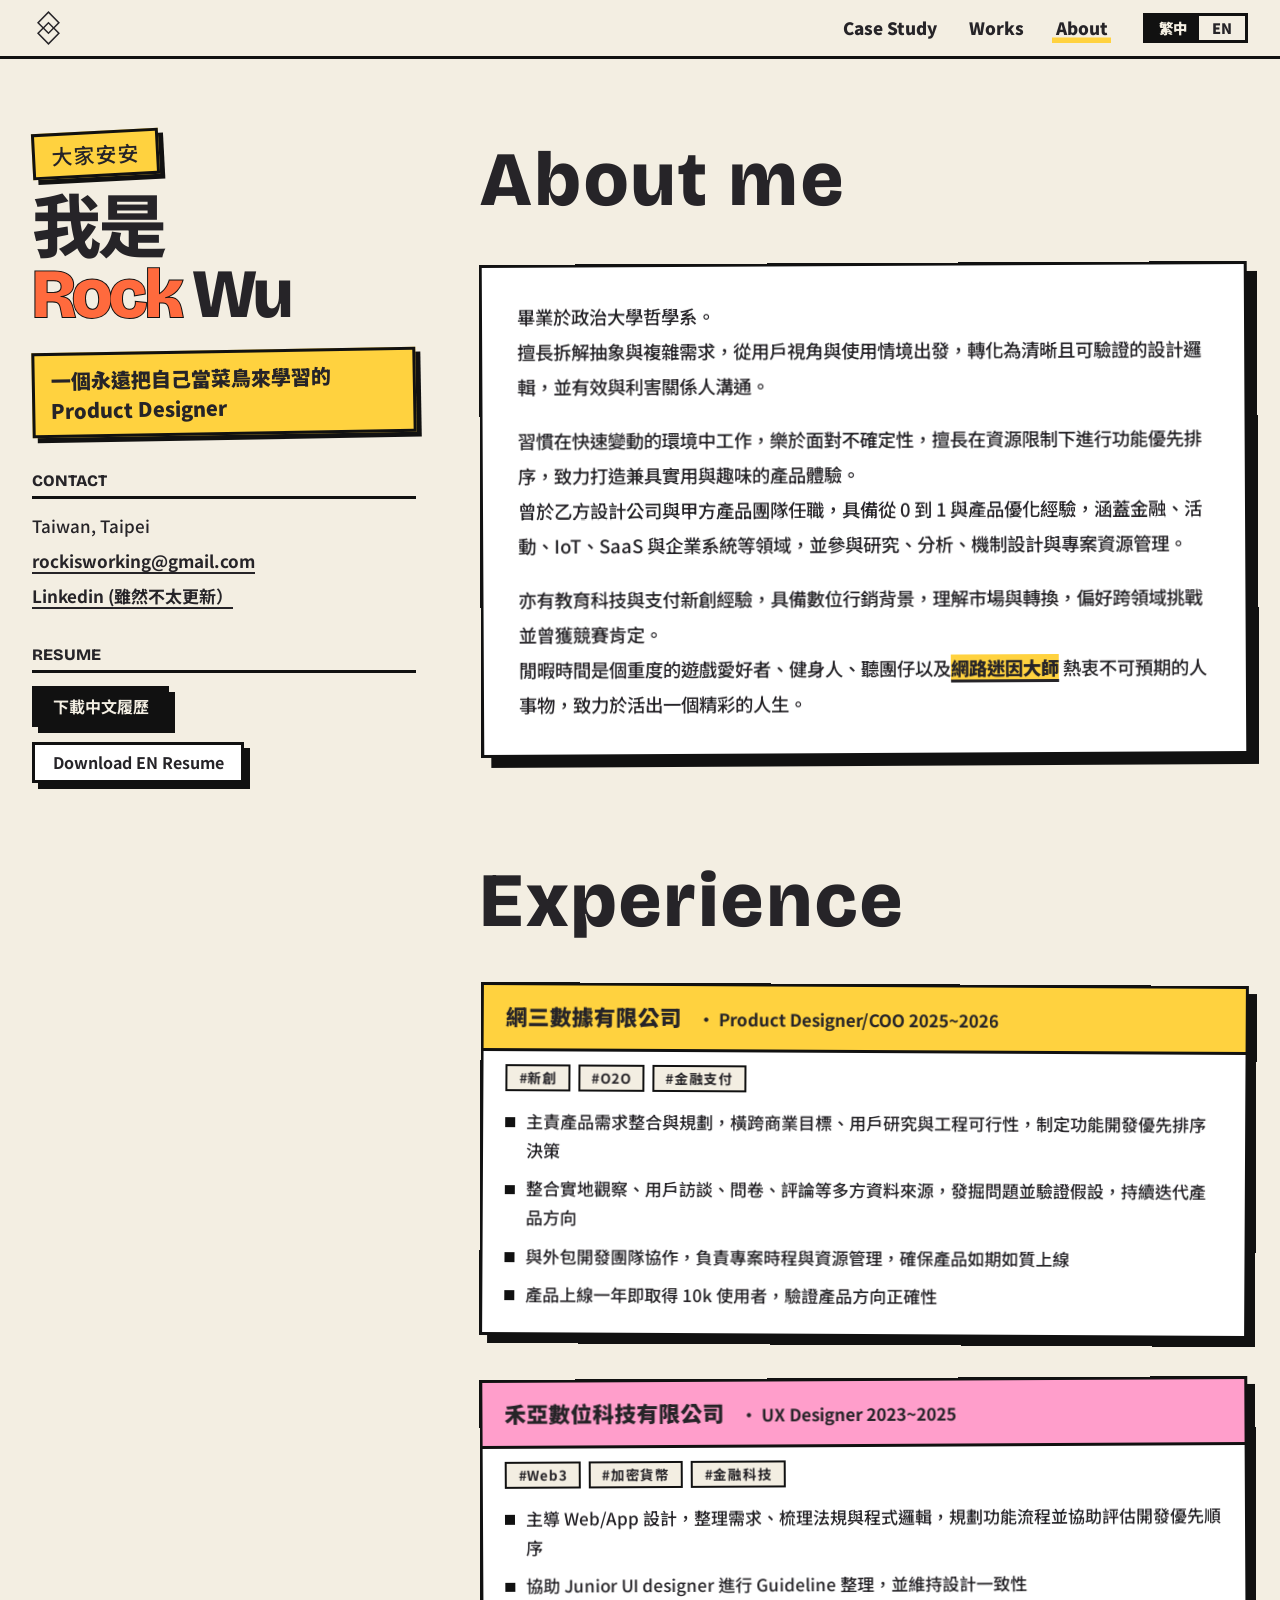
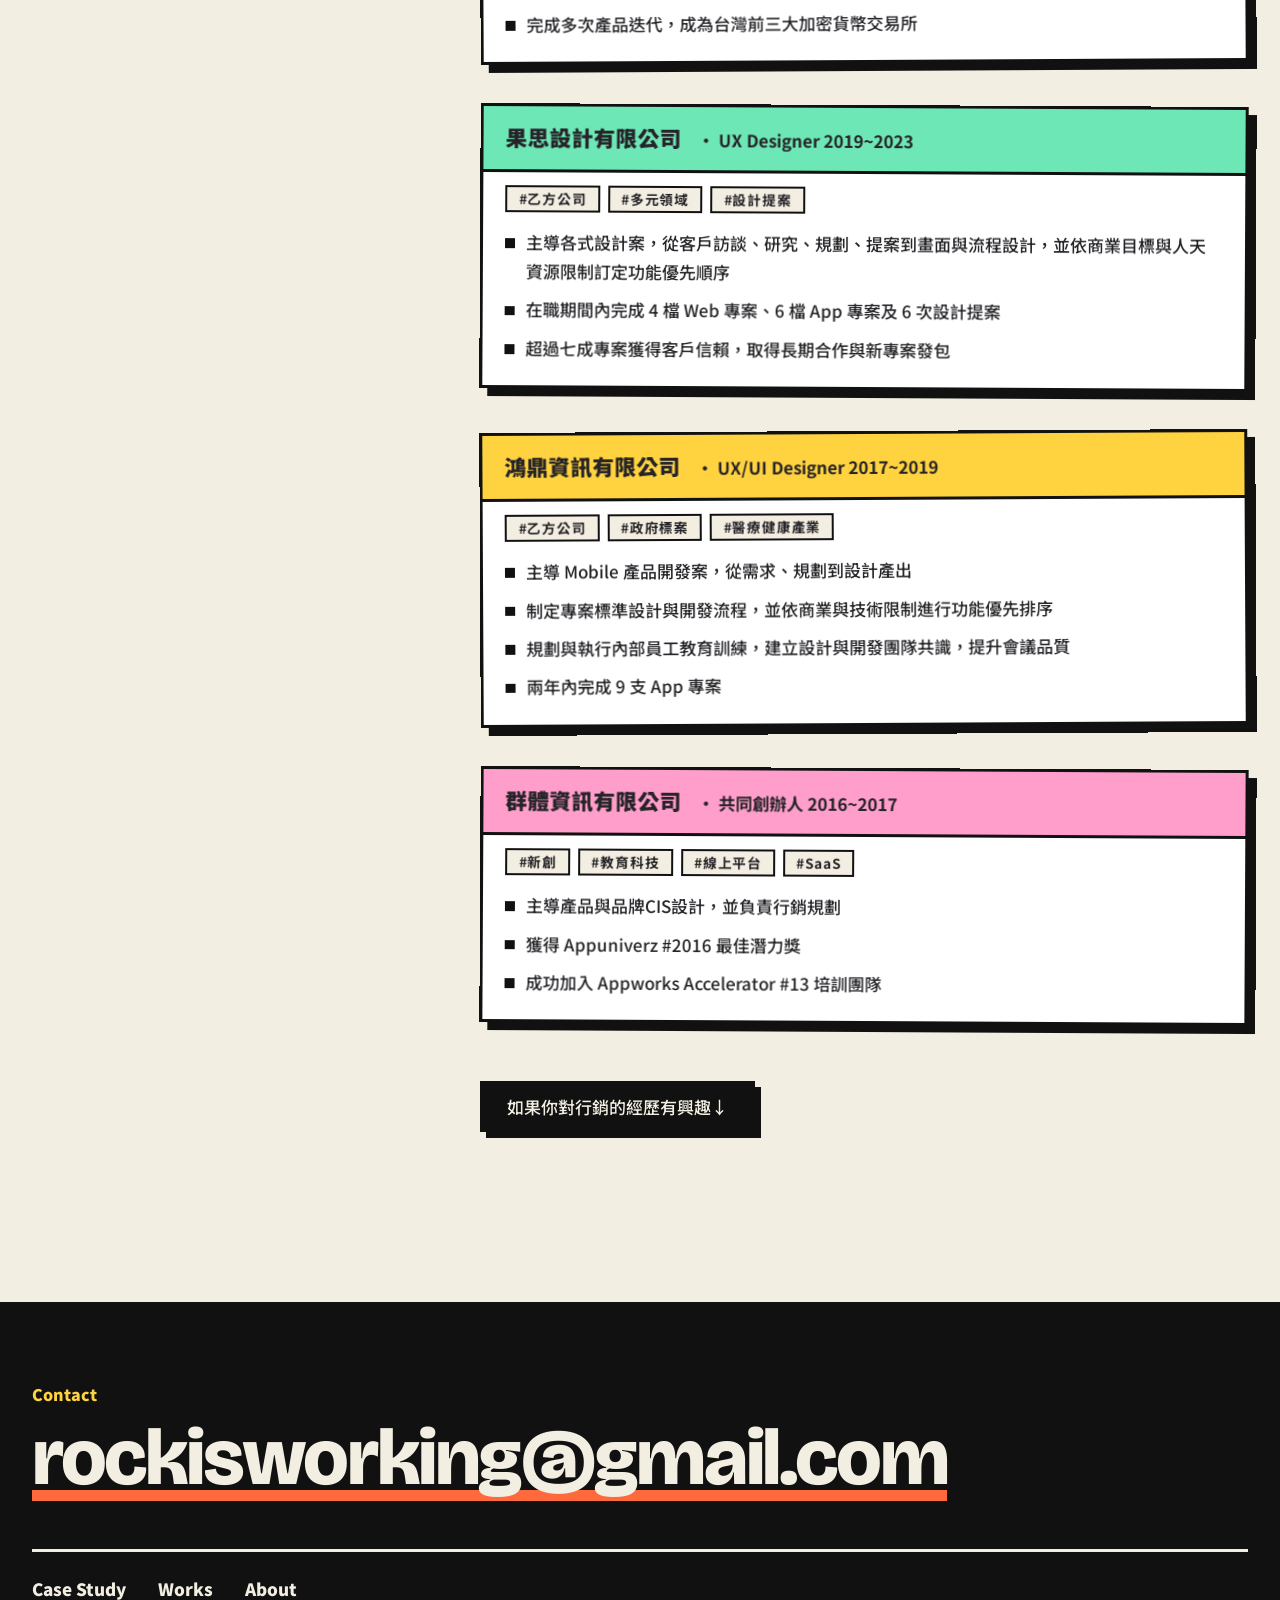
<file: about.html>
<!doctype html>
<html lang="zh-Hant">
<head>
  <meta charset="utf-8">
  <meta name="viewport" content="width=device-width, initial-scale=1">
  <title>About — Rock Wu</title>
  <meta name="description" content="Meet Rock Wu, a UX Designer with 8+ years of experience across fintech, B2B, and consumer apps. Based in Taiwan.">
  <!-- Canonical -->
  <link rel="canonical" href="https://rockisworking.tw/about.html">

  <!-- Open Graph -->
  <meta property="og:type"        content="profile">
  <meta property="og:url"         content="https://rockisworking.tw/about.html">
  <meta property="og:title"       content="About — Rock Wu">
  <meta property="og:description" content="Meet Rock Wu, a UX Designer with 8+ years of experience across fintech, B2B, and consumer apps. Based in Taiwan.">
  <meta property="og:image"       content="https://rockisworking.tw/assets/images/og_image.webp">
  <meta property="og:image:width"  content="1200">
  <meta property="og:image:height" content="630">

  <!-- Twitter Card -->
  <meta name="twitter:card"        content="summary_large_image">
  <meta name="twitter:title"       content="About — Rock Wu">
  <meta name="twitter:description" content="Meet Rock Wu, a UX Designer with 8+ years of experience across fintech, B2B, and consumer apps. Based in Taiwan.">
  <meta name="twitter:image"       content="https://rockisworking.tw/assets/images/og_image.webp">

  <link rel="icon" type="image/svg+xml" href="assets/images/favicon.svg">
  <link rel="preconnect" href="https://fonts.googleapis.com">
  <link rel="preconnect" href="https://fonts.gstatic.com" crossorigin>
  <link href="https://fonts.googleapis.com/css2?family=Bricolage+Grotesque:opsz,wght@12..96,700;12..96,800&family=Noto+Sans+TC:wght@500;700;900&display=swap" rel="stylesheet">
  <link rel="stylesheet" href="css/v2.css?v=1795504133">
  <script>
    /* Google Analytics（GA4）：本機預覽不送資料，只把事件印在 console 與 window.__gaDebug 方便檢查 */
    (function () {
      var id = 'G-4WFPJKY6EG';
      var local = ['localhost', '127.0.0.1', '[::1]'].indexOf(location.hostname) > -1;
      window.dataLayer = window.dataLayer || [];
      if (local) {
        window.gtag = function () { var a = [].slice.call(arguments); (window.__gaDebug = window.__gaDebug || []).push(a); console.info('[GA debug]', a); };
        return;
      }
      window.gtag = function () { dataLayer.push(arguments); };
      gtag('js', new Date()); gtag('config', id);
      var s = document.createElement('script'); s.async = true; s.src = 'https://www.googletagmanager.com/gtag/js?id=' + id; document.head.appendChild(s);
    })();
  </script>
</head>
<body data-root="">

  <header class="bar">
    <div class="bar-inner">
      <a class="logo" href="index.html" aria-label="Rock Wu">
        <img src="assets/images/favicon.svg" alt="">
      </a>
      <nav class="bar-nav" aria-label="主選單">
        <a href="index.html#case-study">Case Study</a>
        <a href="index.html#work">Works</a>
        <a class="active" href="about.html">About</a>
      </nav>
      <div class="lang" role="group" aria-label="語言"><span class="on" data-lang="zh" role="button" tabindex="0">繁中</span><span data-lang="en" role="button" tabindex="0">EN</span></div>
    </div>
  </header>

<main>
  <div class="about">

    <aside class="about-side">
      <p class="hello" data-zh="大家安安" data-en="Hey there 👋">大家安安</p>
      <h1 class="about-name" data-zh="我是&lt;br&gt;&lt;em&gt;Rock&lt;/em&gt; Wu" data-en="I'm&lt;br&gt;&lt;em&gt;Rock&lt;/em&gt; Wu">我是<br><em>Rock</em> Wu</h1>
      <p class="about-tag" data-zh="一個永遠把自己當菜鳥來學習的 Product Designer" data-en="A Product Designer who never stops learning like it&#x27;s day one">一個永遠把自己當菜鳥來學習的 Product Designer</p>

      <h2>Contact</h2>
      <ul>
        <li>Taiwan, Taipei</li>
        <li><a href="mailto:rockisworking@gmail.com">rockisworking@gmail.com</a></li>
        <li data-zh="&lt;a href=&quot;https://www.linkedin.com/in/rockwoo/&quot; target=&quot;_blank&quot; rel=&quot;noopener&quot;&gt;Linkedin (雖然不太更新）&lt;/a&gt;" data-en="LinkedIn (not very active)"><a href="https://www.linkedin.com/in/rockwoo/" target="_blank" rel="noopener">Linkedin (雖然不太更新）</a></li>
      </ul>

      <h2>Resume</h2>
      <div class="btns">
        <a class="btn btn-ink" href="assets/resume%20TC_202610_v2.pdf" target="_blank" rel="noopener" onclick="if(typeof gtag==='function')gtag('event','resume_download',{resume_lang:'zh'})">下載中文履歷</a>
        <a class="btn" href="assets/resume%20EN_202610_v2.pdf" target="_blank" rel="noopener" onclick="if(typeof gtag==='function')gtag('event','resume_download',{resume_lang:'en'})">Download EN Resume</a>
      </div>
    </aside>

    <div class="about-main">

      <h2 class="sec-title">About me</h2>
      <div class="about-me">
        <p data-zh="畢業於政治大學哲學系。&lt;br&gt;擅長拆解抽象與複雜需求，從用戶視角與使用情境出發，轉化為清晰且可驗證的設計邏輯，並有效與利害關係人溝通。" data-en="Philosophy graduate from National Chengchi University.&lt;br&gt;I excel at untangling abstract and complex requirements — approaching each feature from the user&#x27;s perspective and context of use, then translating it into clear, verifiable design logic, and communicating it effectively with stakeholders.">畢業於政治大學哲學系。<br>擅長拆解抽象與複雜需求，從用戶視角與使用情境出發，轉化為清晰且可驗證的設計邏輯，並有效與利害關係人溝通。</p>
        <p data-zh="習慣在快速變動的環境中工作，樂於面對不確定性，擅長在資源限制下進行功能優先排序，致力打造兼具實用與趣味的產品體驗。&lt;br&gt;曾於乙方設計公司與甲方產品團隊任職，具備從 0 到 1 與產品優化經驗，涵蓋金融、活動、IoT、SaaS 與企業系統等領域，並參與研究、分析、機制設計與專案資源管理。" data-en="I&#x27;m used to working in fast-changing environments, enjoy embracing uncertainty, and I&#x27;m skilled at prioritizing features under resource constraints to build product experiences that are both practical and enjoyable.&lt;br&gt;I&#x27;ve worked at both design agencies and in-house product teams, with experience spanning 0-to-1 product building and iterative optimization across finance, events, IoT, SaaS, and enterprise systems — covering research, analysis, feature design, and project resource management.">習慣在快速變動的環境中工作，樂於面對不確定性，擅長在資源限制下進行功能優先排序，致力打造兼具實用與趣味的產品體驗。<br>曾於乙方設計公司與甲方產品團隊任職，具備從 0 到 1 與產品優化經驗，涵蓋金融、活動、IoT、SaaS 與企業系統等領域，並參與研究、分析、機制設計與專案資源管理。</p>
        <p data-zh="亦有教育科技與支付新創經驗，具備數位行銷背景，理解市場與轉換，偏好跨領域挑戰並曾獲競賽肯定。&lt;br&gt;閒暇時間是個重度的遊戲愛好者、健身人、聽團仔以及&lt;a href=&#x27;https://www.youtube.com/watch?v=dQw4w9WgXcQ&#x27; target=&#x27;_blank&#x27; rel=&#x27;noopener&#x27; class=&#x27;cs-inline-link&#x27;&gt;網路迷因大師&lt;/a&gt; 熱衷不可預期的人事物，致力於活出一個精彩的人生。" data-en="I also bring experience from edtech and payments startups, with a digital marketing background and an understanding of market dynamics and conversion — I enjoy cross-domain challenges and have award-winning work to show for it.&lt;br&gt;Off the clock, I&#x27;m a hardcore gamer, a gym rat, a live-music fan, and a certified &lt;a href=&#x27;https://www.youtube.com/watch?v=dQw4w9WgXcQ&#x27; target=&#x27;_blank&#x27; rel=&#x27;noopener&#x27; class=&#x27;cs-inline-link&#x27;&gt;internet meme connoisseur&lt;/a&gt;. I thrive on the unexpected and I&#x27;m on a mission to live a genuinely interesting life.">亦有教育科技與支付新創經驗，具備數位行銷背景，理解市場與轉換，偏好跨領域挑戰並曾獲競賽肯定。<br>閒暇時間是個重度的遊戲愛好者、健身人、聽團仔以及<a href='https://www.youtube.com/watch?v=dQw4w9WgXcQ' target='_blank' rel='noopener' class='cs-inline-link'>網路迷因大師</a> 熱衷不可預期的人事物，致力於活出一個精彩的人生。</p>
      </div>

      <h2 class="sec-title">Experience</h2>

      <article class="exp c-yellow">
        <div class="exp-head"><span class="co">網三數據有限公司</span><span class="rd">· Product Designer/COO 2025~2026</span></div>
        <div class="exp-tags"><span data-zh="#新創" data-en="#Startup">#新創</span><span>#O2O</span><span data-zh="#金融支付" data-en="#FinTech">#金融支付</span></div>
        <ul>
          <li data-zh="主責產品需求整合與規劃，橫跨商業目標、用戶研究與工程可行性，制定功能開發優先排序決策" data-en="Owned product requirement integration and planning across business goals, user research, and engineering feasibility, driving feature prioritization decisions">主責產品需求整合與規劃，橫跨商業目標、用戶研究與工程可行性，制定功能開發優先排序決策</li>
          <li data-zh="整合實地觀察、用戶訪談、問卷、評論等多方資料來源，發掘問題並驗證假設，持續迭代產品方向" data-en="Synthesized field observations, user interviews, surveys, and app reviews to uncover problems, validate hypotheses, and continuously iterate on product direction">整合實地觀察、用戶訪談、問卷、評論等多方資料來源，發掘問題並驗證假設，持續迭代產品方向</li>
          <li data-zh="與外包開發團隊協作，負責專案時程與資源管理，確保產品如期如質上線" data-en="Collaborated with outsourced dev teams, managing project timelines and resources to ensure on-time, on-quality launches">與外包開發團隊協作，負責專案時程與資源管理，確保產品如期如質上線</li>
          <li data-zh="產品上線一年即取得 10k 使用者，驗證產品方向正確性" data-en="Reached 10K users within one year of launch, validating the product direction">產品上線一年即取得 10k 使用者，驗證產品方向正確性</li>
        </ul>
      </article>

      <article class="exp c-pink">
        <div class="exp-head"><span class="co">禾亞數位科技有限公司</span><span class="rd">· UX Designer 2023~2025</span></div>
        <div class="exp-tags"><span>#Web3</span><span data-zh="#加密貨幣" data-en="#Crypto">#加密貨幣</span><span data-zh="#金融科技" data-en="#FinTech">#金融科技</span></div>
        <ul>
          <li data-zh="主導 Web/App 設計，整理需求、梳理法規與程式邏輯，規劃功能流程並協助評估開發優先順序" data-en="Led Web/App design — gathered requirements, untangled regulatory and technical logic, defined feature flows, and helped assess development priorities">主導 Web/App 設計，整理需求、梳理法規與程式邏輯，規劃功能流程並協助評估開發優先順序</li>
          <li data-zh="協助 Junior UI designer 進行 Guideline 整理，並維持設計一致性" data-en="Supported junior UI designers in building and maintaining the design guideline and visual consistency">協助 Junior UI designer 進行 Guideline 整理，並維持設計一致性</li>
          <li data-zh="完成多次產品迭代，成為台灣前三大加密貨幣交易所" data-en="Drove multiple product iterations, helping the platform grow to become one of Taiwan&#x27;s top 3 crypto exchanges">完成多次產品迭代，成為台灣前三大加密貨幣交易所</li>
        </ul>
      </article>

      <article class="exp c-mint">
        <div class="exp-head"><span class="co">果思設計有限公司</span><span class="rd">· UX Designer 2019~2023</span></div>
        <div class="exp-tags"><span data-zh="#乙方公司" data-en="#DesignAgency">#乙方公司</span><span data-zh="#多元領域" data-en="#MultiDomain">#多元領域</span><span data-zh="#設計提案" data-en="#DesignPitch">#設計提案</span></div>
        <ul>
          <li data-zh="主導各式設計案，從客戶訪談、研究、規劃、提案到畫面與流程設計，並依商業目標與人天資源限制訂定功能優先順序" data-en="Led end-to-end design projects — from client interviews, research, and planning through pitching, screen, and flow design — prioritizing features against business goals and person-day constraints">主導各式設計案，從客戶訪談、研究、規劃、提案到畫面與流程設計，並依商業目標與人天資源限制訂定功能優先順序</li>
          <li data-zh="在職期間內完成 4 檔 Web 專案、6 檔 App 專案及 6 次設計提案" data-en="Delivered 4 web projects, 6 app projects, and 6 design pitches during tenure">在職期間內完成 4 檔 Web 專案、6 檔 App 專案及 6 次設計提案</li>
          <li data-zh="超過七成專案獲得客戶信賴，取得長期合作與新專案發包" data-en="Over 70% of projects led to long-term partnerships or new project engagements">超過七成專案獲得客戶信賴，取得長期合作與新專案發包</li>
        </ul>
      </article>

      <article class="exp c-yellow">
        <div class="exp-head"><span class="co">鴻鼎資訊有限公司</span><span class="rd">· UX/UI Designer 2017~2019</span></div>
        <div class="exp-tags"><span data-zh="#乙方公司" data-en="#DesignAgency">#乙方公司</span><span data-zh="#政府標案" data-en="#GovernmentTender">#政府標案</span><span data-zh="#醫療健康產業" data-en="#Healthcare">#醫療健康產業</span></div>
        <ul>
          <li data-zh="主導 Mobile 產品開發案，從需求、規劃到設計產出" data-en="Led mobile product development from requirements and planning through to final design deliverables">主導 Mobile 產品開發案，從需求、規劃到設計產出</li>
          <li data-zh="制定專案標準設計與開發流程，並依商業與技術限制進行功能優先排序" data-en="Established standardized design and development workflows, prioritizing features against business and technical constraints">制定專案標準設計與開發流程，並依商業與技術限制進行功能優先排序</li>
          <li data-zh="規劃與執行內部員工教育訓練，建立設計與開發團隊共識，提升會議品質" data-en="Planned and ran internal training programs to align design and dev teams, improving meeting quality">規劃與執行內部員工教育訓練，建立設計與開發團隊共識，提升會議品質</li>
          <li data-zh="兩年內完成 9 支 App 專案" data-en="Delivered 9 app projects within two years">兩年內完成 9 支 App 專案</li>
        </ul>
      </article>

      <article class="exp c-pink">
        <div class="exp-head"><span class="co">群體資訊有限公司</span><span class="rd" data-zh="· 共同創辦人 2016~2017" data-en="· Co-Founder 2016~2017">· 共同創辦人 2016~2017</span></div>
        <div class="exp-tags"><span data-zh="#新創" data-en="#Startup">#新創</span><span data-zh="#教育科技" data-en="#EdTech">#教育科技</span><span data-zh="#線上平台" data-en="#OnlinePlatform">#線上平台</span><span>#SaaS</span></div>
        <ul>
          <li data-zh="主導產品與品牌CIS設計，並負責行銷規劃" data-en="Led product and brand identity design, and owned marketing strategy">主導產品與品牌CIS設計，並負責行銷規劃</li>
          <li data-zh="獲得 Appuniverz #2016 最佳潛力獎" data-en="Won Best Potential Award at Appuniverz #2016">獲得 Appuniverz #2016 最佳潛力獎</li>
          <li data-zh="成功加入 Appworks Accelerator #13 培訓團隊" data-en="Selected into AppWorks Accelerator Batch #13">成功加入 Appworks Accelerator #13 培訓團隊</li>
        </ul>
      </article>

      <button class="btn btn-ink exp-btn" id="expBtn" type="button" aria-expanded="false" aria-controls="expHidden" data-zh="如果你對行銷的經歷有興趣↓" data-en="Curious about my marketing background? ↓">如果你對行銷的經歷有興趣↓</button>

      <div class="exp-hidden" id="expHidden">
        <article class="exp c-yellow">
          <div class="exp-head"><span class="co">米斯克科技股份有限公司</span><span class="rd" data-zh="· 平面設計/行銷 2017" data-en="· Graphic Design / Marketing 2017">· 平面設計/行銷 2017</span></div>
          <ul>
            <li data-zh="設計行銷素材，並協助執行社群媒體行銷策略" data-en="Designed marketing creatives and assisted in executing social media marketing strategies">設計行銷素材，並協助執行社群媒體行銷策略</li>
            <li data-zh="管理並訓練 8 名實習生" data-en="Managed and mentored 8 interns">管理並訓練 8 名實習生</li>
            <li data-zh="單次廣告素材獲超過 3,000 次下載" data-en="A single ad creative achieved over 3,000 downloads">單次廣告素材獲超過 3,000 次下載</li>
          </ul>
        </article>
        <article class="exp c-pink">
          <div class="exp-head"><span class="co">記憶家資訊有限公司</span><span class="rd" data-zh="· 網路行銷 2015~2016" data-en="· Digital Marketing 2015~2016">· 網路行銷 2015~2016</span></div>
          <ul>
            <li data-zh="負責行銷策略規劃與廣告投放優化" data-en="Owned marketing strategy planning and ad campaign optimization">負責行銷策略規劃與廣告投放優化</li>
            <li data-zh="成功降低廣告 CPA 至 8 元台幣" data-en="Successfully reduced ad CPA to NTD 8">成功降低廣告 CPA 至 8 元台幣</li>
            <li data-zh="單週取得有效名單近兩百筆" data-en="Generated close to 200 qualified leads in a single week">單週取得有效名單近兩百筆</li>
          </ul>
        </article>
      </div>

    </div>
  </div>
</main>

  <footer id="contact" class="foot">
    <div class="foot-inner">
      <p class="foot-label">Contact</p>
      <a class="foot-mail" href="mailto:rockisworking@gmail.com">rockisworking@gmail.com</a>
      <nav class="foot-nav" aria-label="頁尾選單">
        <a href="index.html#case-study">Case Study</a>
        <a href="index.html#work">Works</a>
        <a href="about.html">About</a>
      </nav>
    </div>
  </footer>

  <button id="go-top" type="button" aria-label="回到頂部"><img src="assets/images/icon-gototop.svg" alt=""></button>

  <script src="js/v2.js?v=1795504133"></script>
</body>
</html>
</file>
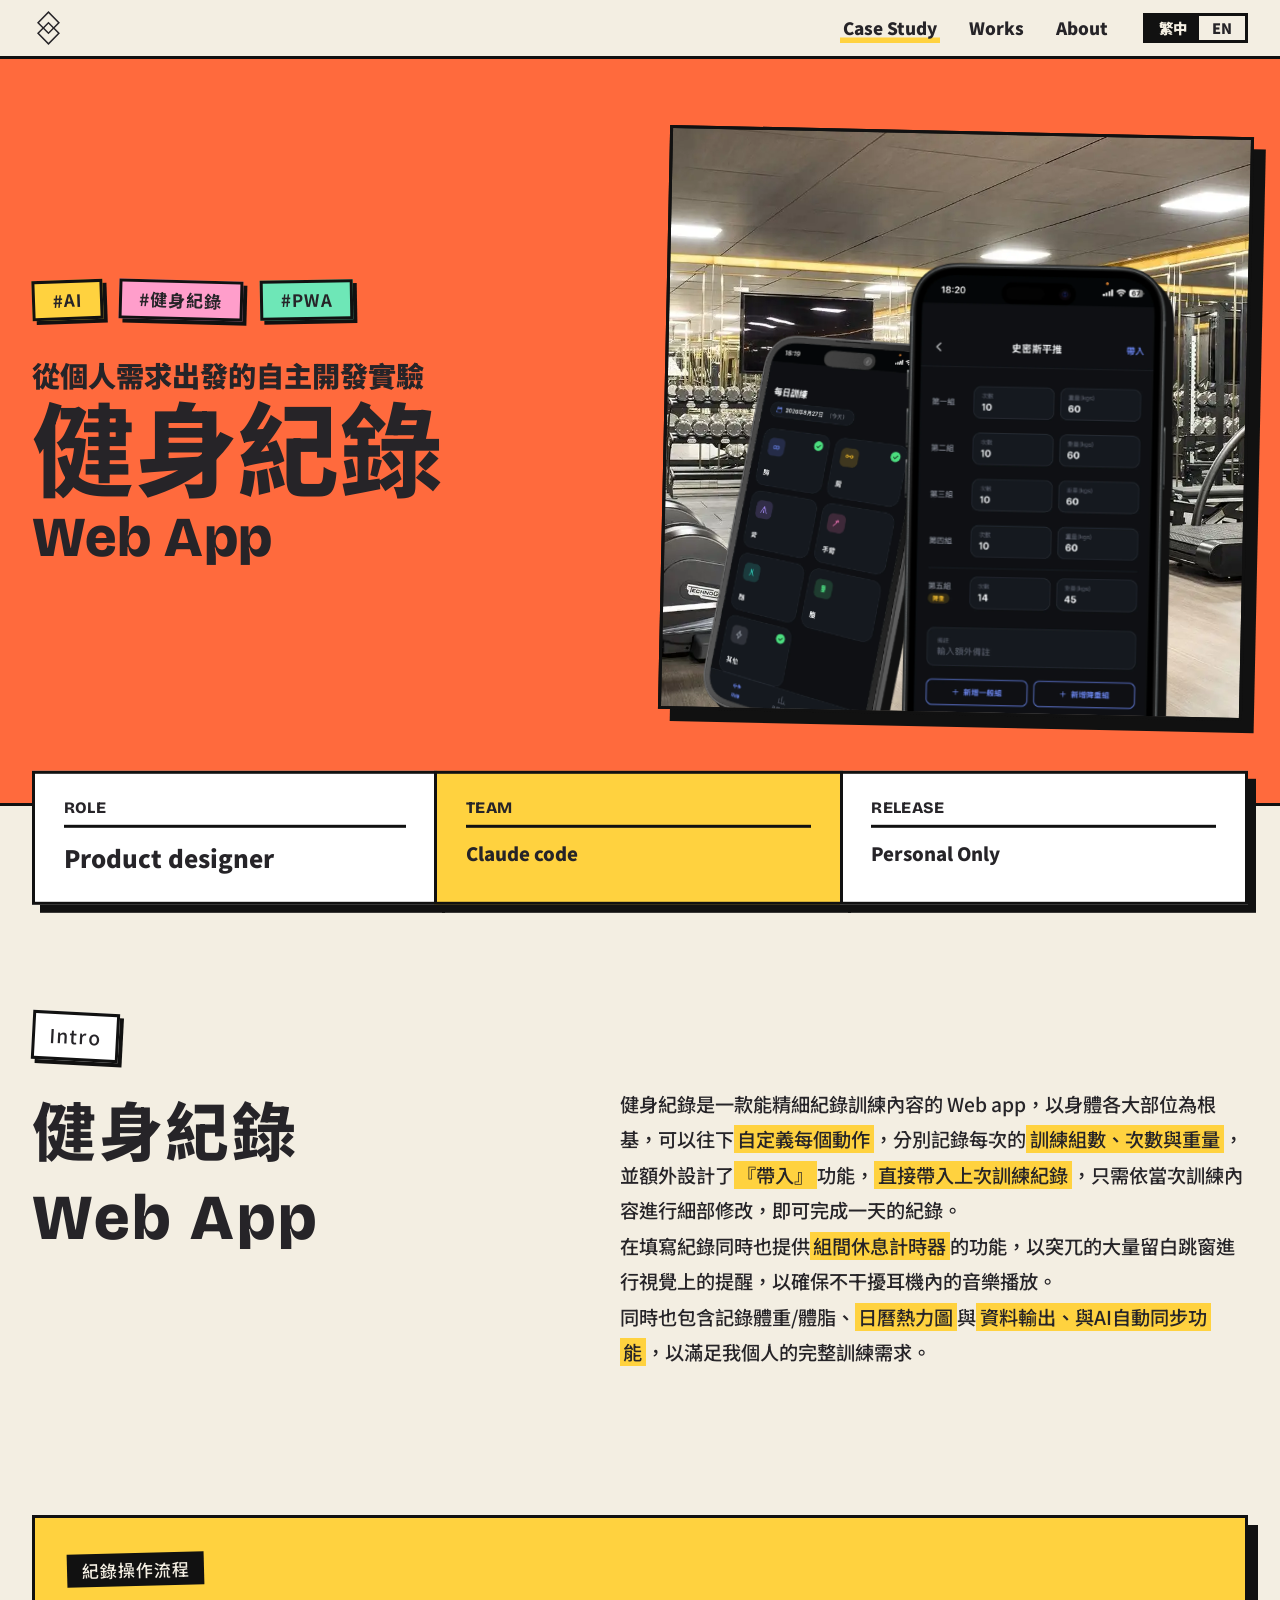
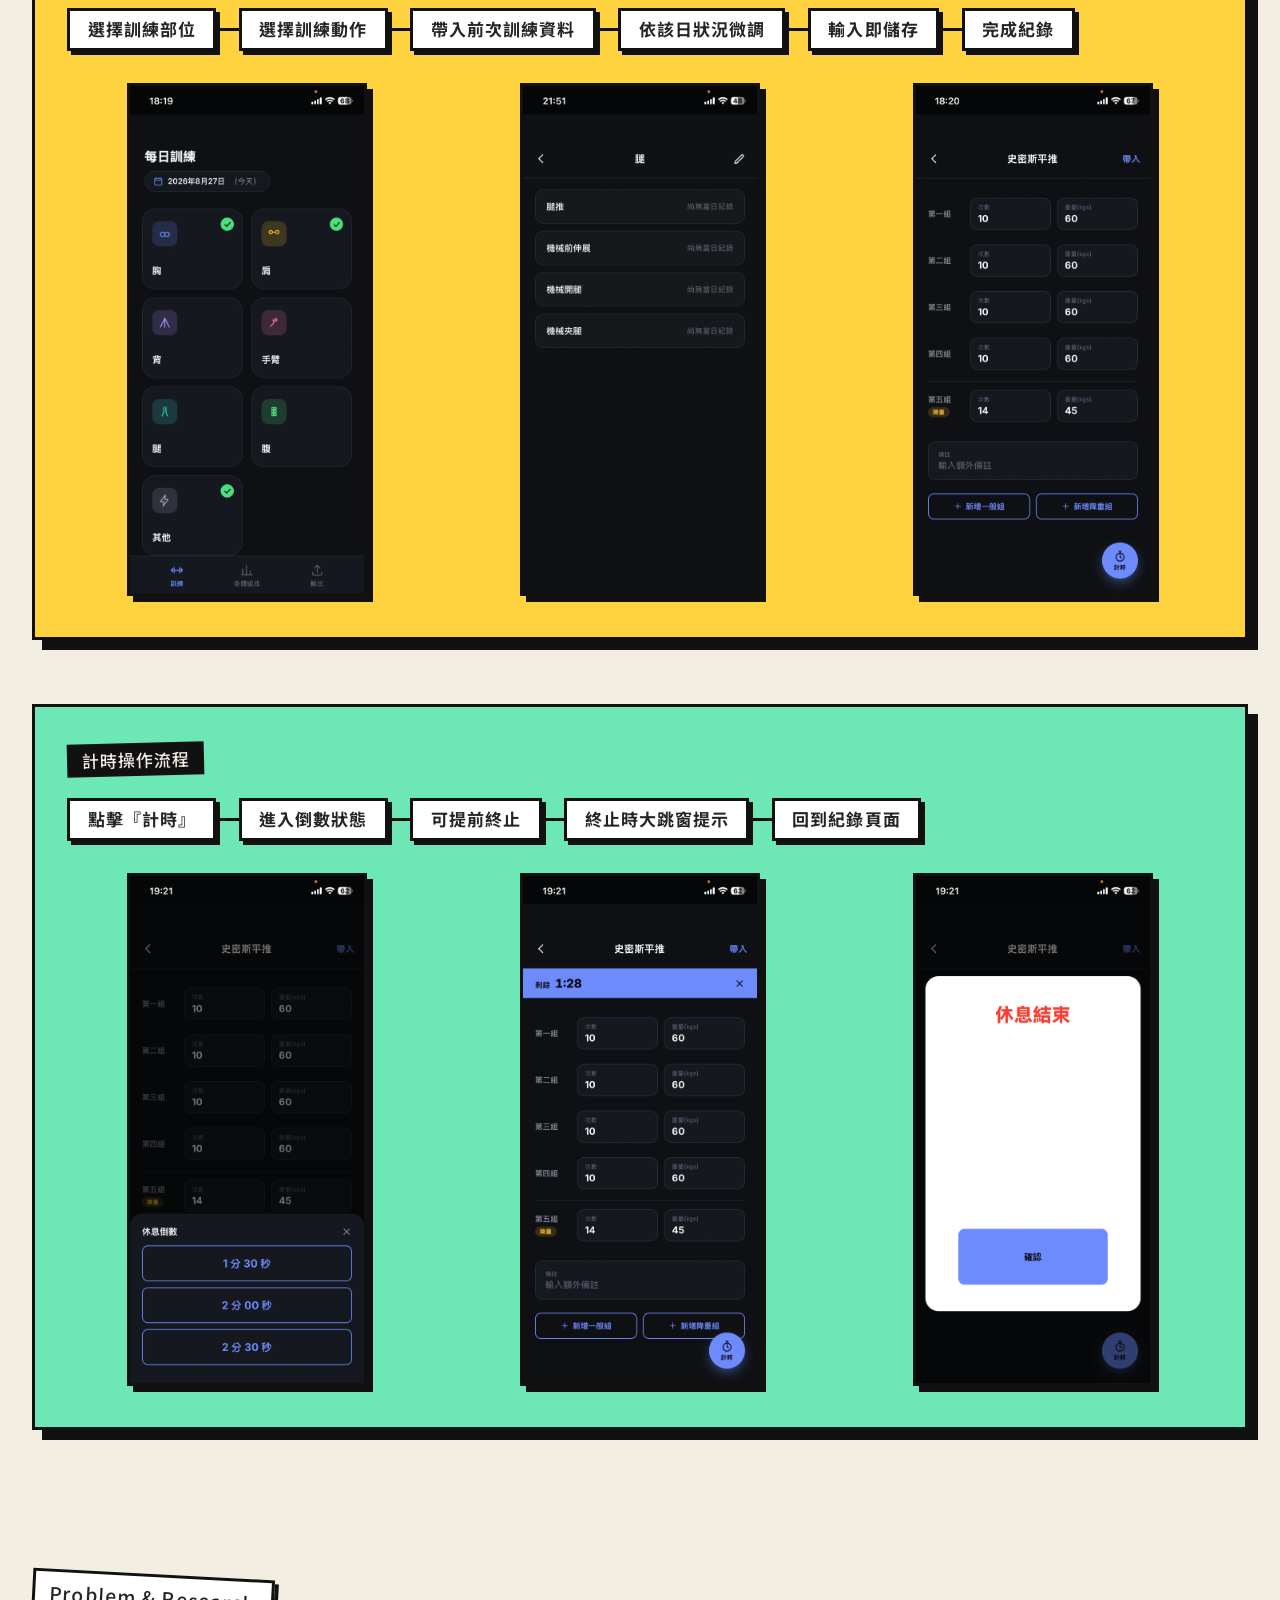
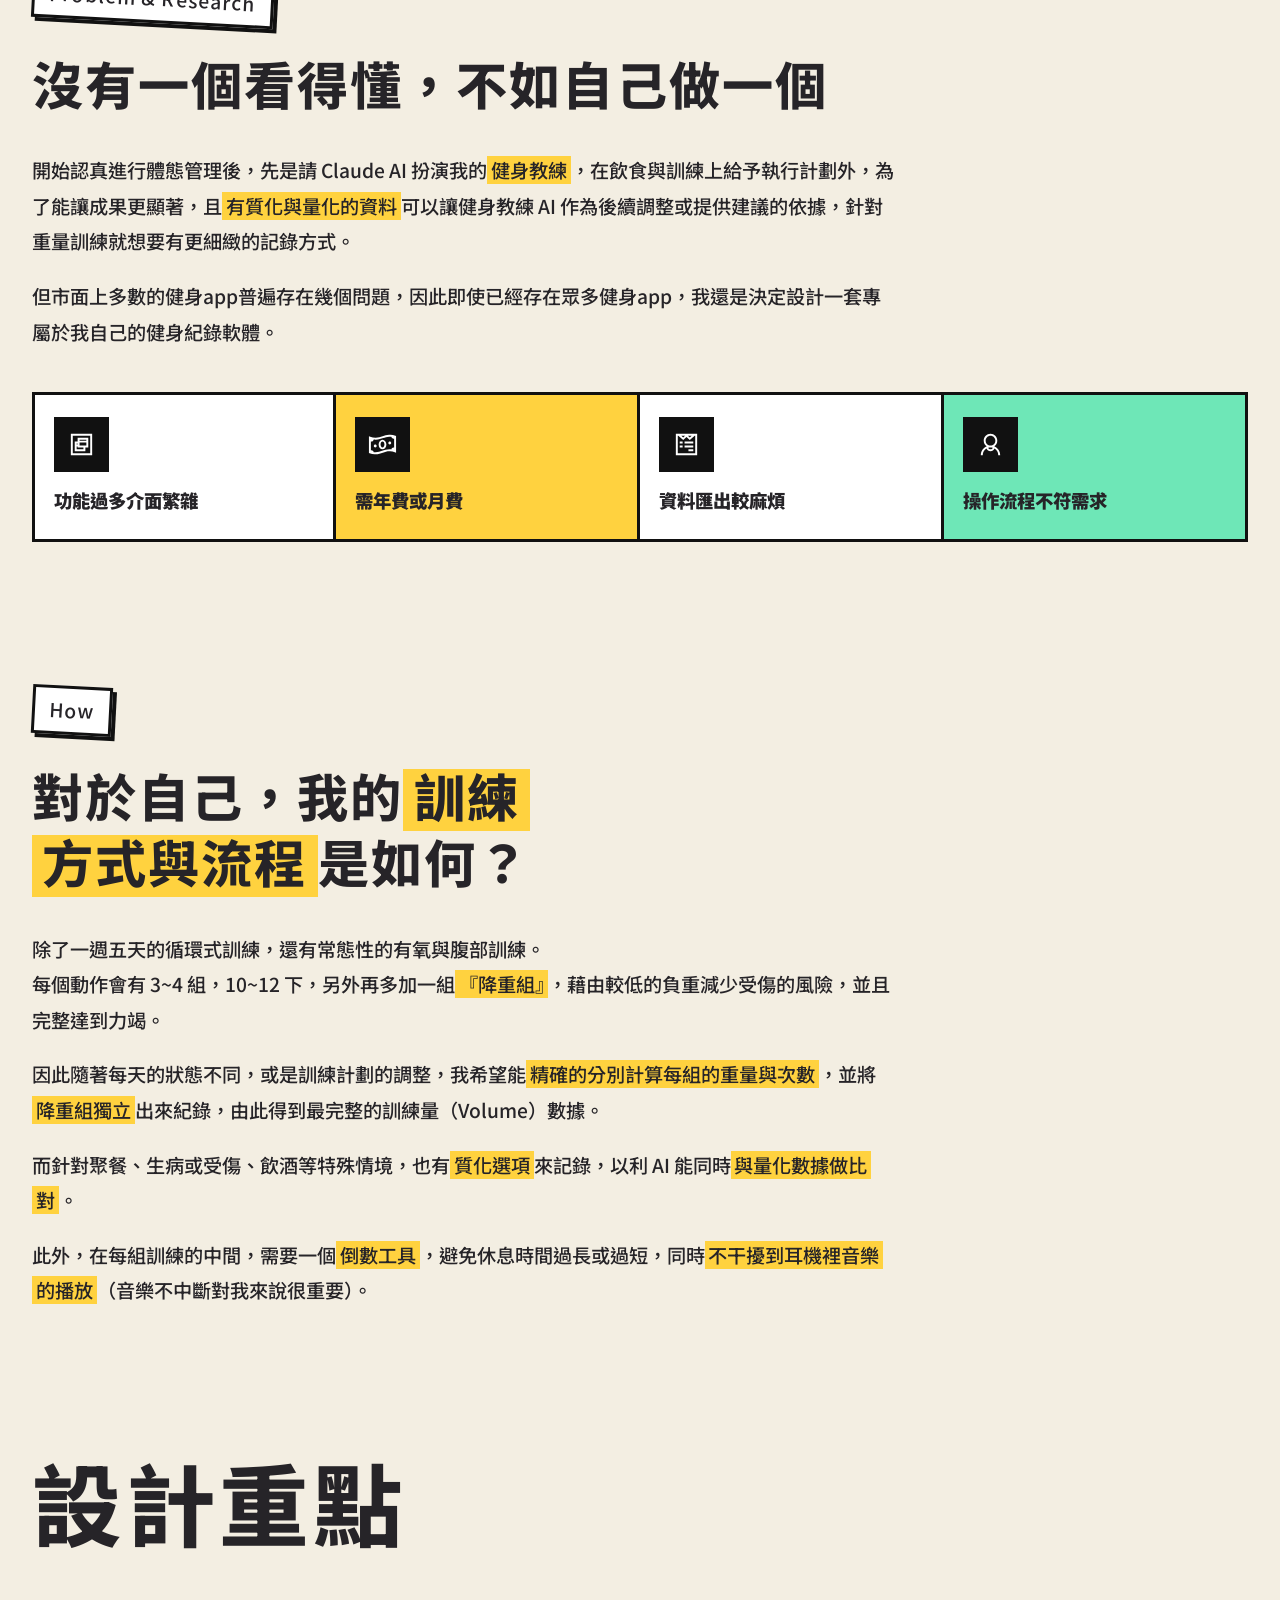
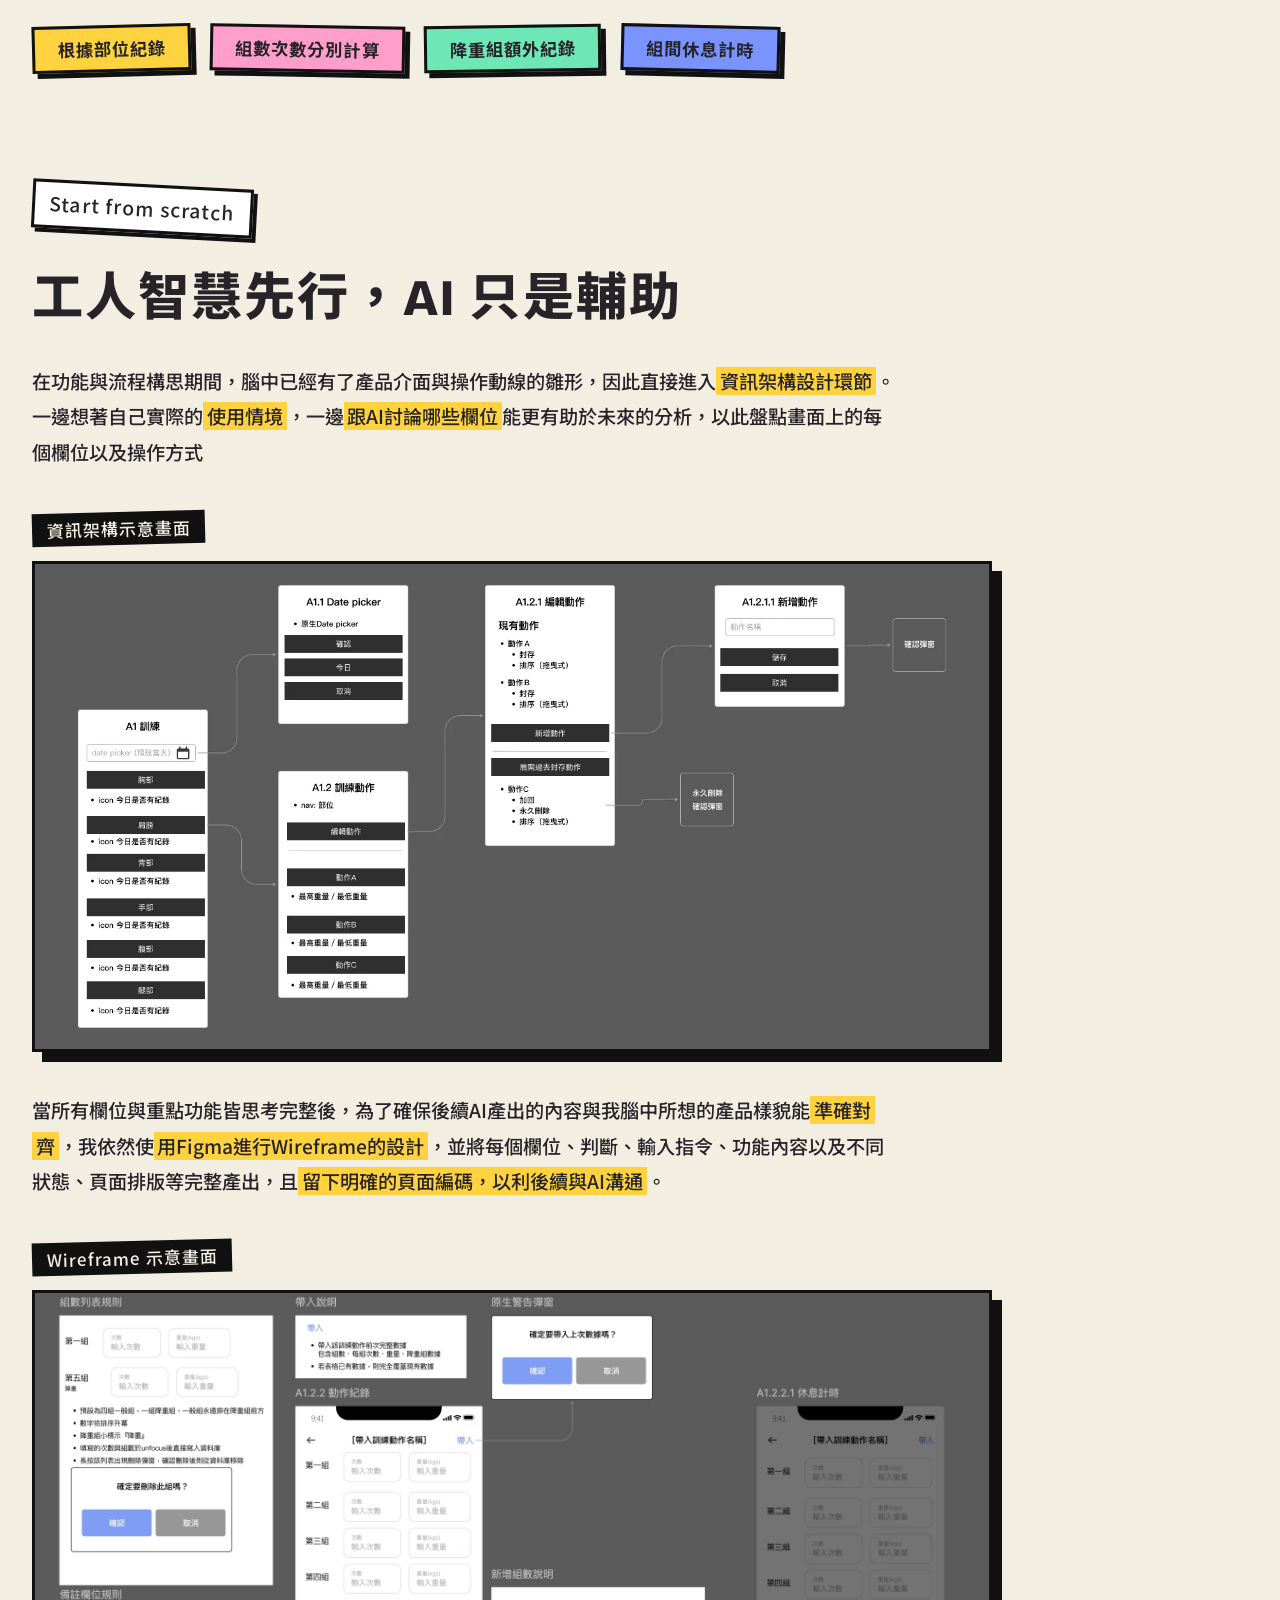
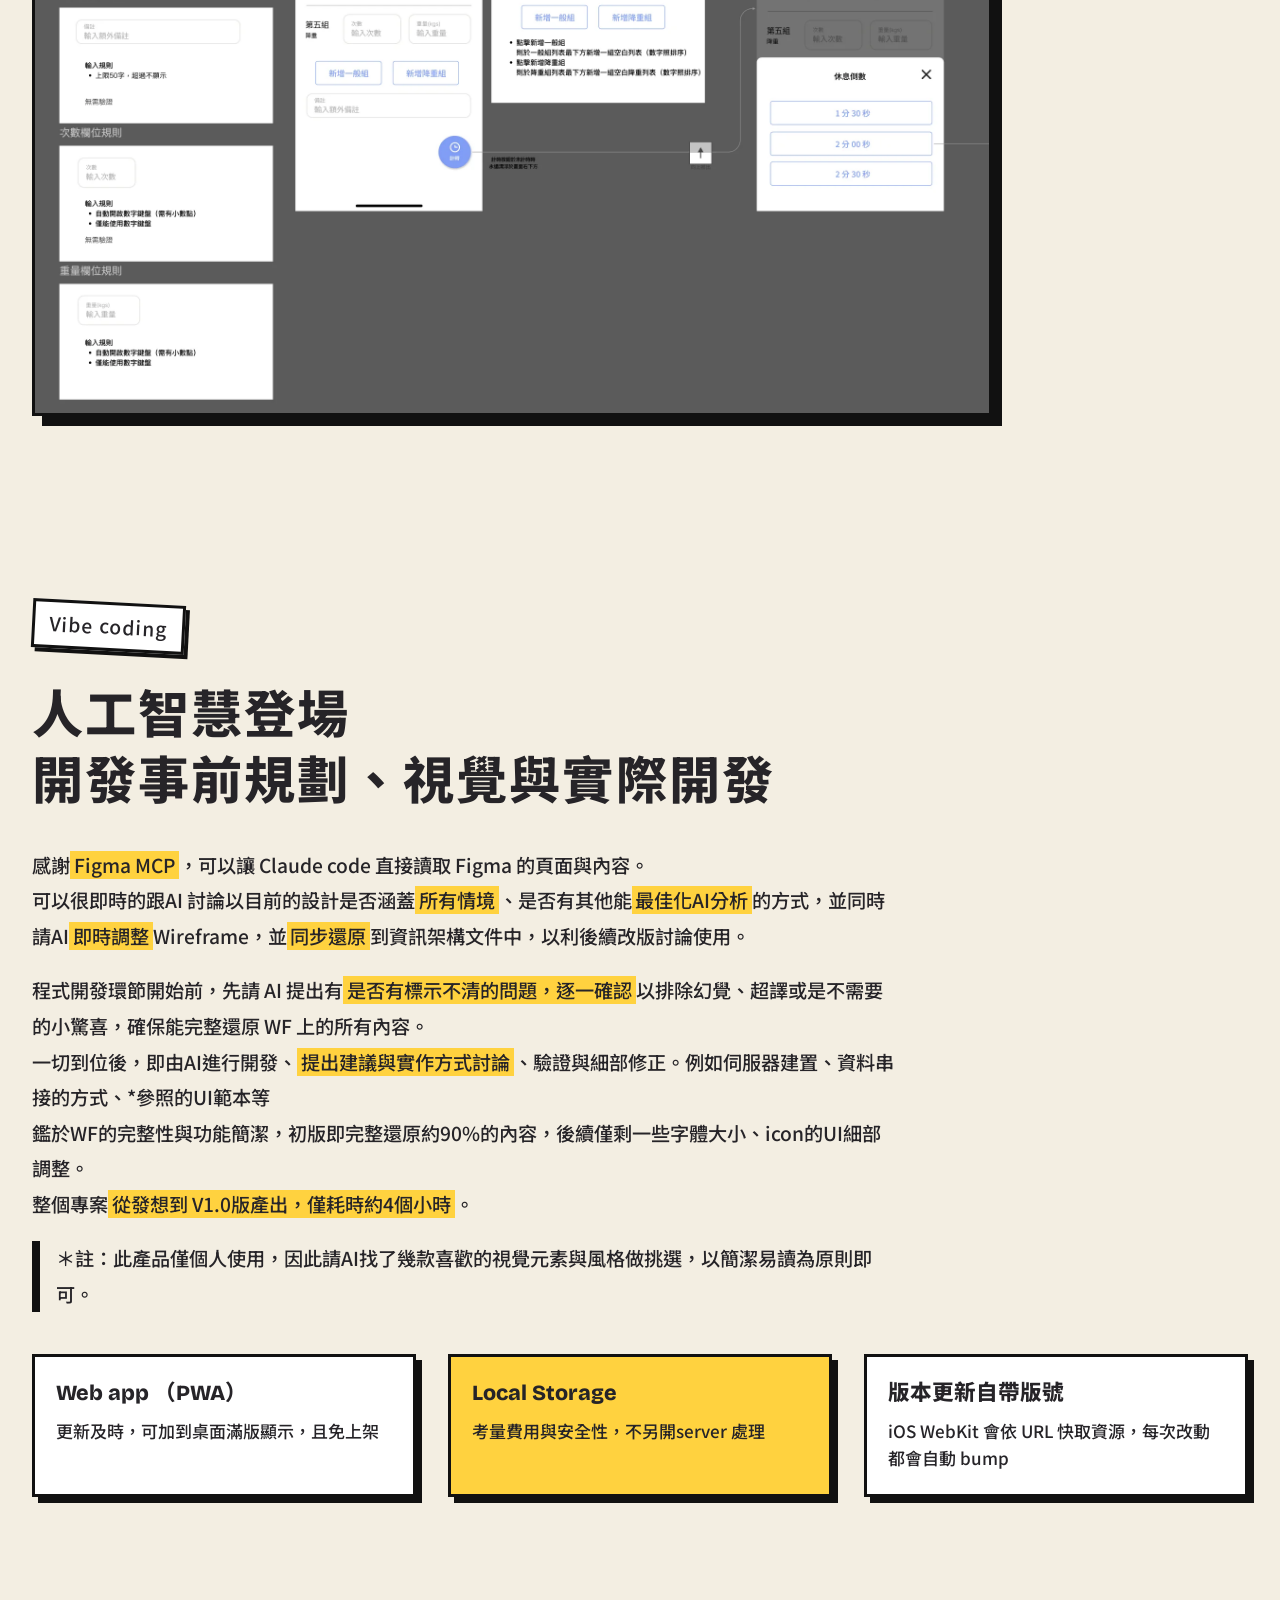
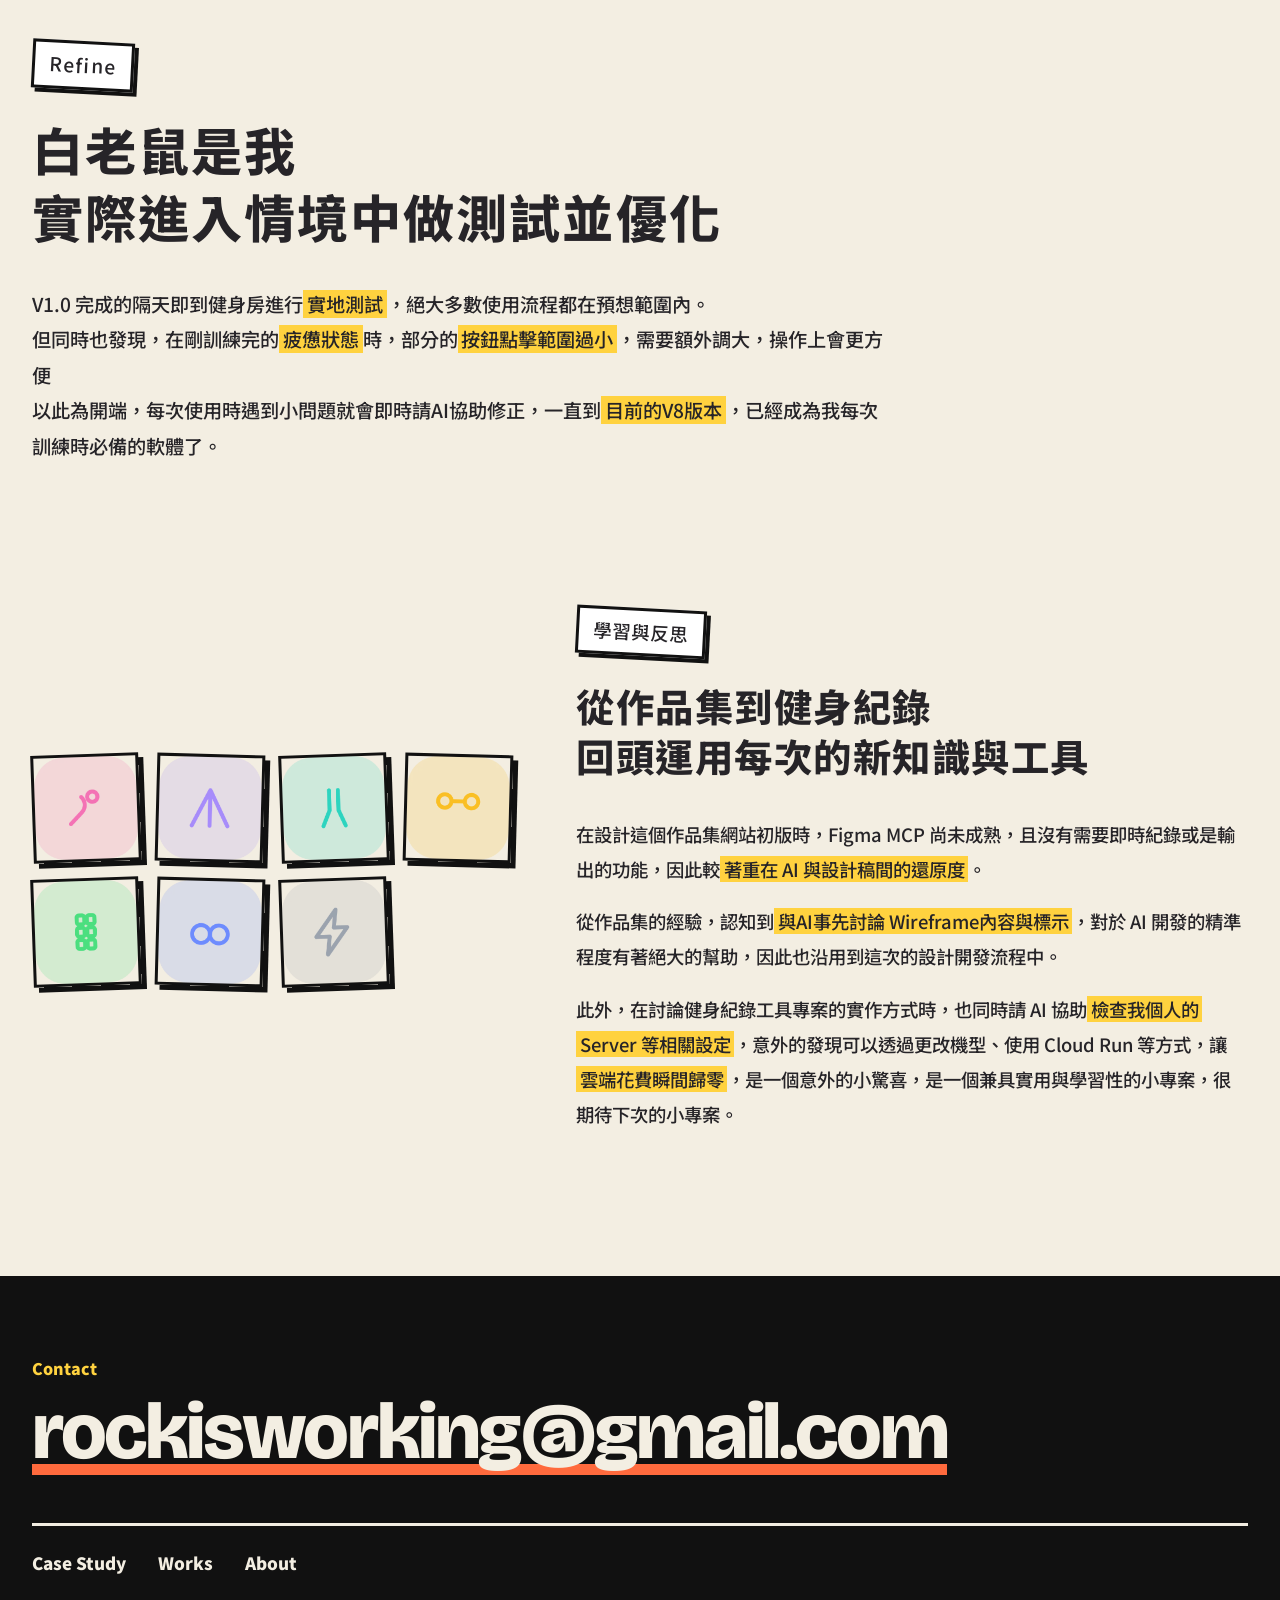
<file: case-study-fitness.html>
<!doctype html>
<html lang="zh-Hant">
<head>
  <meta charset="utf-8">
  <meta name="viewport" content="width=device-width, initial-scale=1">
  <title>健身紀錄 Web App — Rock Wu</title>
  <meta name="description" content="從個人需求出發的自主開發實驗：與 AI 協作打造的個人健身紀錄 Web App，一個 UX 設計師的 side project 開發紀實。">
  <!-- Canonical -->
  <link rel="canonical" href="https://rockisworking.tw/case-study-fitness.html">

  <!-- Open Graph -->
  <meta property="og:type"        content="article">
  <meta property="og:url"         content="https://rockisworking.tw/case-study-fitness.html">
  <meta property="og:title"       content="健身紀錄 Web App — Rock Wu">
  <meta property="og:description" content="從個人需求出發的自主開發實驗：與 AI 協作打造的個人健身紀錄 Web App，一個 UX 設計師的 side project 開發紀實。">
  <meta property="og:image"       content="https://rockisworking.tw/assets/images/cs-fitness-bg.webp">
  <meta property="og:image:width"  content="1200">
  <meta property="og:image:height" content="630">

  <!-- Twitter Card -->
  <meta name="twitter:card"        content="summary_large_image">
  <meta name="twitter:title"       content="健身紀錄 Web App — Rock Wu">
  <meta name="twitter:description" content="從個人需求出發的自主開發實驗：與 AI 協作打造的個人健身紀錄 Web App，一個 UX 設計師的 side project 開發紀實。">
  <meta name="twitter:image"       content="https://rockisworking.tw/assets/images/cs-fitness-bg.webp">

  <link rel="icon" type="image/svg+xml" href="assets/images/favicon.svg">
  <link rel="preconnect" href="https://fonts.googleapis.com">
  <link rel="preconnect" href="https://fonts.gstatic.com" crossorigin>
  <link href="https://fonts.googleapis.com/css2?family=Bricolage+Grotesque:opsz,wght@12..96,700;12..96,800&family=Noto+Sans+TC:wght@500;700;900&display=swap" rel="stylesheet">
  <link rel="stylesheet" href="css/v2.css?v=1795504133">
  <script>
    /* Google Analytics（GA4）：本機預覽不送資料，只把事件印在 console 與 window.__gaDebug 方便檢查 */
    (function () {
      var id = 'G-4WFPJKY6EG';
      var local = ['localhost', '127.0.0.1', '[::1]'].indexOf(location.hostname) > -1;
      window.dataLayer = window.dataLayer || [];
      if (local) {
        window.gtag = function () { var a = [].slice.call(arguments); (window.__gaDebug = window.__gaDebug || []).push(a); console.info('[GA debug]', a); };
        return;
      }
      window.gtag = function () { dataLayer.push(arguments); };
      gtag('js', new Date()); gtag('config', id);
      var s = document.createElement('script'); s.async = true; s.src = 'https://www.googletagmanager.com/gtag/js?id=' + id; document.head.appendChild(s);
    })();
  </script>
</head>
<body data-root="">

  <header class="bar">
    <div class="bar-inner">
      <a class="logo" href="index.html" aria-label="Rock Wu">
        <img src="assets/images/favicon.svg" alt="">
      </a>
      <nav class="bar-nav" aria-label="主選單">
        <a class="active" href="index.html#case-study">Case Study</a>
        <a href="index.html#work">Works</a>
        <a href="about.html">About</a>
      </nav>
      <div class="lang" role="group" aria-label="語言"><span class="on" data-lang="zh" role="button" tabindex="0">繁中</span><span data-lang="en" role="button" tabindex="0">EN</span></div>
    </div>
  </header>

<main>

  <!-- Hero -->
  <section class="cs-hero o">
    <div class="cs-hero-inner">
      <div>
        <div class="cs-tags">
          <span>#AI</span><span data-zh="#健身紀錄" data-en="#FitnessTracker">#健身紀錄</span><span>#PWA</span>
        </div>
        <p class="cs-sub" data-zh="從個人需求出發的自主開發實驗" data-en="A Self-Initiated Build, Born from Personal Need">從個人需求出發的自主開發實驗</p>
        <h1 class="cs-title" style="font-size: clamp(3.4rem, 8vw, 7.6rem)" data-zh="健身紀錄&lt;small&gt;Web App&lt;/small&gt;" data-en="Fitness Tracker&lt;small&gt;Web App&lt;/small&gt;">健身紀錄<small>Web App</small></h1>
      </div>
      <div class="cs-media">
        <img class="bg" src="assets/images/cs-fitness-bg.webp" alt="">
        <img class="ph ph-side" src="assets/images/cs-fitness-hero-phone-1.webp" alt="">
        <img class="ph ph-main" src="assets/images/cs-fitness-hero-phone-2.webp" alt="健身紀錄 Web App">
      </div>
    </div>
  </section>

  <!-- Role / Team / Release -->
  <div class="info">
    <div>
      <h2>Role</h2>
      <p class="role-main">Product designer</p>
    </div>
    <div>
      <h2>Team</h2>
      <p>Claude code</p>
    </div>
    <div>
      <h2>Release</h2>
      <p>Personal Only</p>
    </div>
  </div>
  <div class="info-gap"></div>

  <!-- Intro -->
  <section class="wrap sec">
    <div class="intro">
      <div>
        <p class="note" style="display:inline-block">Intro</p>
        <h2 class="sec-title" data-zh="健身紀錄 Web App" data-en="Fitness Tracker Web App">健身紀錄 Web App</h2>
      </div>
      <div>
        <p data-zh="健身紀錄是一款能精細紀錄訓練內容的 Web app，以身體各大部位為根基，可以往下&lt;span class=&quot;accent&quot;&gt;自定義每個動作&lt;/span&gt;，分別記錄每次的&lt;span class=&quot;accent&quot;&gt;訓練組數、次數與重量&lt;/span&gt;，並額外設計了&lt;span class=&quot;accent&quot;&gt;『帶入』&lt;/span&gt;功能，&lt;span class=&quot;accent&quot;&gt;直接帶入上次訓練紀錄&lt;/span&gt;，只需依當次訓練內容進行細部修改，即可完成一天的紀錄。&lt;br&gt;在填寫紀錄同時也提供&lt;span class=&quot;accent&quot;&gt;組間休息計時器&lt;/span&gt;的功能，以突兀的大量留白跳窗進行視覺上的提醒，以確保不干擾耳機內的音樂播放。&lt;br&gt;同時也包含記錄體重/體脂、&lt;span class=&quot;accent&quot;&gt;日曆熱力圖&lt;/span&gt;與&lt;span class=&quot;accent&quot;&gt;資料輸出、與AI自動同步功能&lt;/span&gt;，以滿足我個人的完整訓練需求。" data-en="Fitness Tracker is a web app for precisely logging every workout detail. Built around major body parts, it lets you drill down to &lt;span class=&quot;accent&quot;&gt;customize each exercise&lt;/span&gt;, recording &lt;span class=&quot;accent&quot;&gt;sets, reps, and weight&lt;/span&gt; individually every time. A dedicated &lt;span class=&quot;accent&quot;&gt;‘Carry Over’&lt;/span&gt; feature &lt;span class=&quot;accent&quot;&gt;pulls in your last session’s data&lt;/span&gt; instantly, so you only need to tweak today’s numbers to finish a log.&lt;br&gt;While logging, it also offers a &lt;span class=&quot;accent&quot;&gt;rest timer between sets&lt;/span&gt; — a jarringly blank full-screen popup gives a visual cue without interrupting whatever&#x27;s playing through your headphones.&lt;br&gt;It also tracks body weight/fat percentage, a &lt;span class=&quot;accent&quot;&gt;calendar heatmap&lt;/span&gt;, and &lt;span class=&quot;accent&quot;&gt;data export and automatic AI sync&lt;/span&gt;, covering my full training needs.">健身紀錄是一款能精細紀錄訓練內容的 Web app，以身體各大部位為根基，可以往下<span class="accent">自定義每個動作</span>，分別記錄每次的<span class="accent">訓練組數、次數與重量</span>，並額外設計了<span class="accent">『帶入』</span>功能，<span class="accent">直接帶入上次訓練紀錄</span>，只需依當次訓練內容進行細部修改，即可完成一天的紀錄。<br>在填寫紀錄同時也提供<span class="accent">組間休息計時器</span>的功能，以突兀的大量留白跳窗進行視覺上的提醒，以確保不干擾耳機內的音樂播放。<br>同時也包含記錄體重/體脂、<span class="accent">日曆熱力圖</span>與<span class="accent">資料輸出、與AI自動同步功能</span>，以滿足我個人的完整訓練需求。</p>
      </div>
    </div>
  </section>

  <!-- 兩條操作流程 -->
  <section class="wrap sec" style="padding-bottom:5rem">
    <div class="fpanel c-yellow">
      <span class="tagline" data-zh="紀錄操作流程" data-en="Logging Flow">紀錄操作流程</span>
      <div class="steps">
        <span class="step" data-zh="選擇訓練部位" data-en="Select body part">選擇訓練部位</span><i class="step-dot"></i>
        <span class="step" data-zh="選擇訓練動作" data-en="Select exercise">選擇訓練動作</span><i class="step-dot"></i>
        <span class="step" data-zh="帶入前次訓練資料" data-en="Carry over last session">帶入前次訓練資料</span><i class="step-dot"></i>
        <span class="step" data-zh="依該日狀況微調" data-en="Fine-tune for the day">依該日狀況微調</span><i class="step-dot"></i>
        <span class="step" data-zh="輸入即儲存" data-en="Auto-saves on input">輸入即儲存</span><i class="step-dot"></i>
        <span class="step" data-zh="完成紀錄" data-en="Log complete">完成紀錄</span>
      </div>
      <div class="shots">
        <img src="assets/images/cs-fitness-flow-record-1.webp" alt="紀錄操作流程截圖 1" loading="lazy">
        <img src="assets/images/cs-fitness-flow-record-mid.webp" alt="紀錄操作流程截圖 2" loading="lazy">
        <img src="assets/images/cs-fitness-flow-record-2.webp" alt="紀錄操作流程截圖 3" loading="lazy">
      </div>
    </div>
    <div class="fpanel c-mint">
      <span class="tagline" data-zh="計時操作流程" data-en="Timer Flow">計時操作流程</span>
      <div class="steps">
        <span class="step" data-zh="點擊『計時』" data-en="Tap &#x27;Timer&#x27;">點擊『計時』</span><i class="step-dot"></i>
        <span class="step" data-zh="進入倒數狀態" data-en="Countdown starts">進入倒數狀態</span><i class="step-dot"></i>
        <span class="step" data-zh="可提前終止" data-en="Can end early">可提前終止</span><i class="step-dot"></i>
        <span class="step" data-zh="終止時大跳窗提示" data-en="Full-screen alert on end">終止時大跳窗提示</span><i class="step-dot"></i>
        <span class="step" data-zh="回到紀錄頁面" data-en="Back to log">回到紀錄頁面</span>
      </div>
      <div class="shots">
        <img src="assets/images/cs-fitness-flow-timer-1.webp" alt="計時操作流程截圖 1" loading="lazy">
        <img src="assets/images/cs-fitness-flow-timer-2.webp" alt="計時操作流程截圖 2" loading="lazy">
        <img src="assets/images/cs-fitness-flow-timer-3.webp" alt="計時操作流程截圖 3" loading="lazy">
      </div>
    </div>
  </section>

  <!-- Problem & Research -->
  <section class="wrap sec">
    <div class="text-col">
      <div class="sec-head" style="flex-direction:column;align-items:flex-start">
        <p class="note">Problem &amp; Research</p>
        <h2 class="sec-title" data-zh="沒有一個看得懂，不如自己做一個" data-en="None of Them Made Sense, So I Built My Own">沒有一個看得懂，不如自己做一個</h2>
      </div>
      <p data-zh="開始認真進行體態管理後，先是請 Claude AI 扮演我的&lt;span class=&quot;accent&quot;&gt;健身教練&lt;/span&gt;，在飲食與訓練上給予執行計劃外，為了能讓成果更顯著，且&lt;span class=&quot;accent&quot;&gt;有質化與量化的資料&lt;/span&gt;可以讓健身教練 AI 作為後續調整或提供建議的依據，針對重量訓練就想要有更細緻的記錄方式。" data-en="When I got serious about body composition, I first had Claude AI act as my &lt;span class=&quot;accent&quot;&gt;personal trainer&lt;/span&gt;, laying out diet and training plans. To make progress more visible — and to give that AI trainer &lt;span class=&quot;accent&quot;&gt;both qualitative and quantitative data&lt;/span&gt; to base future adjustments and advice on — I wanted a much more granular way to log strength training.">開始認真進行體態管理後，先是請 Claude AI 扮演我的<span class="accent">健身教練</span>，在飲食與訓練上給予執行計劃外，為了能讓成果更顯著，且<span class="accent">有質化與量化的資料</span>可以讓健身教練 AI 作為後續調整或提供建議的依據，針對重量訓練就想要有更細緻的記錄方式。</p>
      <p data-zh="但市面上多數的健身app普遍存在幾個問題，因此即使已經存在眾多健身app，我還是決定設計一套專屬於我自己的健身紀錄軟體。" data-en="But most fitness apps on the market share a handful of common problems — so even with plenty of options already out there, I decided to design a fitness-tracking tool built entirely for myself.">但市面上多數的健身app普遍存在幾個問題，因此即使已經存在眾多健身app，我還是決定設計一套專屬於我自己的健身紀錄軟體。</p>
    </div>
    <div class="problem4">
      <div class="p4"><div class="chip-icon"><img src="assets/images/icon-window-restore.svg" alt=""></div><p data-zh="功能過多介面繁雜" data-en="Too many features, cluttered UI">功能過多介面繁雜</p></div>
      <div class="p4"><div class="chip-icon"><img src="assets/images/icon-money-bill-wave.svg" alt=""></div><p data-zh="需年費或月費" data-en="Requires annual/monthly fees">需年費或月費</p></div>
      <div class="p4"><div class="chip-icon"><img src="assets/images/icon-wpforms.svg" alt=""></div><p data-zh="資料匯出較麻煩" data-en="Data export is a hassle">資料匯出較麻煩</p></div>
      <div class="p4"><div class="chip-icon"><img src="assets/images/icon-user-alt.svg" alt=""></div><p data-zh="操作流程不符需求" data-en="Workflow doesn&#x27;t fit my needs">操作流程不符需求</p></div>
    </div>
  </section>

  <!-- How -->
  <section class="wrap sec">
    <div class="text-col">
      <div class="sec-head" style="flex-direction:column;align-items:flex-start">
        <p class="note">How</p>
        <h2 class="sec-title" data-zh="對於自己，我的&lt;span class=&quot;accent&quot;&gt;訓練方式與流程&lt;/span&gt;是如何？" data-en="What Does My Own &lt;span class=&quot;accent&quot;&gt;Training Routine and Flow&lt;/span&gt; Actually Look Like?">對於自己，我的<span class="accent">訓練方式與流程</span>是如何？</h2>
      </div>
      <p data-zh="除了一週五天的循環式訓練，還有常態性的有氧與腹部訓練。&lt;br&gt;每個動作會有 3~4 組，10~12 下，另外再多加一組&lt;span class=&quot;accent&quot;&gt;『降重組』&lt;/span&gt;，藉由較低的負重減少受傷的風險，並且完整達到力竭。" data-en="On top of a five-day weekly training cycle, I also do regular cardio and core work.&lt;br&gt;Each exercise gets 3–4 sets of 10–12 reps, plus one extra &lt;span class=&quot;accent&quot;&gt;&#x27;drop set&#x27;&lt;/span&gt; at a lower weight — lowering injury risk while still training to full fatigue.">除了一週五天的循環式訓練，還有常態性的有氧與腹部訓練。<br>每個動作會有 3~4 組，10~12 下，另外再多加一組<span class="accent">『降重組』</span>，藉由較低的負重減少受傷的風險，並且完整達到力竭。</p>
      <p data-zh="因此隨著每天的狀態不同，或是訓練計劃的調整，我希望能&lt;span class=&quot;accent&quot;&gt;精確的分別計算每組的重量與次數&lt;/span&gt;，並將&lt;span class=&quot;accent&quot;&gt;降重組獨立&lt;/span&gt;出來紀錄，由此得到最完整的訓練量（Volume）數據。" data-en="Since my condition varies day to day, and plans get adjusted, I wanted to &lt;span class=&quot;accent&quot;&gt;precisely track the weight and reps of every set individually&lt;/span&gt; and &lt;span class=&quot;accent&quot;&gt;log drop sets separately&lt;/span&gt; — giving me the most complete training volume data possible.">因此隨著每天的狀態不同，或是訓練計劃的調整，我希望能<span class="accent">精確的分別計算每組的重量與次數</span>，並將<span class="accent">降重組獨立</span>出來紀錄，由此得到最完整的訓練量（Volume）數據。</p>
      <p data-zh="而針對聚餐、生病或受傷、飲酒等特殊情境，也有&lt;span class=&quot;accent&quot;&gt;質化選項&lt;/span&gt;來記錄，以利 AI 能同時&lt;span class=&quot;accent&quot;&gt;與量化數據做比對&lt;/span&gt;。" data-en="For special situations like social dinners, illness or injury, or drinking, there are also &lt;span class=&quot;accent&quot;&gt;qualitative options&lt;/span&gt; for logging, so the AI can &lt;span class=&quot;accent&quot;&gt;cross-reference them with the quantitative data&lt;/span&gt;.">而針對聚餐、生病或受傷、飲酒等特殊情境，也有<span class="accent">質化選項</span>來記錄，以利 AI 能同時<span class="accent">與量化數據做比對</span>。</p>
      <p data-zh="此外，在每組訓練的中間，需要一個&lt;span class=&quot;accent&quot;&gt;倒數工具&lt;/span&gt;，避免休息時間過長或過短，同時&lt;span class=&quot;accent&quot;&gt;不干擾到耳機裡音樂的播放&lt;/span&gt;（音樂不中斷對我來說很重要）。" data-en="On top of that, between sets I need a &lt;span class=&quot;accent&quot;&gt;countdown tool&lt;/span&gt; to keep rest periods from running too long or too short, without &lt;span class=&quot;accent&quot;&gt;interrupting whatever&#x27;s playing through my headphones&lt;/span&gt; (uninterrupted music matters a lot to me).">此外，在每組訓練的中間，需要一個<span class="accent">倒數工具</span>，避免休息時間過長或過短，同時<span class="accent">不干擾到耳機裡音樂的播放</span>（音樂不中斷對我來說很重要）。</p>
    </div>
  </section>

  <!-- 設計重點 -->
  <section class="wrap sec" style="padding-bottom:7rem">
    <div class="sec-head"><h2 class="sec-title" data-zh="設計重點" data-en="Design Focus">設計重點</h2></div>
    <div class="pills">
      <span data-zh="根據部位紀錄" data-en="Log by body part">根據部位紀錄</span><span data-zh="組數次數分別計算" data-en="Track sets &amp; reps separately">組數次數分別計算</span><span data-zh="降重組額外紀錄" data-en="Separate drop-set logging">降重組額外紀錄</span><span data-zh="組間休息計時" data-en="Rest timer between sets">組間休息計時</span>
    </div>
  </section>

  <!-- Start from scratch -->
  <section class="wrap sec">
    <div class="text-col">
      <div class="sec-head" style="flex-direction:column;align-items:flex-start">
        <p class="note">Start from scratch</p>
        <h2 class="sec-title" data-zh="工人智慧先行，AI 只是輔助" data-en="Human Intelligence First, AI as Assistant">工人智慧先行，AI 只是輔助</h2>
      </div>
      <p data-zh="在功能與流程構思期間，腦中已經有了產品介面與操作動線的雛形，因此直接進入&lt;span class=&quot;accent&quot;&gt;資訊架構設計環節&lt;/span&gt;。&lt;br&gt;一邊想著自己實際的&lt;span class=&quot;accent&quot;&gt;使用情境&lt;/span&gt;，一邊&lt;span class=&quot;accent&quot;&gt;跟AI討論哪些欄位&lt;/span&gt;能更有助於未來的分析，以此盤點畫面上的每個欄位以及操作方式" data-en="While working through features and flow, I already had a rough shape of the interface and interaction paths in mind, so I went straight into &lt;span class=&quot;accent&quot;&gt;information architecture design&lt;/span&gt;.&lt;br&gt;While picturing my own &lt;span class=&quot;accent&quot;&gt;actual use case&lt;/span&gt;, I &lt;span class=&quot;accent&quot;&gt;discussed with AI which fields&lt;/span&gt; would be most useful for future analysis — mapping out every field and interaction on screen along the way">在功能與流程構思期間，腦中已經有了產品介面與操作動線的雛形，因此直接進入<span class="accent">資訊架構設計環節</span>。<br>一邊想著自己實際的<span class="accent">使用情境</span>，一邊<span class="accent">跟AI討論哪些欄位</span>能更有助於未來的分析，以此盤點畫面上的每個欄位以及操作方式</p>
    </div>
    <div class="figure">
      <span class="tagline" data-zh="資訊架構示意畫面" data-en="IA Sketch">資訊架構示意畫面</span>
      <img src="assets/images/cs-fitness-ia.webp" alt="資訊架構示意畫面" loading="lazy">
    </div>
    <div class="text-col">
      <p data-zh="當所有欄位與重點功能皆思考完整後，為了確保後續AI產出的內容與我腦中所想的產品樣貌能&lt;span class=&quot;accent&quot;&gt;準確對齊&lt;/span&gt;，我依然使&lt;span class=&quot;accent&quot;&gt;用Figma進行Wireframe的設計&lt;/span&gt;，並將每個欄位、判斷、輸入指令、功能內容以及不同狀態、頁面排版等完整產出，且&lt;span class=&quot;accent&quot;&gt;留下明確的頁面編碼，以利後續與AI溝通&lt;/span&gt;。" data-en="Once every field and key feature was fully thought through, to make sure what AI would later produce &lt;span class=&quot;accent&quot;&gt;accurately matched&lt;/span&gt; the product I had in mind, I still &lt;span class=&quot;accent&quot;&gt;built the wireframe in Figma&lt;/span&gt; — laying out every field, condition, input prompt, feature, state, and page layout in full, and &lt;span class=&quot;accent&quot;&gt;leaving clear page IDs to make talking to AI easier later on&lt;/span&gt;.">當所有欄位與重點功能皆思考完整後，為了確保後續AI產出的內容與我腦中所想的產品樣貌能<span class="accent">準確對齊</span>，我依然使<span class="accent">用Figma進行Wireframe的設計</span>，並將每個欄位、判斷、輸入指令、功能內容以及不同狀態、頁面排版等完整產出，且<span class="accent">留下明確的頁面編碼，以利後續與AI溝通</span>。</p>
    </div>
    <div class="figure">
      <span class="tagline" data-zh="Wireframe 示意畫面" data-en="Wireframe Sketch">Wireframe 示意畫面</span>
      <img src="assets/images/cs-fitness-wireframe.webp" alt="Wireframe 示意畫面" loading="lazy">
    </div>
  </section>

  <!-- Vibe coding -->
  <section class="wrap sec">
    <div class="text-col">
      <div class="sec-head" style="flex-direction:column;align-items:flex-start">
        <p class="note">Vibe coding</p>
        <h2 class="sec-title" data-zh="人工智慧登場&lt;br&gt;開發事前規劃、視覺與實際開發" data-en="Enter AI&lt;br&gt;Pre-Dev Planning, Visuals, and the Actual Build">人工智慧登場<br>開發事前規劃、視覺與實際開發</h2>
      </div>
      <p data-zh="感謝&lt;span class=&quot;accent&quot;&gt;Figma MCP&lt;/span&gt;，可以讓 Claude code 直接讀取 Figma 的頁面與內容。&lt;br&gt;可以很即時的跟AI 討論以目前的設計是否涵蓋&lt;span class=&quot;accent&quot;&gt;所有情境&lt;/span&gt;、是否有其他能&lt;span class=&quot;accent&quot;&gt;最佳化AI分析&lt;/span&gt;的方式，並同時請AI&lt;span class=&quot;accent&quot;&gt;即時調整&lt;/span&gt;Wireframe，並&lt;span class=&quot;accent&quot;&gt;同步還原&lt;/span&gt;到資訊架構文件中，以利後續改版討論使用。" data-en="Thanks to &lt;span class=&quot;accent&quot;&gt;Figma MCP&lt;/span&gt;, Claude Code can read Figma pages and content directly.&lt;br&gt;I can discuss with AI in real time whether the current design covers &lt;span class=&quot;accent&quot;&gt;every scenario&lt;/span&gt; and whether there are other ways to &lt;span class=&quot;accent&quot;&gt;optimize AI analysis&lt;/span&gt;, and have AI &lt;span class=&quot;accent&quot;&gt;adjust the wireframe on the spot&lt;/span&gt; and &lt;span class=&quot;accent&quot;&gt;sync the changes back&lt;/span&gt; into the information architecture document for later redesign discussions.">感謝<span class="accent">Figma MCP</span>，可以讓 Claude code 直接讀取 Figma 的頁面與內容。<br>可以很即時的跟AI 討論以目前的設計是否涵蓋<span class="accent">所有情境</span>、是否有其他能<span class="accent">最佳化AI分析</span>的方式，並同時請AI<span class="accent">即時調整</span>Wireframe，並<span class="accent">同步還原</span>到資訊架構文件中，以利後續改版討論使用。</p>
      <p data-zh="程式開發環節開始前，先請 AI 提出有&lt;span class=&quot;accent&quot;&gt;是否有標示不清的問題，逐一確認&lt;/span&gt;以排除幻覺、超譯或是不需要的小驚喜，確保能完整還原 WF 上的所有內容。&lt;br&gt;一切到位後，即由AI進行開發、&lt;span class=&quot;accent&quot;&gt;提出建議與實作方式討論&lt;/span&gt;、驗證與細部修正。例如伺服器建置、資料串接的方式、*參照的UI範本等&lt;br&gt;鑑於WF的完整性與功能簡潔，初版即完整還原約90%的內容，後續僅剩一些字體大小、icon的UI細部調整。&lt;br&gt;整個專案&lt;span class=&quot;accent&quot;&gt;從發想到 V1.0版產出，僅耗時約4個小時&lt;/span&gt;。" data-en="Before development starts, I have AI &lt;span class=&quot;accent&quot;&gt;flag anything that is unclear in the annotations, and we confirm each item one by one&lt;/span&gt; to rule out hallucinations, over-interpretation, or unwanted little &#x27;surprises,&#x27; making sure everything on the WF gets fully restored.&lt;br&gt;Once everything is in place, AI handles development, &lt;span class=&quot;accent&quot;&gt;proposes suggestions and we discuss how to implement them&lt;/span&gt;, then verification and fine-tuning — for example server setup, how to connect data, and the referenced UI templates.&lt;br&gt;Given how complete and simple the WF was, the first build already restored about 90% of the content — what remained was just some font-size and icon touch-ups in the UI.&lt;br&gt;The whole project, &lt;span class=&quot;accent&quot;&gt;from idea to V1.0, took only about 4 hours&lt;/span&gt;.">程式開發環節開始前，先請 AI 提出有<span class="accent">是否有標示不清的問題，逐一確認</span>以排除幻覺、超譯或是不需要的小驚喜，確保能完整還原 WF 上的所有內容。<br>一切到位後，即由AI進行開發、<span class="accent">提出建議與實作方式討論</span>、驗證與細部修正。例如伺服器建置、資料串接的方式、*參照的UI範本等<br>鑑於WF的完整性與功能簡潔，初版即完整還原約90%的內容，後續僅剩一些字體大小、icon的UI細部調整。<br>整個專案<span class="accent">從發想到 V1.0版產出，僅耗時約4個小時</span>。</p>
      <p class="note-line" data-zh="＊註：此產品僅個人使用，因此請AI找了幾款喜歡的視覺元素與風格做挑選，以簡潔易讀為原則即可。" data-en="*Note: This product is for personal use only, so I had AI find a few visual styles and elements I liked to choose from, prioritizing clarity and readability.">＊註：此產品僅個人使用，因此請AI找了幾款喜歡的視覺元素與風格做挑選，以簡潔易讀為原則即可。</p>
    </div>
    <div class="tech">
      <div><h3>Web app （PWA）</h3><p data-zh="更新及時，可加到桌面滿版顯示，且免上架" data-en="Instant updates, adds to the home screen full-bleed, no app store submission needed">更新及時，可加到桌面滿版顯示，且免上架</p></div>
      <div><h3>Local Storage</h3><p data-zh="考量費用與安全性，不另開server 處理" data-en="No dedicated server, for cost and security reasons">考量費用與安全性，不另開server 處理</p></div>
      <div><h3 data-zh="版本更新自帶版號" data-en="Version-tagged updates">版本更新自帶版號</h3><p data-zh="iOS WebKit 會依 URL 快取資源，每次改動都會自動 bump" data-en="iOS WebKit caches assets by URL, so the version number auto-bumps with every change">iOS WebKit 會依 URL 快取資源，每次改動都會自動 bump</p></div>
    </div>
  </section>

  <!-- Refine -->
  <section class="wrap sec">
    <div class="text-col">
      <div class="sec-head" style="flex-direction:column;align-items:flex-start">
        <p class="note">Refine</p>
        <h2 class="sec-title" data-zh="白老鼠是我&lt;br&gt;實際進入情境中做測試並優化" data-en="I&#x27;m My Own Guinea Pig&lt;br&gt;Testing and Refining in the Real Situation">白老鼠是我<br>實際進入情境中做測試並優化</h2>
      </div>
      <p data-zh="V1.0 完成的隔天即到健身房進行&lt;span class=&quot;accent&quot;&gt;實地測試&lt;/span&gt;，絕大多數使用流程都在預想範圍內。&lt;br&gt;但同時也發現，在剛訓練完的&lt;span class=&quot;accent&quot;&gt;疲憊狀態&lt;/span&gt;時，部分的&lt;span class=&quot;accent&quot;&gt;按鈕點擊範圍過小&lt;/span&gt;，需要額外調大，操作上會更方便&lt;br&gt;以此為開端，每次使用時遇到小問題就會即時請AI協助修正，一直到&lt;span class=&quot;accent&quot;&gt;目前的V8版本&lt;/span&gt;，已經成為我每次訓練時必備的軟體了。" data-en="The day after finishing V1.0, I took it straight to the gym for &lt;span class=&quot;accent&quot;&gt;real-world testing&lt;/span&gt; — most of the flow worked as expected.&lt;br&gt;But I also found that when &lt;span class=&quot;accent&quot;&gt;exhausted right after a workout&lt;/span&gt;, some &lt;span class=&quot;accent&quot;&gt;tap targets were too small&lt;/span&gt; and needed to be enlarged for easier use.&lt;br&gt;That set the pattern: whenever a small issue came up in real use, I&#x27;d have AI fix it right away — all the way to &lt;span class=&quot;accent&quot;&gt;the current V8&lt;/span&gt;, which has become a tool I can&#x27;t train without.">V1.0 完成的隔天即到健身房進行<span class="accent">實地測試</span>，絕大多數使用流程都在預想範圍內。<br>但同時也發現，在剛訓練完的<span class="accent">疲憊狀態</span>時，部分的<span class="accent">按鈕點擊範圍過小</span>，需要額外調大，操作上會更方便<br>以此為開端，每次使用時遇到小問題就會即時請AI協助修正，一直到<span class="accent">目前的V8版本</span>，已經成為我每次訓練時必備的軟體了。</p>
    </div>
  </section>

  <!-- 學習與反思 -->
  <section class="wrap sec">
    <div class="refl2">
      <div class="bp">
        <img src="assets/images/cs-fitness-bodypart-arm.webp" alt="手臂訓練" loading="lazy">
        <img src="assets/images/cs-fitness-bodypart-back.webp" alt="背部訓練" loading="lazy">
        <img src="assets/images/cs-fitness-bodypart-leg.webp" alt="腿部訓練" loading="lazy">
        <img src="assets/images/cs-fitness-bodypart-shoulder.webp" alt="肩膀訓練" loading="lazy">
        <img src="assets/images/cs-fitness-bodypart-abs.webp" alt="腹部訓練" loading="lazy">
        <img src="assets/images/cs-fitness-bodypart-chest.webp" alt="胸部訓練" loading="lazy">
        <img src="assets/images/cs-fitness-bodypart-other.webp" alt="其他訓練" loading="lazy">
      </div>
      <div class="reflect-col">
        <div class="head">
          <p class="note" data-zh="學習與反思" data-en="Learnings &amp; Reflections">學習與反思</p>
          <h2 class="sec-title" data-zh="從作品集到健身紀錄&lt;br&gt;回頭運用每次的新知識與工具" data-en="From Portfolio to Fitness Tracker&lt;br&gt;Carrying Forward Every New Skill and Tool">從作品集到健身紀錄<br>回頭運用每次的新知識與工具</h2>
        </div>
        <p data-zh="在設計這個作品集網站初版時，Figma MCP 尚未成熟，且沒有需要即時紀錄或是輸出的功能，因此較&lt;span class=&quot;accent&quot;&gt;著重在 AI 與設計稿間的還原度&lt;/span&gt;。" data-en="When I first designed this portfolio site, Figma MCP wasn&#x27;t mature yet, and there was no need for real-time logging or data export, so the focus was mainly on &lt;span class=&quot;accent&quot;&gt;how faithfully AI could restore the design&lt;/span&gt;.">在設計這個作品集網站初版時，Figma MCP 尚未成熟，且沒有需要即時紀錄或是輸出的功能，因此較<span class="accent">著重在 AI 與設計稿間的還原度</span>。</p>
        <p data-zh="從作品集的經驗，認知到&lt;span class=&quot;accent&quot;&gt;與AI事先討論 Wireframe內容與標示&lt;/span&gt;，對於 AI 開發的精準程度有著絕大的幫助，因此也沿用到這次的設計開發流程中。" data-en="From that experience, I learned that &lt;span class=&quot;accent&quot;&gt;discussing the wireframe content and annotations with AI beforehand&lt;/span&gt; has a huge effect on how accurately AI can build — so I carried that lesson into this project&#x27;s workflow too.">從作品集的經驗，認知到<span class="accent">與AI事先討論 Wireframe內容與標示</span>，對於 AI 開發的精準程度有著絕大的幫助，因此也沿用到這次的設計開發流程中。</p>
        <p data-zh="此外，在討論健身紀錄工具專案的實作方式時，也同時請 AI 協助&lt;span class=&quot;accent&quot;&gt;檢查我個人的 Server 等相關設定&lt;/span&gt;，意外的發現可以透過更改機型、使用 Cloud Run 等方式，讓&lt;span class=&quot;accent&quot;&gt;雲端花費瞬間歸零&lt;/span&gt;，是一個意外的小驚喜，是一個兼具實用與學習性的小專案，很期待下次的小專案。" data-en="On top of that, while discussing how to build the fitness tracker, I also had AI help &lt;span class=&quot;accent&quot;&gt;review my own server and related settings&lt;/span&gt; and discovered, to my surprise, that switching instance types and using Cloud Run could &lt;span class=&quot;accent&quot;&gt;drop my cloud costs to basically zero&lt;/span&gt; — a nice little bonus. It&#x27;s been a small project that&#x27;s both useful and a great learning experience, and I&#x27;m already looking forward to the next one.">此外，在討論健身紀錄工具專案的實作方式時，也同時請 AI 協助<span class="accent">檢查我個人的 Server 等相關設定</span>，意外的發現可以透過更改機型、使用 Cloud Run 等方式，讓<span class="accent">雲端花費瞬間歸零</span>，是一個意外的小驚喜，是一個兼具實用與學習性的小專案，很期待下次的小專案。</p>
      </div>
    </div>
  </section>

</main>

  <footer id="contact" class="foot">
    <div class="foot-inner">
      <p class="foot-label">Contact</p>
      <a class="foot-mail" href="mailto:rockisworking@gmail.com">rockisworking@gmail.com</a>
      <nav class="foot-nav" aria-label="頁尾選單">
        <a href="index.html#case-study">Case Study</a>
        <a href="index.html#work">Works</a>
        <a href="about.html">About</a>
      </nav>
    </div>
  </footer>

  <button id="go-top" type="button" aria-label="回到頂部"><img src="assets/images/icon-gototop.svg" alt=""></button>

  <script src="js/v2.js?v=1795504133"></script>
</body>
</html>
</file>
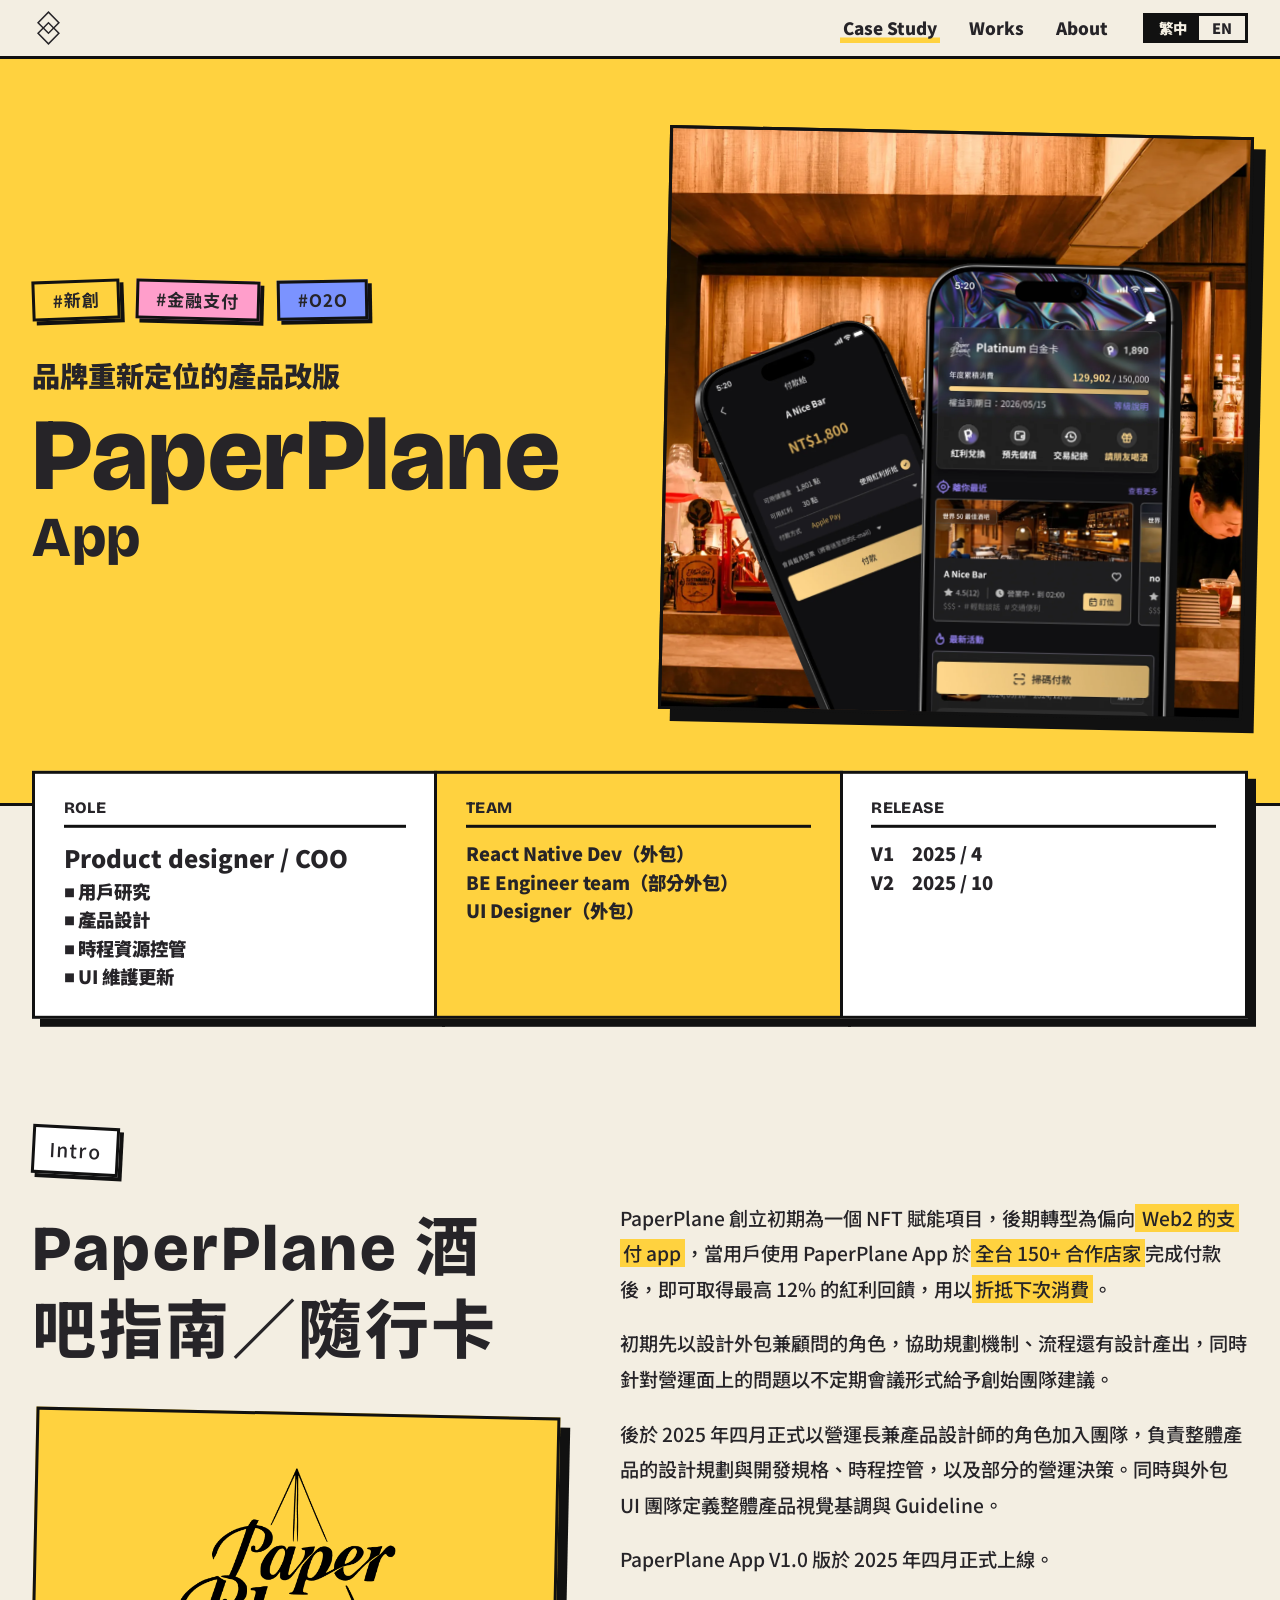
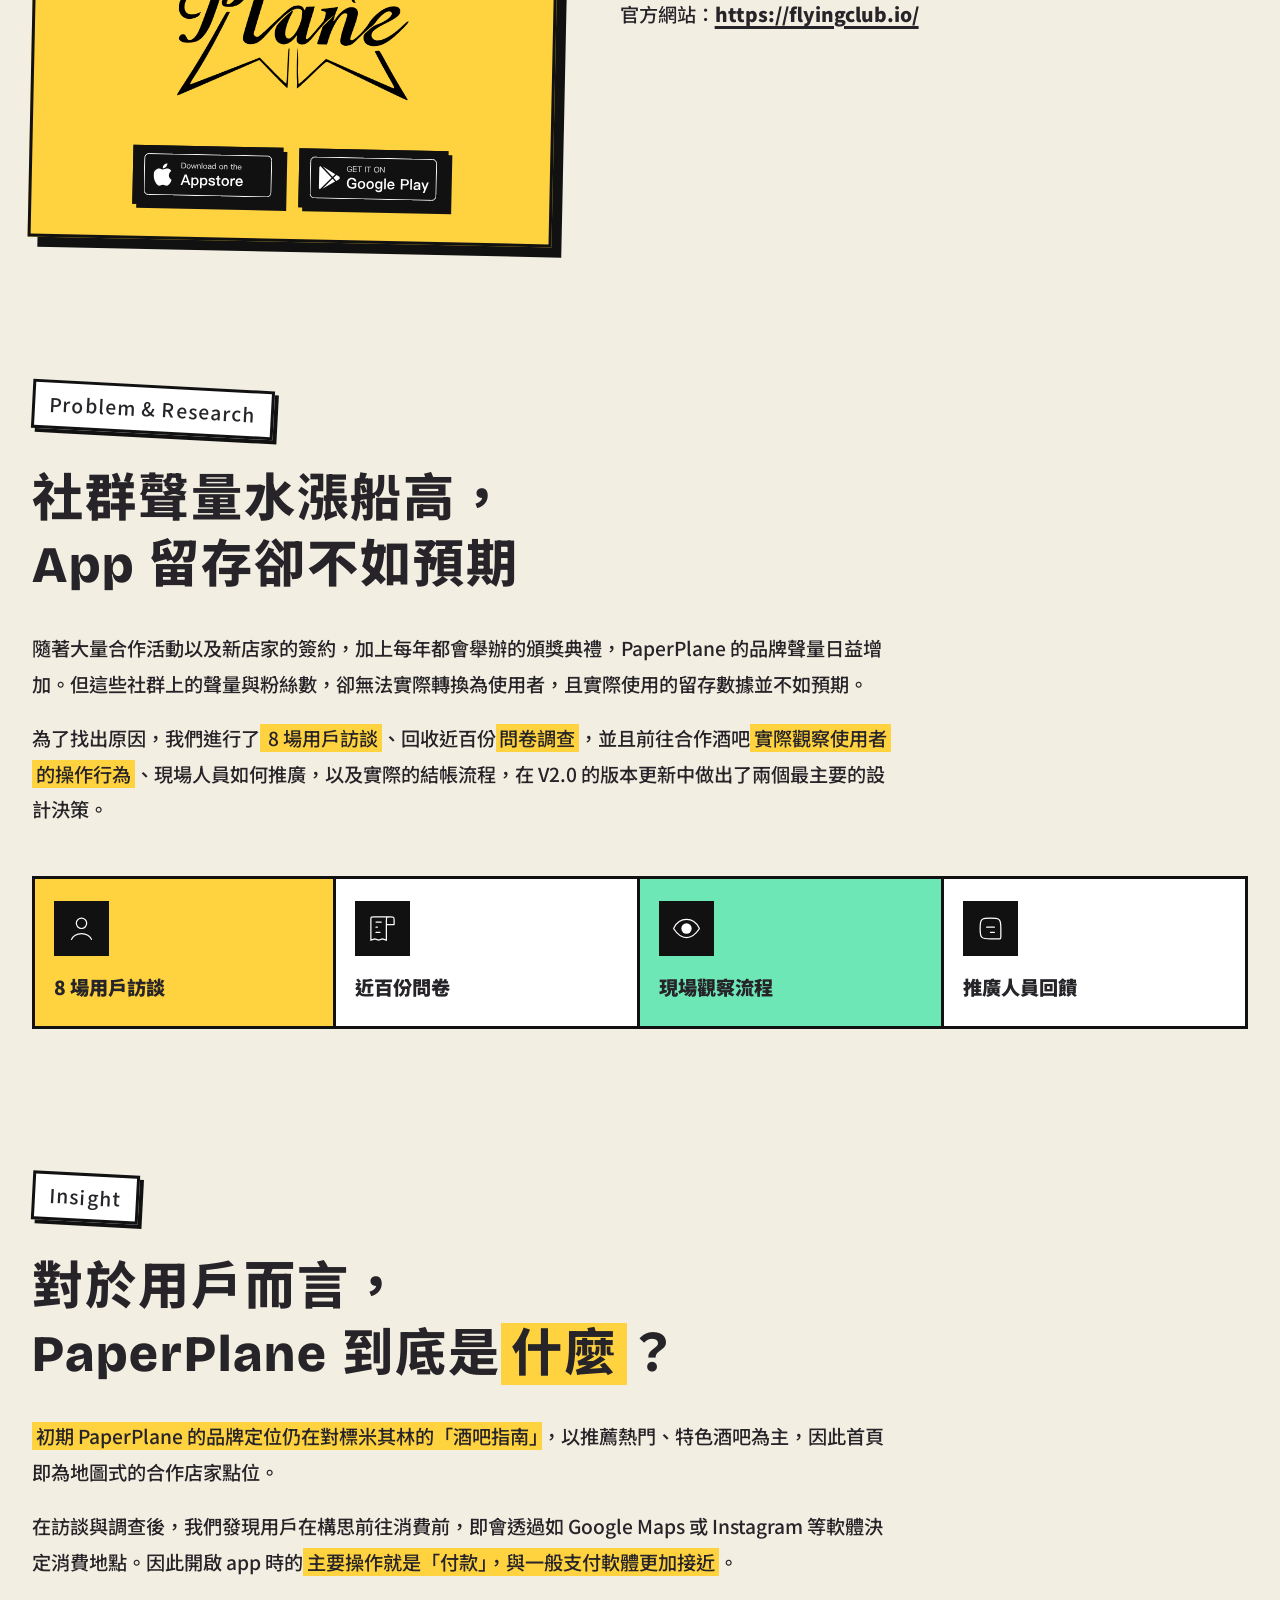
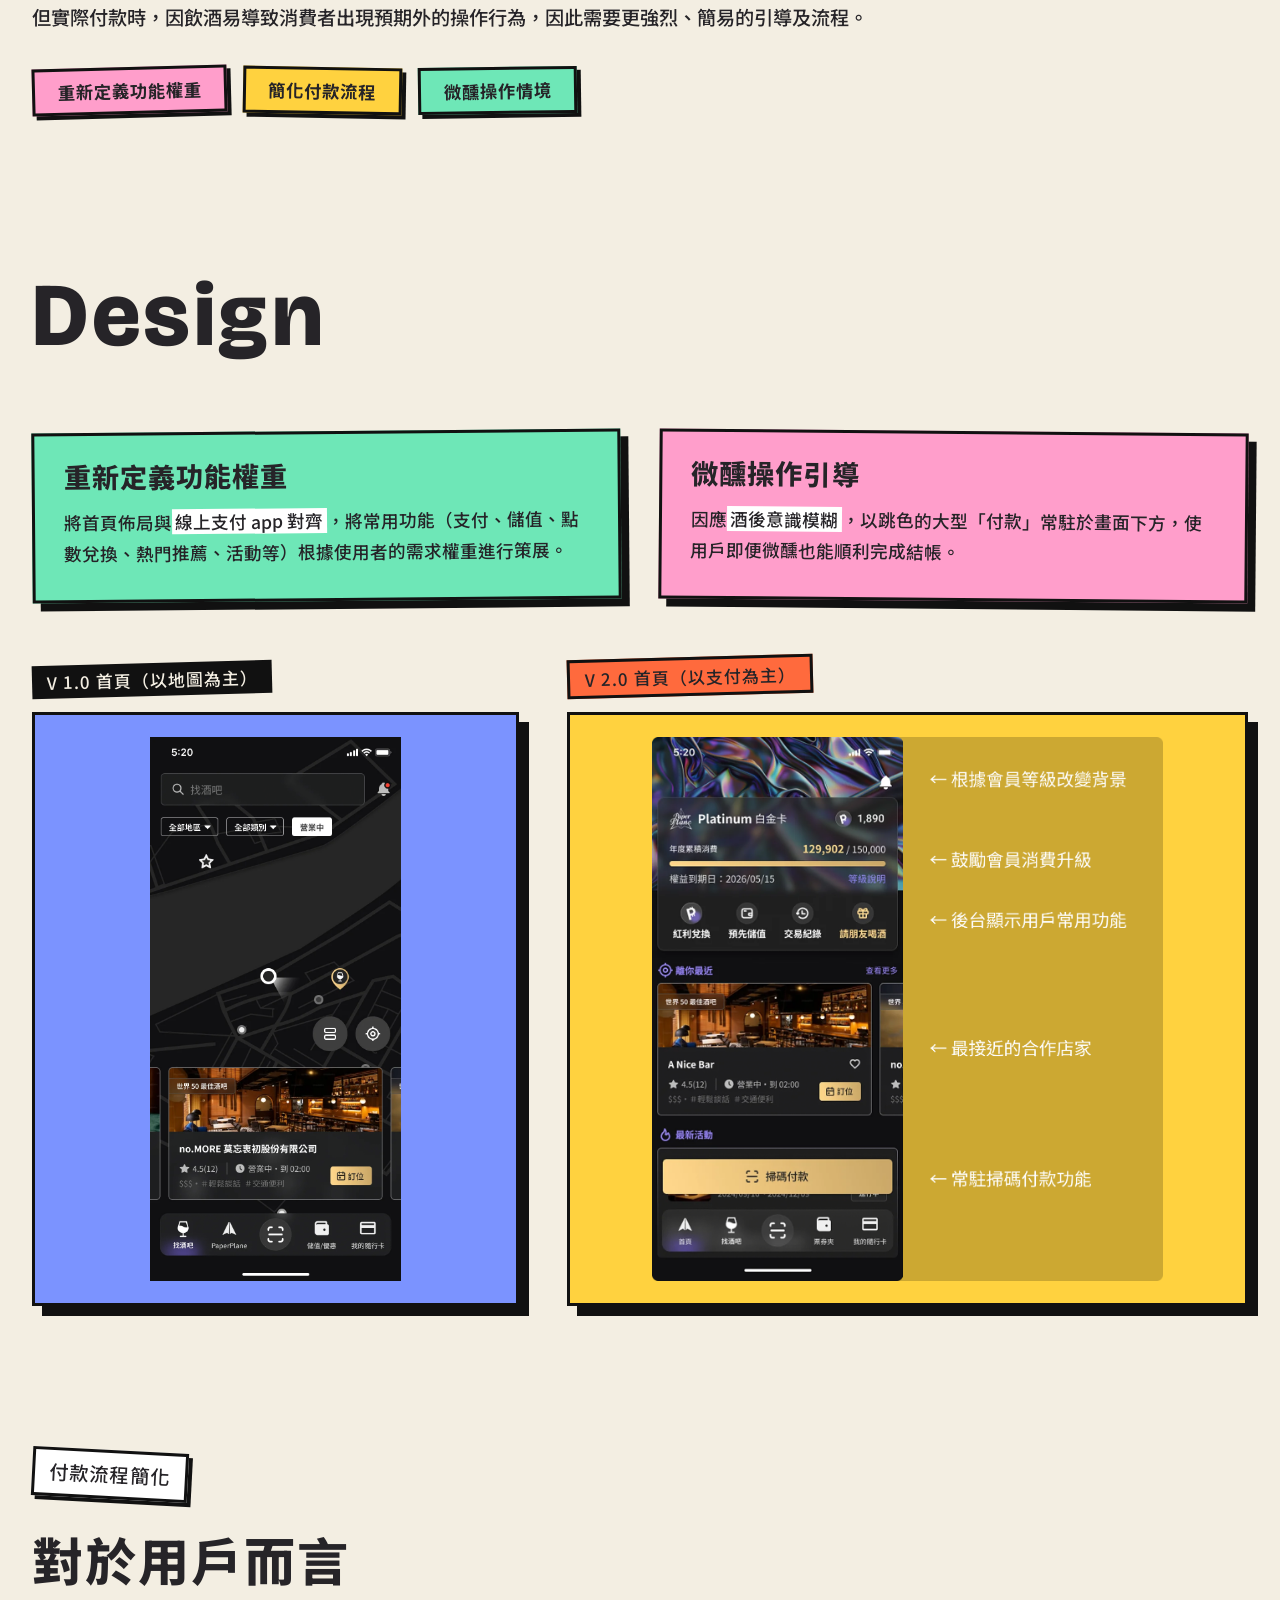
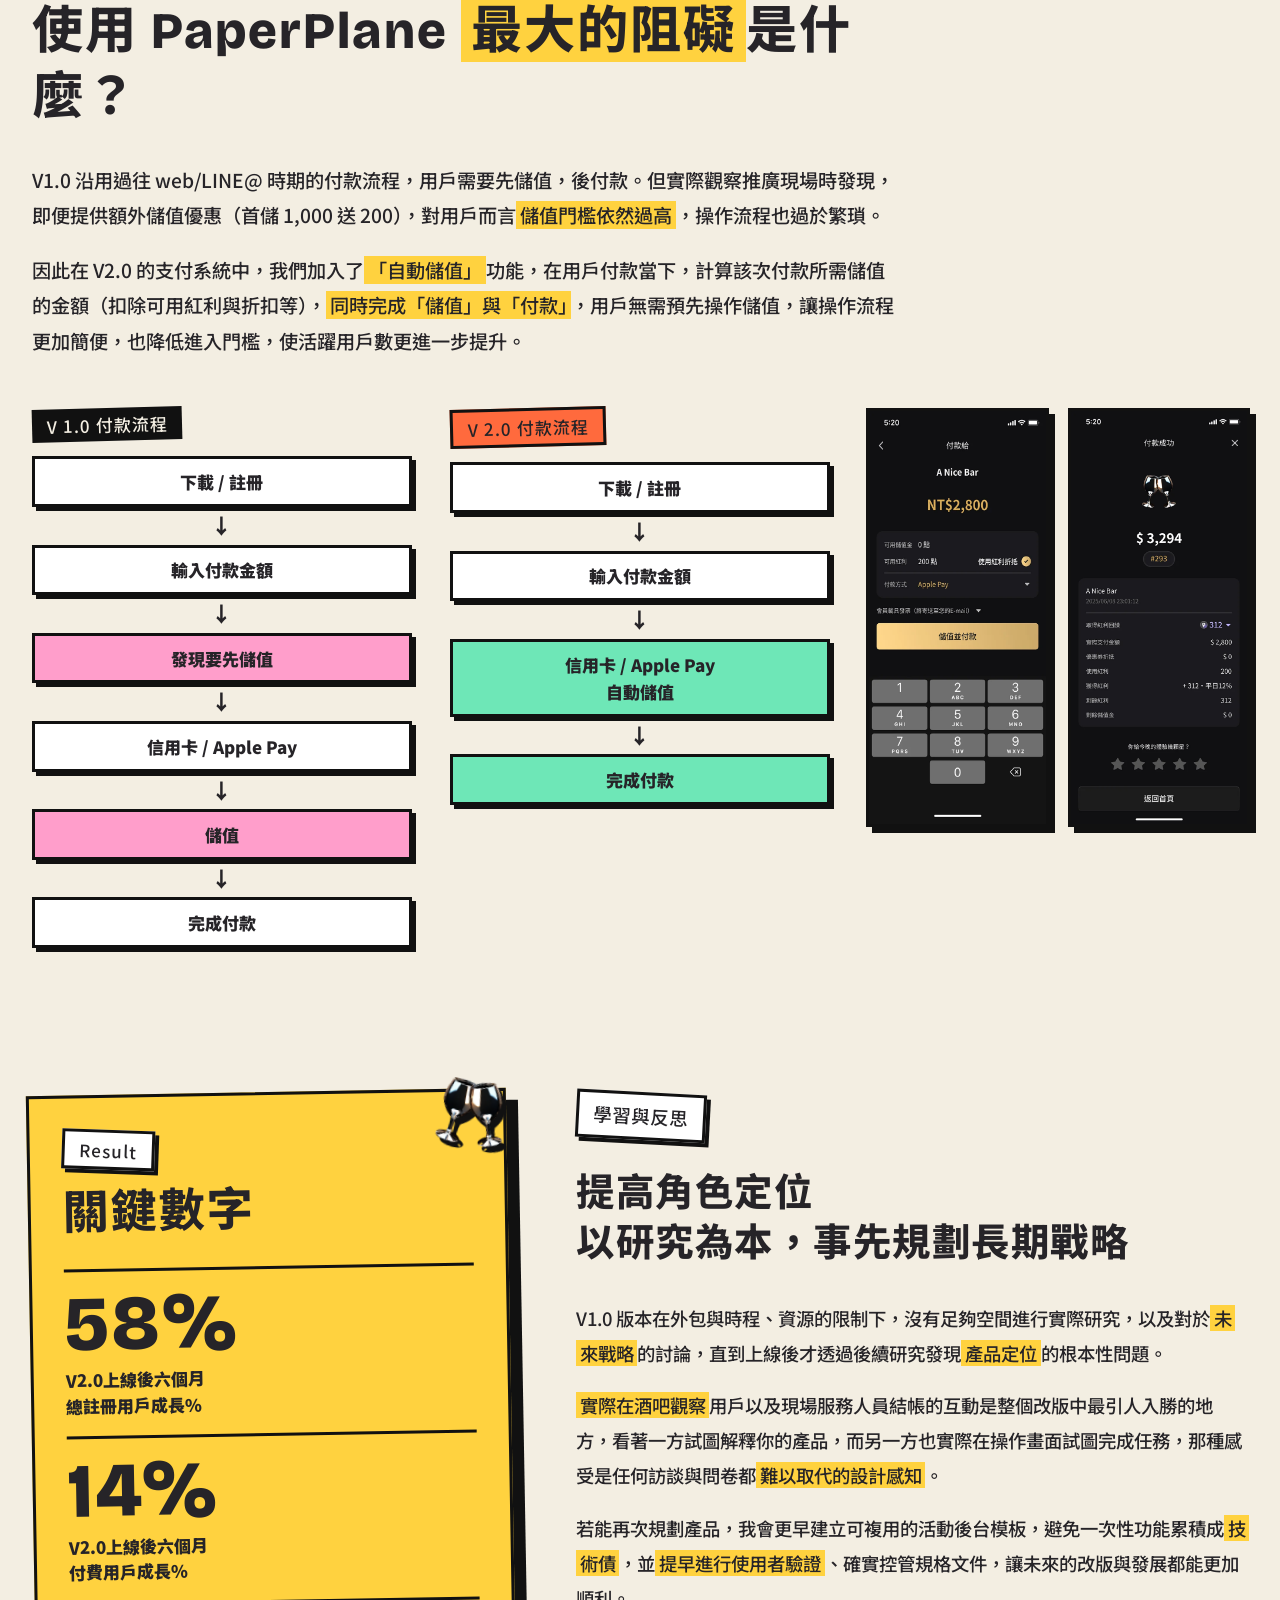
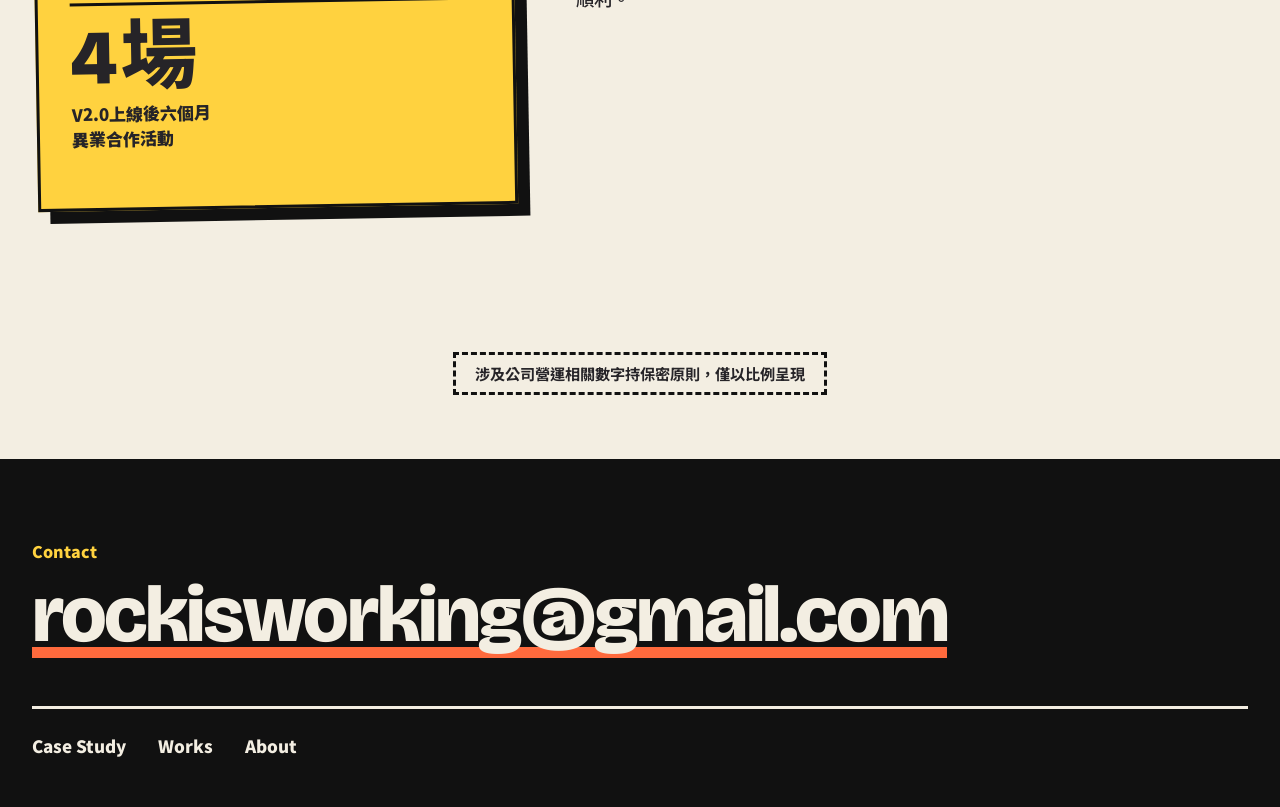
<file: case-study-paperplane.html>
<!doctype html>
<html lang="zh-Hant">
<head>
  <meta charset="utf-8">
  <meta name="viewport" content="width=device-width, initial-scale=1">
  <title>PaperPlane App — Rock Wu</title>
  <meta name="description" content="How a full product redesign helped PaperPlane reposition its brand and grow its user base — a UX case study by Rock Wu.">
  <!-- Canonical -->
  <link rel="canonical" href="https://rockisworking.tw/case-study-paperplane.html">

  <!-- Open Graph -->
  <meta property="og:type"        content="article">
  <meta property="og:url"         content="https://rockisworking.tw/case-study-paperplane.html">
  <meta property="og:title"       content="PaperPlane App — Rock Wu">
  <meta property="og:description" content="How a full product redesign helped PaperPlane reposition its brand and grow its user base — a UX case study by Rock Wu.">
  <meta property="og:image"       content="https://rockisworking.tw/assets/images/cs-paperplane-bg.webp">
  <meta property="og:image:width"  content="1200">
  <meta property="og:image:height" content="630">

  <!-- Twitter Card -->
  <meta name="twitter:card"        content="summary_large_image">
  <meta name="twitter:title"       content="PaperPlane App — Rock Wu">
  <meta name="twitter:description" content="How a full product redesign helped PaperPlane reposition its brand and grow its user base — a UX case study by Rock Wu.">
  <meta name="twitter:image"       content="https://rockisworking.tw/assets/images/cs-paperplane-bg.webp">

  <link rel="icon" type="image/svg+xml" href="assets/images/favicon.svg">
  <link rel="preconnect" href="https://fonts.googleapis.com">
  <link rel="preconnect" href="https://fonts.gstatic.com" crossorigin>
  <link href="https://fonts.googleapis.com/css2?family=Bricolage+Grotesque:opsz,wght@12..96,700;12..96,800&family=Noto+Sans+TC:wght@500;700;900&display=swap" rel="stylesheet">
  <link rel="stylesheet" href="css/v2.css?v=1795504133">
  <script>
    /* Google Analytics（GA4）：本機預覽不送資料，只把事件印在 console 與 window.__gaDebug 方便檢查 */
    (function () {
      var id = 'G-4WFPJKY6EG';
      var local = ['localhost', '127.0.0.1', '[::1]'].indexOf(location.hostname) > -1;
      window.dataLayer = window.dataLayer || [];
      if (local) {
        window.gtag = function () { var a = [].slice.call(arguments); (window.__gaDebug = window.__gaDebug || []).push(a); console.info('[GA debug]', a); };
        return;
      }
      window.gtag = function () { dataLayer.push(arguments); };
      gtag('js', new Date()); gtag('config', id);
      var s = document.createElement('script'); s.async = true; s.src = 'https://www.googletagmanager.com/gtag/js?id=' + id; document.head.appendChild(s);
    })();
  </script>
</head>
<body data-root="">

  <header class="bar">
    <div class="bar-inner">
      <a class="logo" href="index.html" aria-label="Rock Wu">
        <img src="assets/images/favicon.svg" alt="">
      </a>
      <nav class="bar-nav" aria-label="主選單">
        <a class="active" href="index.html#case-study">Case Study</a>
        <a href="index.html#work">Works</a>
        <a href="about.html">About</a>
      </nav>
      <div class="lang" role="group" aria-label="語言"><span class="on" data-lang="zh" role="button" tabindex="0">繁中</span><span data-lang="en" role="button" tabindex="0">EN</span></div>
    </div>
  </header>

<main class="pp">

  <!-- Hero -->
  <section class="cs-hero y">
    <div class="cs-hero-inner">
      <div>
        <div class="cs-tags">
          <span data-zh="#新創" data-en="#Startup">#新創</span><span data-zh="#金融支付" data-en="#FinTech">#金融支付</span><span>#O2O</span>
        </div>
        <p class="cs-sub" data-zh="品牌重新定位的產品改版" data-en="Product Redesign for Brand Repositioning">品牌重新定位的產品改版</p>
        <h1 class="cs-title" style="font-size: clamp(3.4rem, 8vw, 7.6rem)">PaperPlane<small>App</small></h1>
      </div>
      <div class="cs-media">
        <img class="bg" src="assets/images/cs-paperplane-bg.webp" alt="">
        <img class="ph ph-side" src="assets/images/cs-pp-hero-phone-dark.webp" alt="">
        <img class="ph ph-main" src="assets/images/cs-pp-hero-phone-home.webp" alt="PaperPlane App">
      </div>
    </div>
  </section>

  <!-- Role / Team / Release -->
  <div class="info">
    <div>
      <h2>Role</h2>
      <p class="role-main">Product designer / COO</p>
      <ul>
        <li data-zh="用戶研究" data-en="User Research">用戶研究</li>
        <li data-zh="產品設計" data-en="Product Design">產品設計</li>
        <li data-zh="時程資源控管" data-en="Timeline &amp; Resource Management">時程資源控管</li>
        <li data-zh="UI 維護更新" data-en="UI Maintenance &amp; Updates">UI 維護更新</li>
      </ul>
    </div>
    <div>
      <h2>Team</h2>
      <p data-zh="React Native Dev（外包）&lt;br&gt;BE Engineer team（部分外包）&lt;br&gt;UI Designer（外包）" data-en="React Native Dev (outsourced)&lt;br&gt;BE Engineer team (partially outsourced)&lt;br&gt;UI Designer (outsourced)">React Native Dev（外包）<br>BE Engineer team（部分外包）<br>UI Designer（外包）</p>
    </div>
    <div>
      <h2>Release</h2>
      <p>V1　2025 / 4<br>V2　2025 / 10</p>
    </div>
  </div>
  <div class="info-gap"></div>

  <!-- Intro -->
  <section class="wrap sec">
    <div class="intro">
      <div>
        <p class="note" style="display:inline-block">Intro</p>
        <h2 class="sec-title" data-zh="PaperPlane 酒吧指南／隨行卡" data-en="PaperPlane Bar Guide / Companion Card">PaperPlane 酒吧指南／隨行卡</h2>
        <div class="brandbox" style="margin-top:2.4rem">
          <img class="brand" src="assets/images/pp-logo-black.png" alt="PaperPlane Brand">
          <div class="badges">
            <a href="https://apps.apple.com/tw/app/paperplane-%E9%85%92%E5%90%A7%E6%8C%87%E5%8D%97/id6636527869" target="_blank" rel="noopener"><img src="assets/images/cs-pp-appstore.svg" alt="App Store"></a>
            <a href="https://play.google.com/store/apps/details?id=guide.paperplane.app&amp;pcampaignid=web_share" target="_blank" rel="noopener"><img src="assets/images/cs-pp-googleplay.svg" alt="Google Play"></a>
          </div>
        </div>
      </div>
      <div>
        <p data-zh="PaperPlane 創立初期為一個 NFT 賦能項目，後期轉型為偏向&lt;span class=&quot;accent&quot;&gt; Web2 的支付 app&lt;/span&gt;，當用戶使用 PaperPlane App 於&lt;span class=&quot;accent&quot;&gt;全台 150+ 合作店家&lt;/span&gt;完成付款後，即可取得最高 12% 的紅利回饋，用以&lt;span class=&quot;accent&quot;&gt;折抵下次消費&lt;/span&gt;。" data-en="PaperPlane started as an NFT-powered project, then pivoted into a&lt;span class=&quot;accent&quot;&gt; Web2 payment app&lt;/span&gt;. When users pay at any of the&lt;span class=&quot;accent&quot;&gt; 150+ partner venues&lt;/span&gt; across Taiwan, they earn up to 12% cashback rewards redeemable&lt;span class=&quot;accent&quot;&gt; on their next visit&lt;/span&gt;.">PaperPlane 創立初期為一個 NFT 賦能項目，後期轉型為偏向<span class="accent"> Web2 的支付 app</span>，當用戶使用 PaperPlane App 於<span class="accent">全台 150+ 合作店家</span>完成付款後，即可取得最高 12% 的紅利回饋，用以<span class="accent">折抵下次消費</span>。</p>
        <p data-zh="初期先以設計外包兼顧問的角色，協助規劃機制、流程還有設計產出，同時針對營運面上的問題以不定期會議形式給予創始團隊建議。" data-en="I initially joined as a design consultant, helping plan features, flows, and design outputs, while also advising the founding team on operational challenges through ad-hoc meetings.">初期先以設計外包兼顧問的角色，協助規劃機制、流程還有設計產出，同時針對營運面上的問題以不定期會議形式給予創始團隊建議。</p>
        <p data-zh="後於 2025 年四月正式以營運長兼產品設計師的角色加入團隊，負責整體產品的設計規劃與開發規格、時程控管，以及部分的營運決策。同時與外包 UI 團隊定義整體產品視覺基調與 Guideline。" data-en="In April 2025, I formally joined as COO and Product Designer, taking ownership of product design planning, development specs, timeline management, and some operational decisions — while also working with the outsourced UI team to define the overall visual tone and design guidelines.">後於 2025 年四月正式以營運長兼產品設計師的角色加入團隊，負責整體產品的設計規劃與開發規格、時程控管，以及部分的營運決策。同時與外包 UI 團隊定義整體產品視覺基調與 Guideline。</p>
        <p data-zh="PaperPlane App V1.0 版於 2025 年四月正式上線。" data-en="PaperPlane App V1.0 officially launched in April 2025.">PaperPlane App V1.0 版於 2025 年四月正式上線。</p>
        <p data-zh="官方網站：&lt;a href=&quot;https://flyingclub.io/&quot; target=&quot;_blank&quot; rel=&quot;noopener&quot; class=&quot;lnk&quot;&gt;https://flyingclub.io/&lt;/a&gt;" data-en="Official website: &lt;a href=&quot;https://flyingclub.io/&quot; target=&quot;_blank&quot; rel=&quot;noopener&quot; class=&quot;lnk&quot;&gt;https://flyingclub.io/&lt;/a&gt;">官方網站：<a href="https://flyingclub.io/" target="_blank" rel="noopener" class="lnk">https://flyingclub.io/</a></p>
      </div>
    </div>
  </section>

  <!-- Problem & Research -->
  <section class="wrap sec">
    <div class="text-col">
      <div class="sec-head" style="flex-direction:column;align-items:flex-start">
        <p class="note">Problem &amp; Research</p>
        <h2 class="sec-title" data-zh="社群聲量水漲船高，App 留存卻不如預期" data-en="Social Buzz Growing, But App Retention Falling Short">社群聲量水漲船高，App 留存卻不如預期</h2>
      </div>
      <p data-zh="隨著大量合作活動以及新店家的簽約，加上每年都會舉辦的頒獎典禮，PaperPlane 的品牌聲量日益增加。但這些社群上的聲量與粉絲數，卻無法實際轉換為使用者，且實際使用的留存數據並不如預期。" data-en="As more partner events and venues came on board, plus an annual awards ceremony, PaperPlane&#x27;s brand visibility kept growing. Yet this social momentum and follower growth failed to translate into real users — and actual retention metrics were far below expectations.">隨著大量合作活動以及新店家的簽約，加上每年都會舉辦的頒獎典禮，PaperPlane 的品牌聲量日益增加。但這些社群上的聲量與粉絲數，卻無法實際轉換為使用者，且實際使用的留存數據並不如預期。</p>
      <p data-zh="為了找出原因，我們進行了&lt;span class=&quot;accent&quot;&gt; 8 場用戶訪談&lt;/span&gt;、回收近百份&lt;span class=&quot;accent&quot;&gt;問卷調查&lt;/span&gt;，並且前往合作酒吧&lt;span class=&quot;accent&quot;&gt;實際觀察使用者的操作行為&lt;/span&gt;、現場人員如何推廣，以及實際的結帳流程，在 V2.0 的版本更新中做出了兩個最主要的設計決策。" data-en="To find out why, we ran&lt;span class=&quot;accent&quot;&gt; 8 user interviews&lt;/span&gt;, collected nearly&lt;span class=&quot;accent&quot;&gt; 100 survey responses&lt;/span&gt;, and visited partner bars to&lt;span class=&quot;accent&quot;&gt; directly observe user behavior&lt;/span&gt;, how staff promoted the app, and the actual checkout flow — leading to two major design decisions in V2.0.">為了找出原因，我們進行了<span class="accent"> 8 場用戶訪談</span>、回收近百份<span class="accent">問卷調查</span>，並且前往合作酒吧<span class="accent">實際觀察使用者的操作行為</span>、現場人員如何推廣，以及實際的結帳流程，在 V2.0 的版本更新中做出了兩個最主要的設計決策。</p>
    </div>
    <div class="statrow">
      <div class="statbox"><div class="chip-icon"><img src="assets/images/cs-pp-stat-icon-1.svg" alt=""></div><p data-zh="8 場用戶訪談" data-en="8 User Interviews">8 場用戶訪談</p></div>
      <div class="statbox"><div class="chip-icon"><img src="assets/images/cs-pp-stat-icon-2.svg" alt=""></div><p data-zh="近百份問卷" data-en="~100 Survey Responses">近百份問卷</p></div>
      <div class="statbox"><div class="chip-icon"><img src="assets/images/cs-pp-stat-icon-3.svg" alt=""></div><p data-zh="現場觀察流程" data-en="On-Site Observation">現場觀察流程</p></div>
      <div class="statbox"><div class="chip-icon"><img src="assets/images/cs-pp-stat-icon-4.svg" alt=""></div><p data-zh="推廣人員回饋" data-en="Staff Feedback">推廣人員回饋</p></div>
    </div>
  </section>

  <!-- Insight -->
  <section class="wrap sec">
    <div class="text-col">
      <div class="sec-head" style="flex-direction:column;align-items:flex-start">
        <p class="note">Insight</p>
        <h2 class="sec-title" data-zh="對於用戶而言，PaperPlane 到底是&lt;span class=&quot;accent&quot;&gt;什麼&lt;/span&gt;？" data-en="What Is PaperPlane &lt;span class=&quot;accent&quot;&gt;Really&lt;/span&gt; to Users?">對於用戶而言，PaperPlane 到底是<span class="accent">什麼</span>？</h2>
      </div>
      <p data-zh="&lt;span class=&quot;accent&quot;&gt;初期 PaperPlane 的品牌定位仍在對標米其林的「酒吧指南」&lt;/span&gt;，以推薦熱門、特色酒吧為主，因此首頁即為地圖式的合作店家點位。" data-en="&lt;span class=&quot;accent&quot;&gt;Early on, PaperPlane positioned itself as a Michelin-style bar guide&lt;/span&gt; — focused on recommending popular and unique bars — which is why the home screen led with a map of partner venues."><span class="accent">初期 PaperPlane 的品牌定位仍在對標米其林的「酒吧指南」</span>，以推薦熱門、特色酒吧為主，因此首頁即為地圖式的合作店家點位。</p>
      <p data-zh="在訪談與調查後，我們發現用戶在構思前往消費前，即會透過如 Google Maps 或 Instagram 等軟體決定消費地點。因此開啟 app 時的&lt;span class=&quot;accent&quot;&gt;主要操作就是「付款」，與一般支付軟體更加接近&lt;/span&gt;。" data-en="After interviews and surveys, we found users had already decided where to go — via Google Maps or Instagram — before opening the app. So when they launched PaperPlane, their&lt;span class=&quot;accent&quot;&gt; primary action was simply to &quot;pay&quot; — much closer to a payment app&lt;/span&gt; than a discovery tool.">在訪談與調查後，我們發現用戶在構思前往消費前，即會透過如 Google Maps 或 Instagram 等軟體決定消費地點。因此開啟 app 時的<span class="accent">主要操作就是「付款」，與一般支付軟體更加接近</span>。</p>
      <p data-zh="但實際付款時，因飲酒易導致消費者出現預期外的操作行為，因此需要更強烈、簡易的引導及流程。" data-en="But at checkout, alcohol could cause unpredictable user behavior — which meant the flow needed to be far more guided and frictionless.">但實際付款時，因飲酒易導致消費者出現預期外的操作行為，因此需要更強烈、簡易的引導及流程。</p>
    </div>
    <div class="focus-tags">
      <span data-zh="重新定義功能權重" data-en="Redefine Feature Hierarchy">重新定義功能權重</span><span data-zh="簡化付款流程" data-en="Simplify Payment Flow">簡化付款流程</span><span data-zh="微醺操作情境" data-en="Design for Tipsy Users">微醺操作情境</span>
    </div>
  </section>

  <!-- Design -->
  <section class="wrap sec">
    <div class="sec-head"><h2 class="sec-title">Design</h2></div>
    <div class="d2">
      <div>
        <h3 data-zh="重新定義功能權重" data-en="Redefine Feature Hierarchy">重新定義功能權重</h3>
        <p data-zh="將首頁佈局與&lt;span class=&quot;accent&quot;&gt;線上支付 app 對齊&lt;/span&gt;，將常用功能（支付、儲值、點數兌換、熱門推薦、活動等）根據使用者的需求權重進行策展。" data-en="Realigned the home screen layout to&lt;span class=&quot;accent&quot;&gt; match a payment app&lt;/span&gt;, curating key functions (payment, top-up, rewards redemption, featured venues, events) based on actual user priority.">將首頁佈局與<span class="accent">線上支付 app 對齊</span>，將常用功能（支付、儲值、點數兌換、熱門推薦、活動等）根據使用者的需求權重進行策展。</p>
      </div>
      <div>
        <h3 data-zh="微醺操作引導" data-en="Designing for Tipsy Users">微醺操作引導</h3>
        <p data-zh="因應&lt;span class=&quot;accent&quot;&gt;酒後意識模糊&lt;/span&gt;，以跳色的大型「付款」常駐於畫面下方，使用戶即便微醺也能順利完成結帳。" data-en="To account for&lt;span class=&quot;accent&quot;&gt; impaired attention after drinking&lt;/span&gt;, a large, high-contrast &quot;Pay&quot; button stays persistently at the bottom of the screen, so users can complete checkout even when tipsy.">因應<span class="accent">酒後意識模糊</span>，以跳色的大型「付款」常駐於畫面下方，使用戶即便微醺也能順利完成結帳。</p>
      </div>
    </div>
    <div class="compare">
      <div class="cmp">
        <span class="tagline" data-zh="V 1.0 首頁（以地圖為主）" data-en="V 1.0 Home (Map-focused)">V 1.0 首頁（以地圖為主）</span>
        <div class="shotbox"><img src="assets/images/cs-pp-v1-home.webp" alt="PaperPlane V1 首頁" loading="lazy"></div>
      </div>
      <div class="cmp">
        <span class="tagline hot" data-zh="V 2.0 首頁（以支付為主）" data-en="V 2.0 Home (Payment-focused)">V 2.0 首頁（以支付為主）</span>
        <div class="shotbox y"><img src="assets/images/cs-pp-v2-annotated.webp" alt="PaperPlane V2 首頁" loading="lazy"></div>
      </div>
    </div>
  </section>

  <!-- 付款流程簡化 -->
  <section class="wrap sec">
    <div class="text-col">
      <div class="sec-head" style="flex-direction:column;align-items:flex-start">
        <p class="note" data-zh="付款流程簡化" data-en="Payment Flow Simplification">付款流程簡化</p>
        <h2 class="sec-title" data-zh="對於用戶而言&lt;br&gt;使用 PaperPlane &lt;span class=&quot;accent&quot;&gt;最大的阻礙&lt;/span&gt;是什麼？" data-en="What Was the &lt;span class=&quot;accent&quot;&gt;Biggest Barrier&lt;/span&gt;&lt;br&gt;to Using PaperPlane?">對於用戶而言<br>使用 PaperPlane <span class="accent">最大的阻礙</span>是什麼？</h2>
      </div>
      <p data-zh="V1.0 沿用過往 web/LINE@ 時期的付款流程，用戶需要先儲值，後付款。但實際觀察推廣現場時發現，即便提供額外儲值優惠（首儲 1,000 送 200），對用戶而言&lt;span class=&quot;accent&quot;&gt;儲值門檻依然過高&lt;/span&gt;，操作流程也過於繁瑣。" data-en="V1.0 carried over the payment flow from the web/LINE@ era — users had to top up first, then pay. But observing real-world usage revealed that even with a top-up bonus (add NTD 1,000, get 200 free), the&lt;span class=&quot;accent&quot;&gt; top-up barrier was still too high&lt;/span&gt; and the flow too cumbersome.">V1.0 沿用過往 web/LINE@ 時期的付款流程，用戶需要先儲值，後付款。但實際觀察推廣現場時發現，即便提供額外儲值優惠（首儲 1,000 送 200），對用戶而言<span class="accent">儲值門檻依然過高</span>，操作流程也過於繁瑣。</p>
      <p data-zh="因此在 V2.0 的支付系統中，我們加入了&lt;span class=&quot;accent&quot;&gt;「自動儲值」&lt;/span&gt;功能，在用戶付款當下，計算該次付款所需儲值的金額（扣除可用紅利與折扣等），&lt;span class=&quot;accent&quot;&gt;同時完成「儲值」與「付款」&lt;/span&gt;，用戶無需預先操作儲值，讓操作流程更加簡便，也降低進入門檻，使活躍用戶數更進一步提升。" data-en="So in V2.0 we introduced&lt;span class=&quot;accent&quot;&gt; &quot;Auto Top-Up&quot;&lt;/span&gt; — at the moment of payment, the system calculates the exact amount needed (after applying available rewards and discounts) and&lt;span class=&quot;accent&quot;&gt; completes top-up and payment simultaneously&lt;/span&gt;. No pre-loading required, a smoother experience, a lower entry barrier, and a meaningful lift in active users.">因此在 V2.0 的支付系統中，我們加入了<span class="accent">「自動儲值」</span>功能，在用戶付款當下，計算該次付款所需儲值的金額（扣除可用紅利與折扣等），<span class="accent">同時完成「儲值」與「付款」</span>，用戶無需預先操作儲值，讓操作流程更加簡便，也降低進入門檻，使活躍用戶數更進一步提升。</p>
    </div>
    <div class="flowcmp">
      <div>
        <span class="tagline" data-zh="V 1.0 付款流程" data-en="V 1.0 Payment Flow">V 1.0 付款流程</span>
        <div class="flow">
          <div class="fstep" data-zh="下載 / 註冊" data-en="Download / Sign Up">下載 / 註冊</div><div class="farrow">↓</div>
          <div class="fstep" data-zh="輸入付款金額" data-en="Enter Payment Amount">輸入付款金額</div><div class="farrow">↓</div>
          <div class="fstep removed" data-zh="發現要先儲值" data-en="Realize Top-Up Required First">發現要先儲值</div><div class="farrow">↓</div>
          <div class="fstep" data-zh="信用卡 / Apple Pay" data-en="Credit card / Apple Pay">信用卡 / Apple Pay</div><div class="farrow">↓</div>
          <div class="fstep removed" data-zh="儲值" data-en="Top Up">儲值</div><div class="farrow">↓</div>
          <div class="fstep" data-zh="完成付款" data-en="Payment Complete">完成付款</div>
        </div>
      </div>
      <div>
        <span class="tagline hot" data-zh="V 2.0 付款流程" data-en="V 2.0 Payment Flow">V 2.0 付款流程</span>
        <div class="flow">
          <div class="fstep" data-zh="下載 / 註冊" data-en="Download / Sign Up">下載 / 註冊</div><div class="farrow">↓</div>
          <div class="fstep" data-zh="輸入付款金額" data-en="Enter Payment Amount">輸入付款金額</div><div class="farrow">↓</div>
          <div class="fstep new" data-zh="信用卡 / Apple Pay&lt;br&gt;自動儲值" data-en="Credit card / Apple Pay&lt;br&gt;Auto Top-Up">信用卡 / Apple Pay<br>自動儲值</div><div class="farrow">↓</div>
          <div class="fstep new" data-zh="完成付款" data-en="Payment Complete">完成付款</div>
        </div>
      </div>
      <div class="screens">
        <img src="assets/images/cs-pp-payment-flow1.webp" alt="PaperPlane 付款畫面" loading="lazy">
        <img src="assets/images/cs-pp-payment-flow2.webp" alt="PaperPlane 付款完成" loading="lazy">
      </div>
    </div>
  </section>

  <!-- Result + 學習與反思 -->
  <section class="wrap sec">
    <div class="res2">
      <div class="metrics">
        <img class="deco" src="assets/images/cs-pp-icon-wine.webp" alt="">
        <p class="note" style="display:inline-block;margin-bottom:0">Result</p>
        <h2 class="sec-title" data-zh="關鍵數字" data-en="Key Metrics">關鍵數字</h2>
        <dl>
          <div class="metric"><dd data-count="61" data-suffix="%">61%</dd><dt data-zh="V2.0上線後六個月&lt;br&gt;總註冊用戶成長％" data-en="6 months post V2.0&lt;br&gt;Total registered user growth">V2.0上線後六個月<br>總註冊用戶成長％</dt></div>
          <div class="metric"><dd data-count="15" data-suffix="%">15%</dd><dt data-zh="V2.0上線後六個月&lt;br&gt;付費用戶成長％" data-en="6 months post V2.0&lt;br&gt;Paying user growth">V2.0上線後六個月<br>付費用戶成長％</dt></div>
          <div class="metric"><dd data-count="5" data-suffix="場" data-zh="5場" data-en="5">5場</dd><dt data-zh="V2.0上線後六個月&lt;br&gt;異業合作活動" data-en="6 months post V2.0&lt;br&gt;Cross-industry collaborations">V2.0上線後六個月<br>異業合作活動</dt></div>
        </dl>
      </div>
      <div class="reflect-col">
        <div class="head">
          <p class="note" data-zh="學習與反思" data-en="Learnings &amp; Reflections">學習與反思</p>
          <h2 class="sec-title" data-zh="提高角色定位&lt;br&gt;以研究為本，事先規劃長期戰略" data-en="Elevate Your Role&lt;br&gt;Be Research-Led, Plan Long-Term Early">提高角色定位<br>以研究為本，事先規劃長期戰略</h2>
        </div>
        <p data-zh="V1.0 版本在外包與時程、資源的限制下，沒有足夠空間進行實際研究，以及對於&lt;span class=&quot;accent&quot;&gt;未來戰略&lt;/span&gt;的討論，直到上線後才透過後續研究發現&lt;span class=&quot;accent&quot;&gt;產品定位&lt;/span&gt;的根本性問題。" data-en="V1.0 was built under tight outsourcing, timeline, and resource constraints — leaving little room for real research or &lt;span class=&quot;accent&quot;&gt;strategic discussions&lt;/span&gt;. It wasn&#x27;t until after launch that follow-up research revealed a fundamental &lt;span class=&quot;accent&quot;&gt;positioning problem&lt;/span&gt;.">V1.0 版本在外包與時程、資源的限制下，沒有足夠空間進行實際研究，以及對於<span class="accent">未來戰略</span>的討論，直到上線後才透過後續研究發現<span class="accent">產品定位</span>的根本性問題。</p>
        <p data-zh="&lt;span class=&quot;accent&quot;&gt;實際在酒吧觀察&lt;/span&gt;用戶以及現場服務人員結帳的互動是整個改版中最引人入勝的地方，看著一方試圖解釋你的產品，而另一方也實際在操作畫面試圖完成任務，那種感受是任何訪談與問卷都&lt;span class=&quot;accent&quot;&gt;難以取代的設計感知&lt;/span&gt;。" data-en="&lt;span class=&quot;accent&quot;&gt;Observing in the bar&lt;/span&gt; how users and staff navigate checkout was the most eye-opening part of the entire redesign. Seeing one person try to explain your product while another struggles through the screen — that experience is &lt;span class=&quot;accent&quot;&gt;something no interview or survey can replicate&lt;/span&gt;."><span class="accent">實際在酒吧觀察</span>用戶以及現場服務人員結帳的互動是整個改版中最引人入勝的地方，看著一方試圖解釋你的產品，而另一方也實際在操作畫面試圖完成任務，那種感受是任何訪談與問卷都<span class="accent">難以取代的設計感知</span>。</p>
        <p data-zh="若能再次規劃產品，我會更早建立可複用的活動後台模板，避免一次性功能累積成&lt;span class=&quot;accent&quot;&gt;技術債&lt;/span&gt;，並&lt;span class=&quot;accent&quot;&gt;提早進行使用者驗證&lt;/span&gt;、確實控管規格文件，讓未來的改版與發展都能更加順利。" data-en="If I could start over, I&#x27;d build reusable event backend templates earlier to avoid one-off features piling up as &lt;span class=&quot;accent&quot;&gt;tech debt&lt;/span&gt; — and I&#x27;d &lt;span class=&quot;accent&quot;&gt;push for user validation earlier&lt;/span&gt; while keeping tighter control over spec documents, so future iterations could move more smoothly.">若能再次規劃產品，我會更早建立可複用的活動後台模板，避免一次性功能累積成<span class="accent">技術債</span>，並<span class="accent">提早進行使用者驗證</span>、確實控管規格文件，讓未來的改版與發展都能更加順利。</p>
      </div>
    </div>
  </section>

  <p class="disclaimer" data-zh="&lt;span&gt;涉及公司營運相關數字持保密原則，僅以比例呈現&lt;/span&gt;" data-en="Numbers related to company operations are kept confidential and presented as relative proportions only"><span>涉及公司營運相關數字持保密原則，僅以比例呈現</span></p>

</main>

  <footer id="contact" class="foot">
    <div class="foot-inner">
      <p class="foot-label">Contact</p>
      <a class="foot-mail" href="mailto:rockisworking@gmail.com">rockisworking@gmail.com</a>
      <nav class="foot-nav" aria-label="頁尾選單">
        <a href="index.html#case-study">Case Study</a>
        <a href="index.html#work">Works</a>
        <a href="about.html">About</a>
      </nav>
    </div>
  </footer>

  <button id="go-top" type="button" aria-label="回到頂部"><img src="assets/images/icon-gototop.svg" alt=""></button>

  <script src="js/v2.js?v=1795504133"></script>
</body>
</html>
</file>
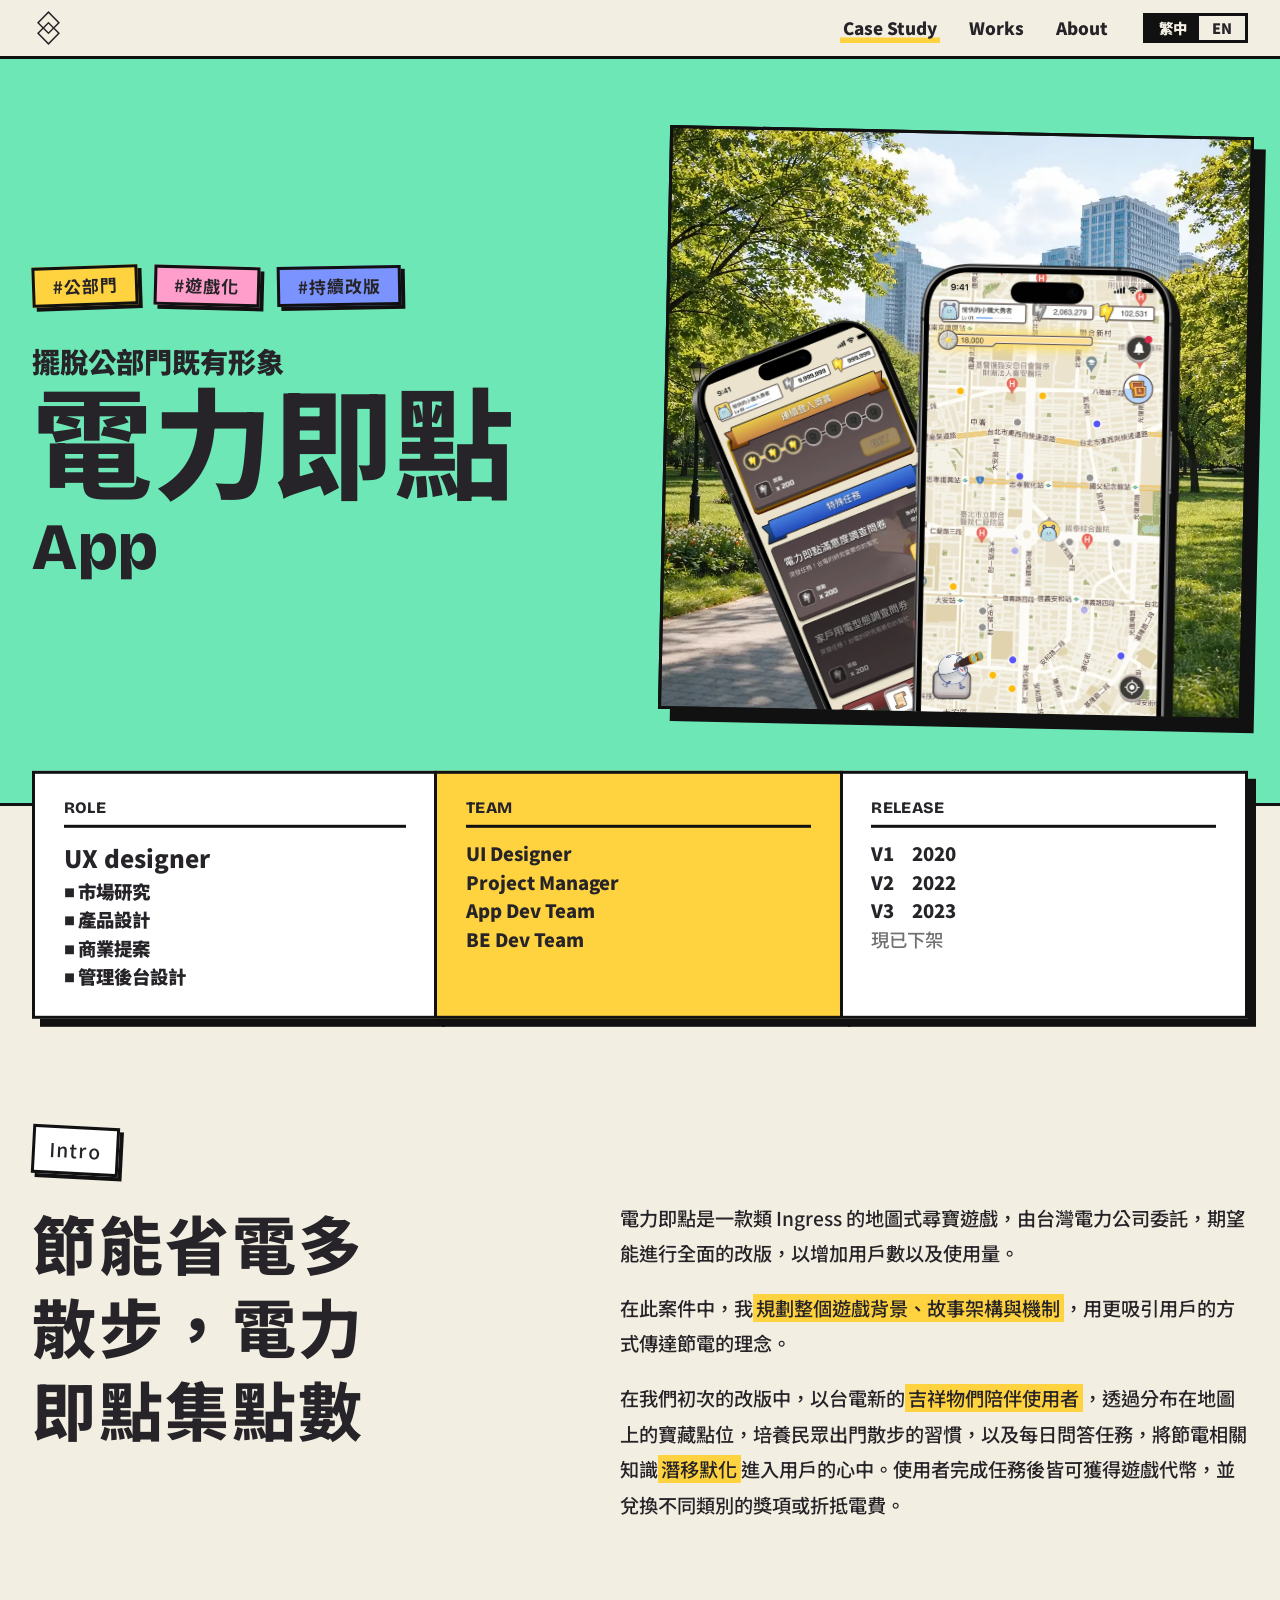
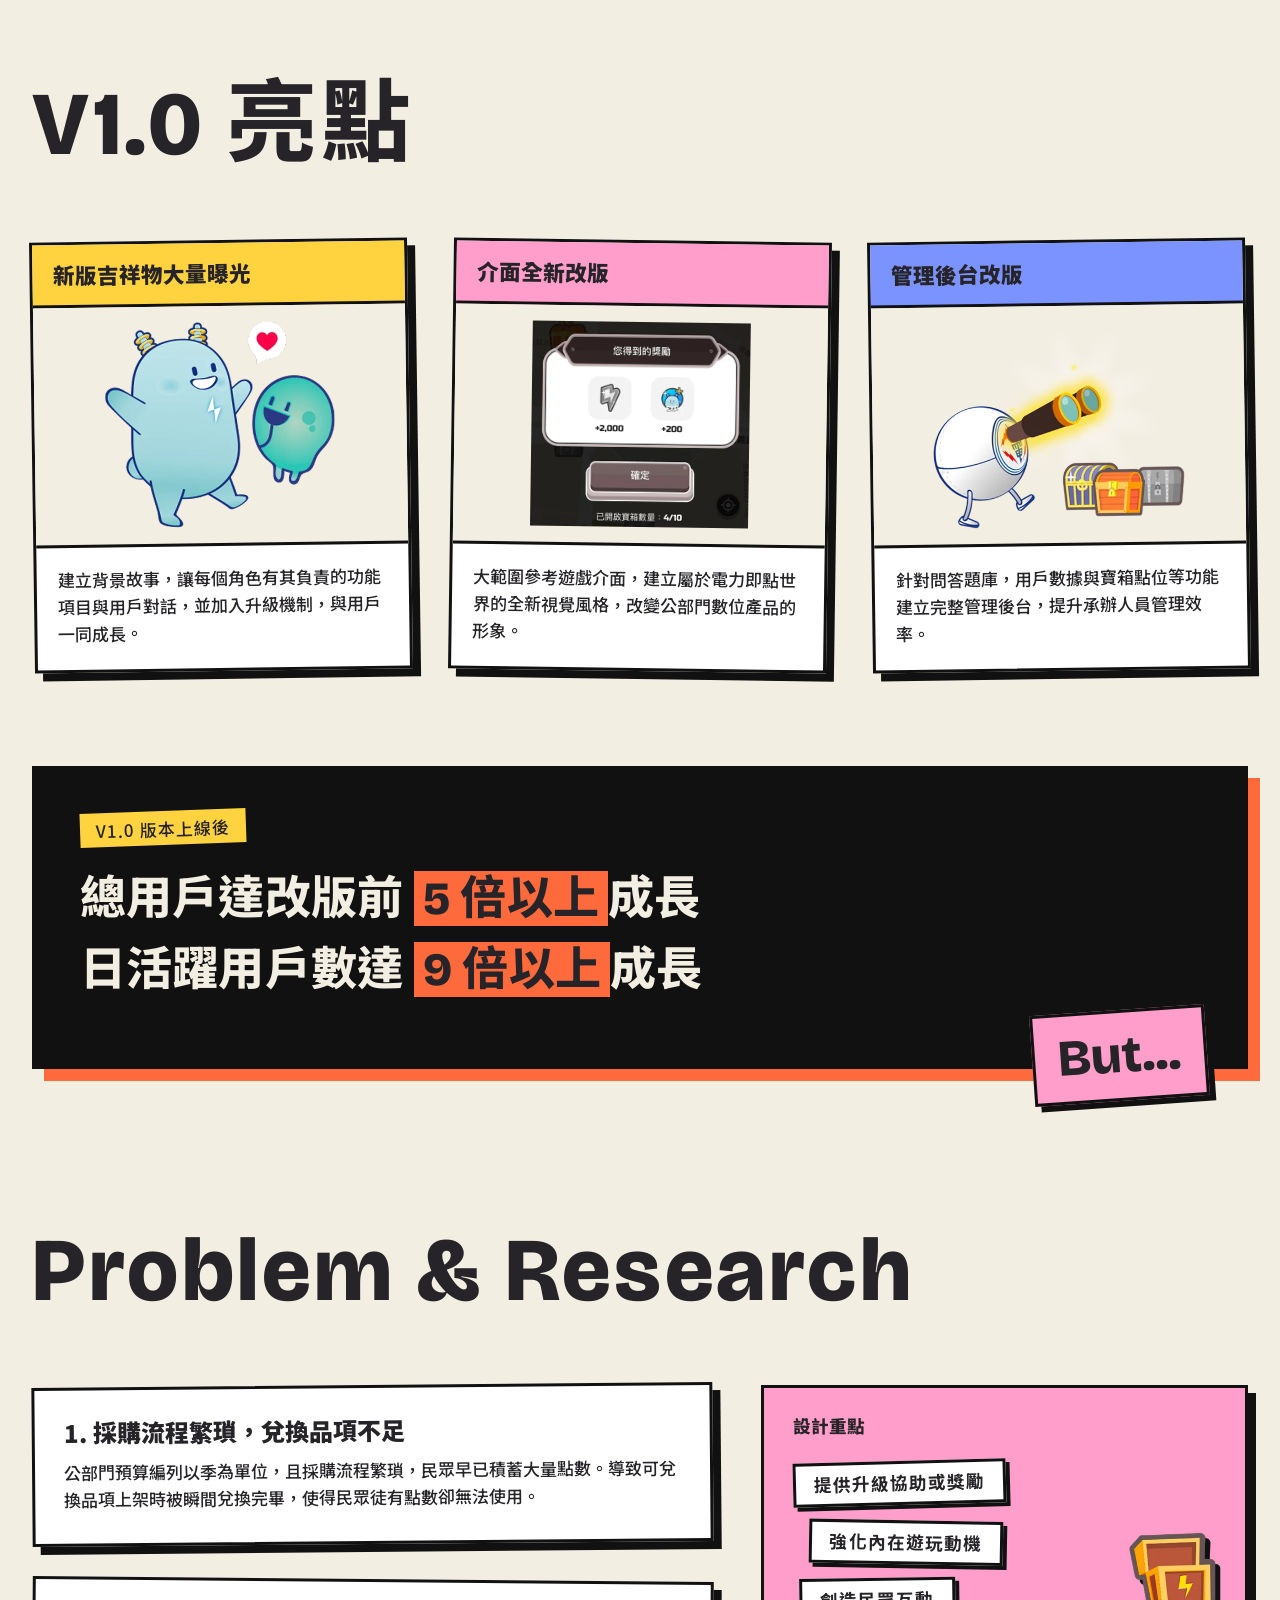
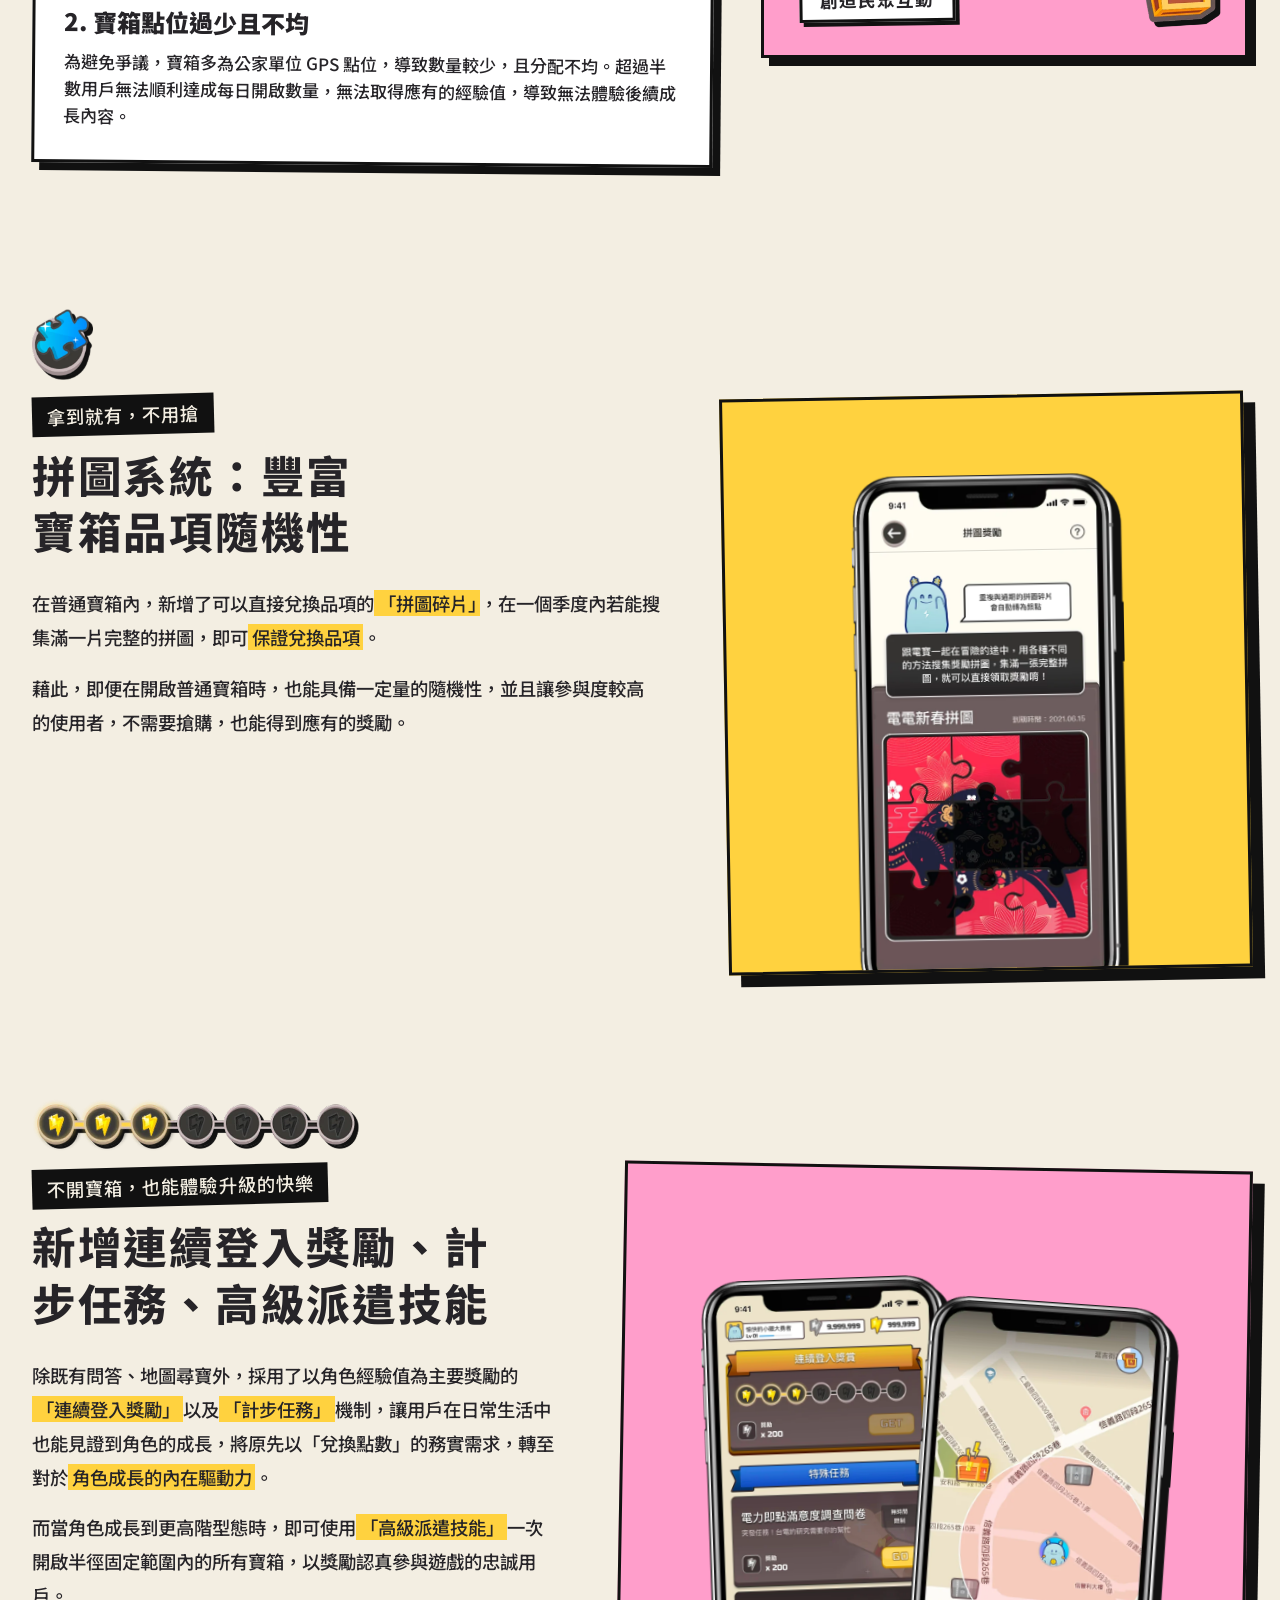
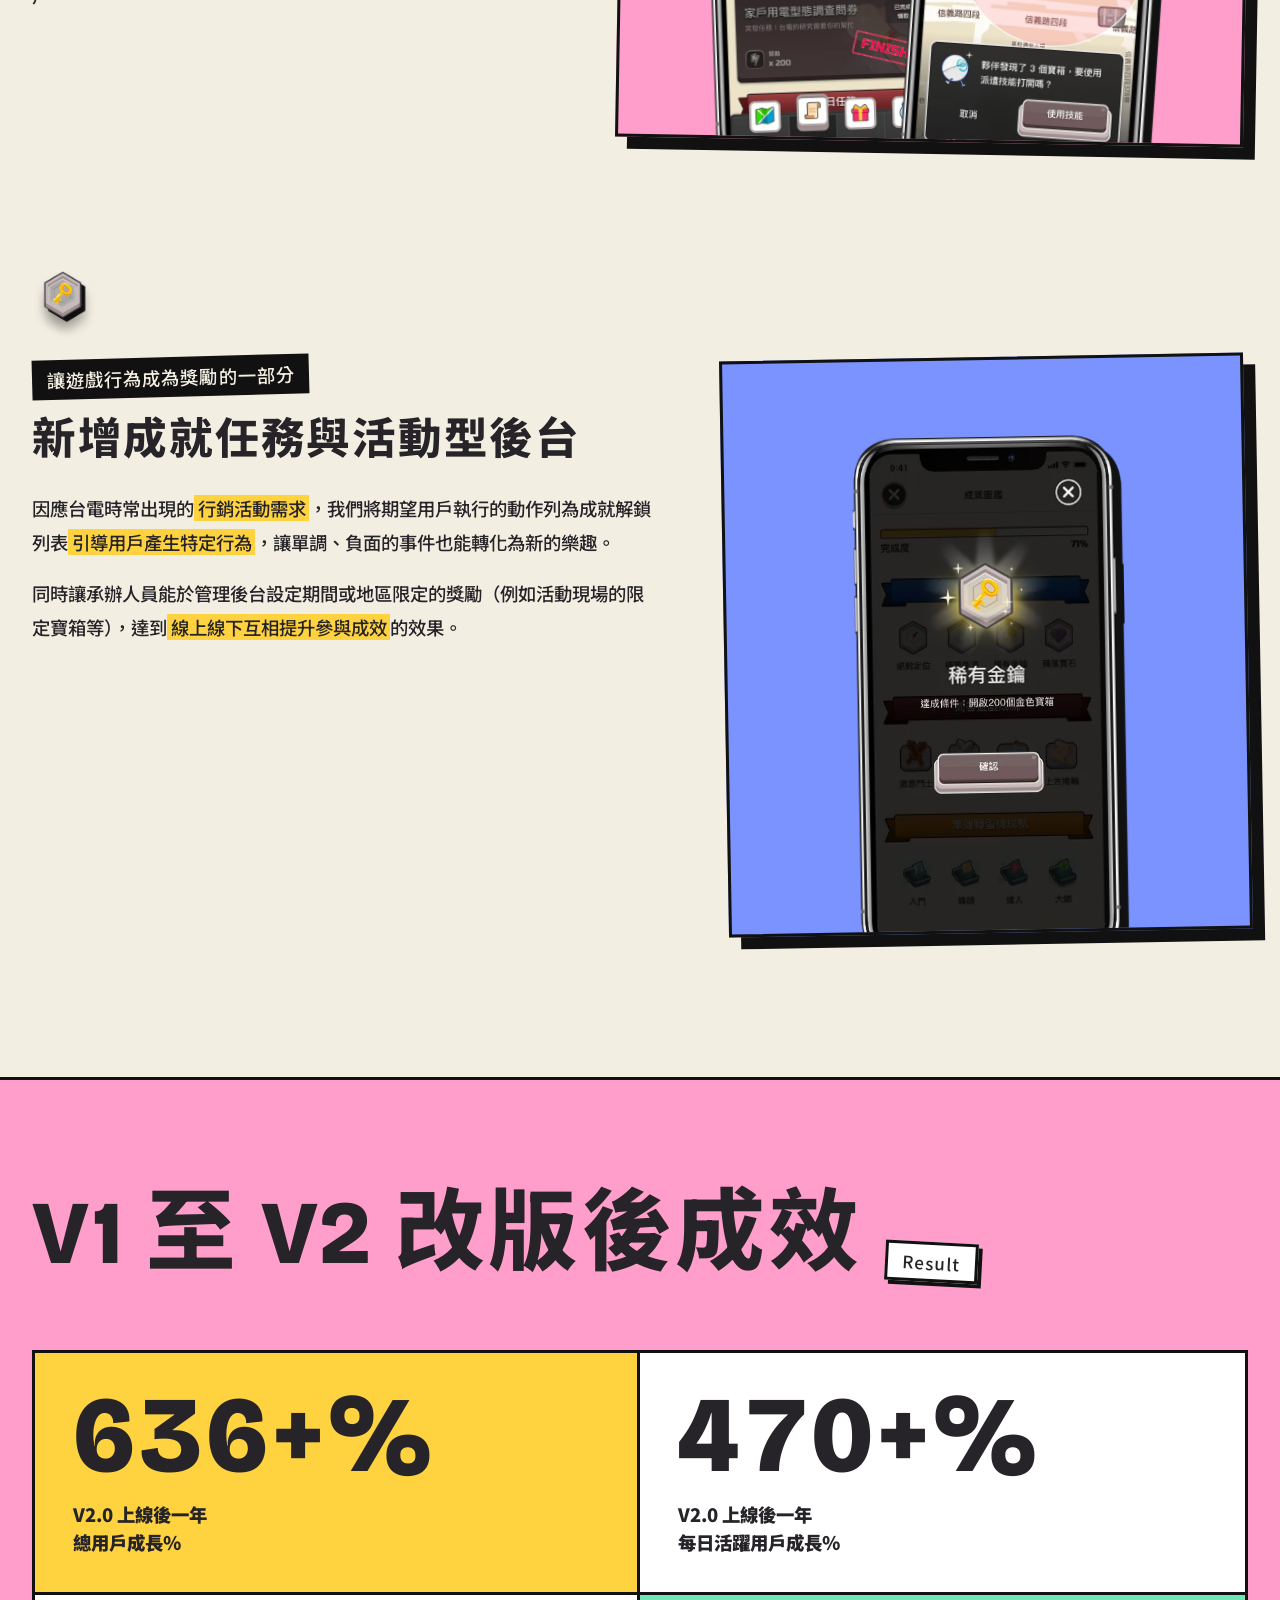
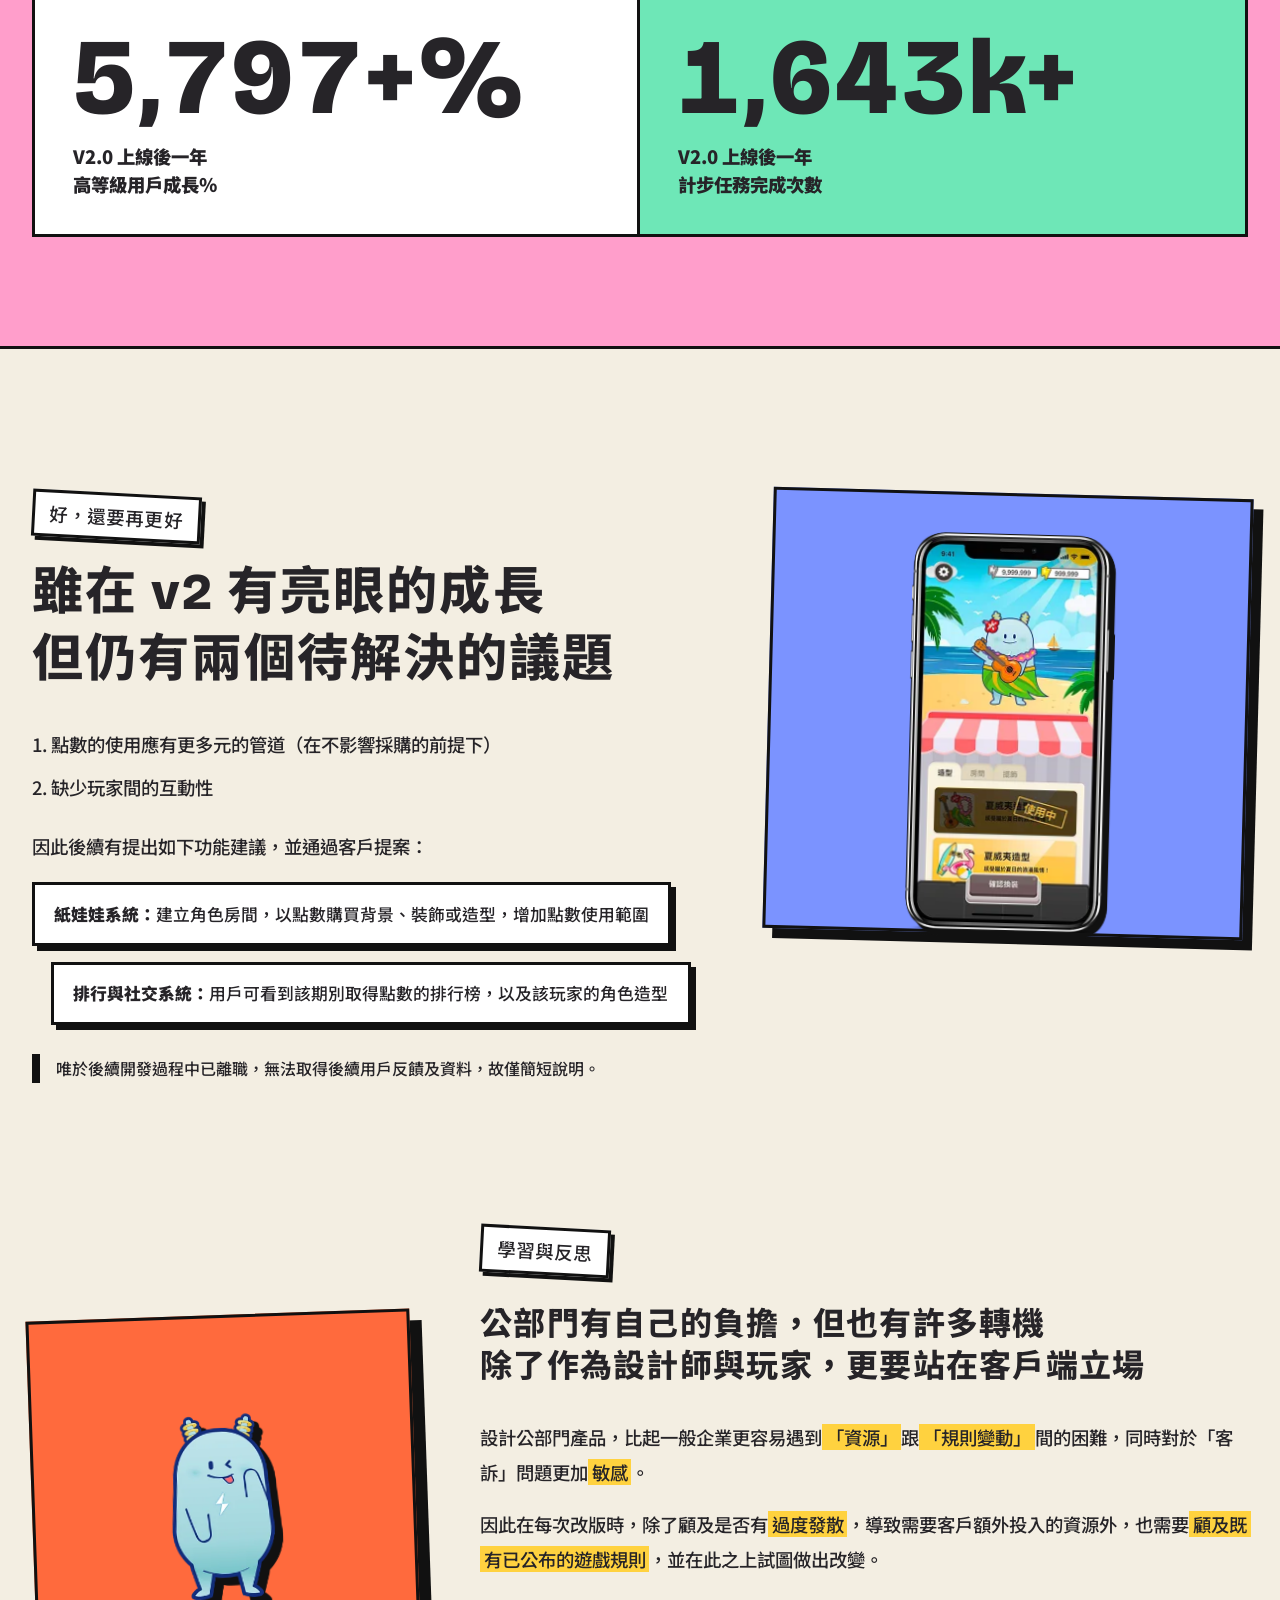
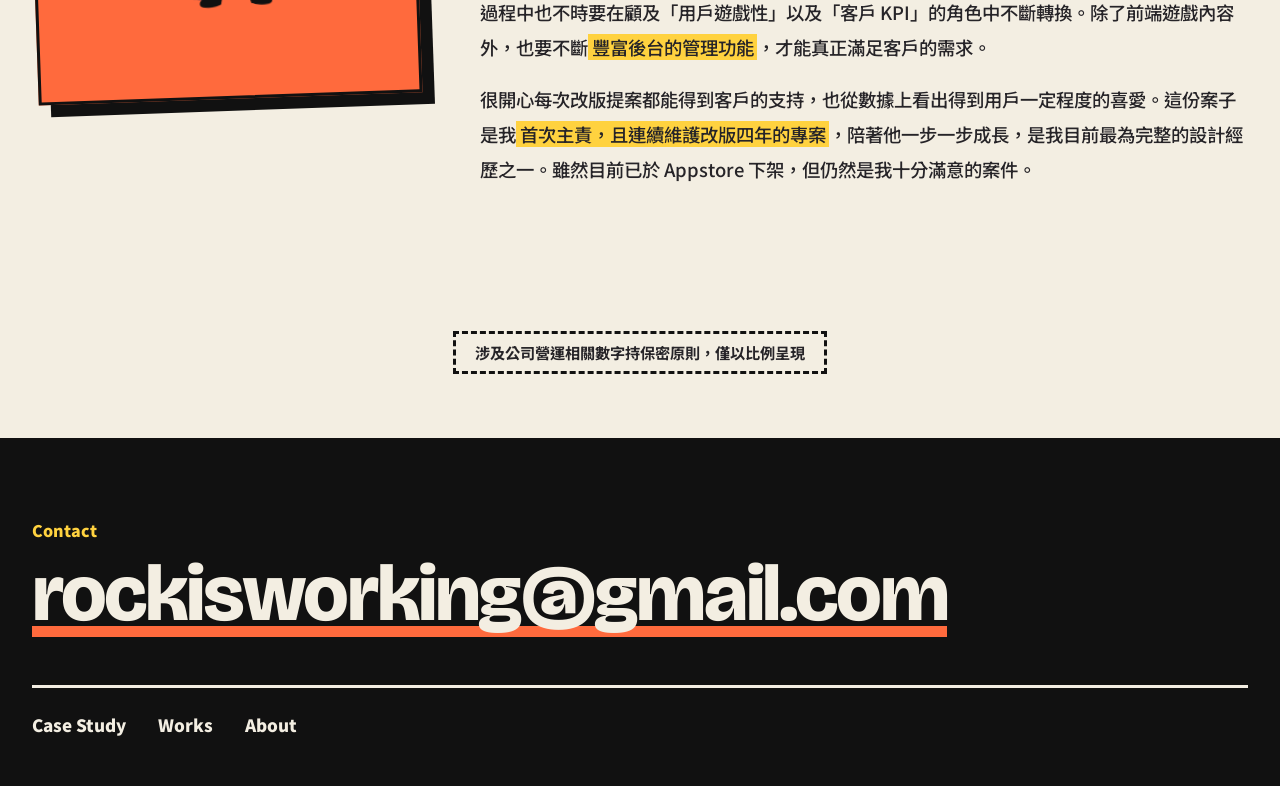
<file: case-study-tapower.html>
<!doctype html>
<html lang="zh-Hant">
<head>
  <meta charset="utf-8">
  <meta name="viewport" content="width=device-width, initial-scale=1">
  <title>電力即點 App — Rock Wu</title>
  <meta name="description" content="Redesigning a government utility app to break free from its bureaucratic image — a UX case study on gamification by Rock Wu.">
  <!-- Canonical -->
  <link rel="canonical" href="https://rockisworking.tw/case-study-tapower.html">

  <!-- Open Graph -->
  <meta property="og:type"        content="article">
  <meta property="og:url"         content="https://rockisworking.tw/case-study-tapower.html">
  <meta property="og:title"       content="電力即點 App — Rock Wu">
  <meta property="og:description" content="Redesigning a government utility app to break free from its bureaucratic image — a UX case study on gamification by Rock Wu.">
  <meta property="og:image"       content="https://rockisworking.tw/assets/images/cs-tapower-bg.webp">
  <meta property="og:image:width"  content="1200">
  <meta property="og:image:height" content="630">

  <!-- Twitter Card -->
  <meta name="twitter:card"        content="summary_large_image">
  <meta name="twitter:title"       content="電力即點 App — Rock Wu">
  <meta name="twitter:description" content="Redesigning a government utility app to break free from its bureaucratic image — a UX case study on gamification by Rock Wu.">
  <meta name="twitter:image"       content="https://rockisworking.tw/assets/images/cs-tapower-bg.webp">

  <link rel="icon" type="image/svg+xml" href="assets/images/favicon.svg">
  <link rel="preconnect" href="https://fonts.googleapis.com">
  <link rel="preconnect" href="https://fonts.gstatic.com" crossorigin>
  <link href="https://fonts.googleapis.com/css2?family=Bricolage+Grotesque:opsz,wght@12..96,700;12..96,800&family=Noto+Sans+TC:wght@500;700;900&display=swap" rel="stylesheet">
  <link rel="stylesheet" href="css/v2.css?v=1795504133">
  <script>
    /* Google Analytics（GA4）：本機預覽不送資料，只把事件印在 console 與 window.__gaDebug 方便檢查 */
    (function () {
      var id = 'G-4WFPJKY6EG';
      var local = ['localhost', '127.0.0.1', '[::1]'].indexOf(location.hostname) > -1;
      window.dataLayer = window.dataLayer || [];
      if (local) {
        window.gtag = function () { var a = [].slice.call(arguments); (window.__gaDebug = window.__gaDebug || []).push(a); console.info('[GA debug]', a); };
        return;
      }
      window.gtag = function () { dataLayer.push(arguments); };
      gtag('js', new Date()); gtag('config', id);
      var s = document.createElement('script'); s.async = true; s.src = 'https://www.googletagmanager.com/gtag/js?id=' + id; document.head.appendChild(s);
    })();
  </script>
</head>
<body data-root="">

  <header class="bar">
    <div class="bar-inner">
      <a class="logo" href="index.html" aria-label="Rock Wu">
        <img src="assets/images/favicon.svg" alt="">
      </a>
      <nav class="bar-nav" aria-label="主選單">
        <a class="active" href="index.html#case-study">Case Study</a>
        <a href="index.html#work">Works</a>
        <a href="about.html">About</a>
      </nav>
      <div class="lang" role="group" aria-label="語言"><span class="on" data-lang="zh" role="button" tabindex="0">繁中</span><span data-lang="en" role="button" tabindex="0">EN</span></div>
    </div>
  </header>

<main>

    <!-- Hero -->
    <section class="cs-hero">
      <div class="cs-hero-inner">
        <div>
          <div class="cs-tags">
            <span data-zh="#公部門" data-en="#Government">#公部門</span><span data-zh="#遊戲化" data-en="#Gamification">#遊戲化</span><span data-zh="#持續改版" data-en="#IterativeRedesign">#持續改版</span>
          </div>
          <p class="cs-sub" data-zh="擺脫公部門既有形象" data-en="Breaking Free from a Government App Stereotype">擺脫公部門既有形象</p>
          <h1 class="cs-title" data-zh="電力即點&lt;small&gt;App&lt;/small&gt;" data-en="Taipower Points&lt;small&gt;App&lt;/small&gt;">電力即點<small>App</small></h1>
        </div>
        <div class="cs-media">
          <img class="bg" src="assets/images/cs-tapower-bg.webp" alt="">
          <img class="ph ph-side" src="assets/images/cs-tapower-hero-phone-left.webp" alt="">
          <img class="ph ph-main" src="assets/images/cs-tapower-v3-map.webp" alt="電力即點 App">
        </div>
      </div>
    </section>

    <!-- Role / Team / Release -->
    <div class="info">
      <div>
        <h2>Role</h2>
        <p class="role-main">UX designer</p>
        <ul>
          <li data-zh="市場研究" data-en="Market Research">市場研究</li>
          <li data-zh="產品設計" data-en="Product Design">產品設計</li>
          <li data-zh="商業提案" data-en="Business Pitching">商業提案</li>
          <li data-zh="管理後台設計" data-en="Admin Backend Design">管理後台設計</li>
        </ul>
      </div>
      <div>
        <h2>Team</h2>
        <p>UI Designer<br>Project Manager<br>App Dev Team<br>BE Dev Team</p>
      </div>
      <div>
        <h2>Release</h2>
        <p data-zh="V1　2020&lt;br&gt;V2　2022&lt;br&gt;V3　2023&lt;br&gt;&lt;span class=&quot;muted&quot;&gt;現已下架&lt;/span&gt;" data-en="V1　2020&lt;br&gt;V2　2022&lt;br&gt;V3　2023&lt;br&gt;&lt;span class=&quot;muted&quot;&gt;Delisted&lt;/span&gt;">V1　2020<br>V2　2022<br>V3　2023<br><span class="muted">現已下架</span></p>
      </div>
    </div>
    <div class="info-gap"></div>

    <!-- Intro -->
    <section class="wrap sec">
      <div class="intro">
        <div>
          <p class="note" style="display:inline-block">Intro</p>
          <h2 class="sec-title" data-zh="節能省電多散步，電力即點集點數" data-en="Save Energy, Walk More, Earn Points">節能省電多散步，電力即點集點數</h2>
        </div>
        <div>
          <p data-zh="電力即點是一款類 Ingress 的地圖式尋寶遊戲，由台灣電力公司委託，期望能進行全面的改版，以增加用戶數以及使用量。" data-en="Taipower Points is an Ingress-style map-based treasure hunt game, commissioned by Taiwan Power Company with the goal of a comprehensive redesign to grow its user base and engagement.">電力即點是一款類 Ingress 的地圖式尋寶遊戲，由台灣電力公司委託，期望能進行全面的改版，以增加用戶數以及使用量。</p>
          <p data-zh="在此案件中，我&lt;span class=&quot;accent&quot;&gt;規劃整個遊戲背景、故事架構與機制&lt;/span&gt;，用更吸引用戶的方式傳達節電的理念。" data-en="In this project, I&lt;span class=&quot;accent&quot;&gt; designed the entire game narrative, world-building, and mechanics&lt;/span&gt; — using an engaging format to communicate energy-saving values.">在此案件中，我<span class="accent">規劃整個遊戲背景、故事架構與機制</span>，用更吸引用戶的方式傳達節電的理念。</p>
          <p data-zh="在我們初次的改版中，以台電新的&lt;span class=&quot;accent&quot;&gt;吉祥物們陪伴使用者&lt;/span&gt;，透過分布在地圖上的寶藏點位，培養民眾出門散步的習慣，以及每日問答任務，將節電相關知識&lt;span class=&quot;accent&quot;&gt;潛移默化&lt;/span&gt;進入用戶的心中。使用者完成任務後皆可獲得遊戲代幣，並兌換不同類別的獎項或折抵電費。" data-en="In the first redesign, Taipower&#x27;s new&lt;span class=&quot;accent&quot;&gt; mascot characters guide users&lt;/span&gt; through treasure spots on the map, encouraging daily walks, while trivia challenges&lt;span class=&quot;accent&quot;&gt; subtly embed energy-saving knowledge&lt;/span&gt;. Completing tasks earns in-game tokens redeemable for prizes or bill discounts.">在我們初次的改版中，以台電新的<span class="accent">吉祥物們陪伴使用者</span>，透過分布在地圖上的寶藏點位，培養民眾出門散步的習慣，以及每日問答任務，將節電相關知識<span class="accent">潛移默化</span>進入用戶的心中。使用者完成任務後皆可獲得遊戲代幣，並兌換不同類別的獎項或折抵電費。</p>
        </div>
      </div>
    </section>

    <!-- V1.0 亮點 -->
    <section class="wrap sec">
      <div class="sec-head"><h2 class="sec-title" data-zh="V1.0 亮點" data-en="V1.0 Highlights">V1.0 亮點</h2></div>
      <div class="v1">
        <article class="v1-card">
          <h3 data-zh="新版吉祥物大量曝光" data-en="New Mascots in the Spotlight">新版吉祥物大量曝光</h3>
          <div class="shot"><img src="assets/images/cs-tapower-mascot-v1.webp" alt="電力即點吉祥物" loading="lazy"></div>
          <p data-zh="建立背景故事，讓每個角色有其負責的功能項目與用戶對話，並加入升級機制，與用戶一同成長。" data-en="Built a backstory so each character owns specific features and interacts with users, with a leveling system that grows alongside them.">建立背景故事，讓每個角色有其負責的功能項目與用戶對話，並加入升級機制，與用戶一同成長。</p>
        </article>
        <article class="v1-card">
          <h3 data-zh="介面全新改版" data-en="Full UI Redesign">介面全新改版</h3>
          <div class="shot"><img src="assets/images/cs-tapower-v1-ui.webp" alt="電力即點 V1 介面" loading="lazy"></div>
          <p data-zh="大範圍參考遊戲介面，建立屬於電力即點世界的全新視覺風格，改變公部門數位產品的形象。" data-en="Drew heavily from game UI conventions to establish a distinct visual style for the Taipower Points world — reshaping the image of a government digital product.">大範圍參考遊戲介面，建立屬於電力即點世界的全新視覺風格，改變公部門數位產品的形象。</p>
        </article>
        <article class="v1-card">
          <h3 data-zh="管理後台改版" data-en="Admin Backend Redesign">管理後台改版</h3>
          <div class="shot"><img src="assets/images/cs-tapower-backend.webp" alt="電力即點管理後台" loading="lazy"></div>
          <p data-zh="針對問答題庫，用戶數據與寶箱點位等功能建立完整管理後台，提升承辦人員管理效率。" data-en="Built a comprehensive admin backend covering the question bank, user data, and treasure box locations — significantly improving operational efficiency for staff.">針對問答題庫，用戶數據與寶箱點位等功能建立完整管理後台，提升承辦人員管理效率。</p>
        </article>
      </div>

      <div class="v1-result">
        <p class="head" data-zh="V1.0 版本上線後" data-en="After V1.0 Launch">V1.0 版本上線後</p>
        <p class="line" data-zh="總用戶達改版前 &lt;span class=&quot;accent&quot;&gt;5 倍以上&lt;/span&gt;成長" data-en="Total users grew by &lt;span class=&quot;accent&quot;&gt;5x+&lt;/span&gt; vs. pre-redesign">總用戶達改版前 <span class="accent">5 倍以上</span>成長</p>
        <p class="line" data-zh="日活躍用戶數達 &lt;span class=&quot;accent&quot;&gt;9 倍以上&lt;/span&gt;成長" data-en="Daily active users grew by &lt;span class=&quot;accent&quot;&gt;9x+&lt;/span&gt; vs. pre-redesign">日活躍用戶數達 <span class="accent">9 倍以上</span>成長</p>
        <p class="v1-but">But...</p>
      </div>
    </section>

    <!-- Problem & Research -->
    <section class="wrap sec">
      <div class="sec-head"><h2 class="sec-title">Problem &amp; Research</h2></div>
      <div class="prob">
        <div class="prob-list">
          <article class="prob-item">
            <h3 data-zh="1. 採購流程繁瑣，兌換品項不足" data-en="1. Procurement Bottlenecks &amp; Insufficient Redemption Items">1. 採購流程繁瑣，兌換品項不足</h3>
            <p data-zh="公部門預算編列以季為單位，且採購流程繁瑣，民眾早已積蓄大量點數。導致可兌換品項上架時被瞬間兌換完畢，使得民眾徒有點數卻無法使用。" data-en="Government budgets are allocated quarterly, and procurement is slow — meaning users had accumulated large point balances by the time items were available. When items finally went live, they sold out instantly, leaving users with points they couldn&#x27;t spend.">公部門預算編列以季為單位，且採購流程繁瑣，民眾早已積蓄大量點數。導致可兌換品項上架時被瞬間兌換完畢，使得民眾徒有點數卻無法使用。</p>
          </article>
          <article class="prob-item">
            <h3 data-zh="2. 寶箱點位過少且不均" data-en="2. Too Few Treasure Boxes, Poorly Distributed">2. 寶箱點位過少且不均</h3>
            <p data-zh="為避免爭議，寶箱多為公家單位 GPS 點位，導致數量較少，且分配不均。超過半數用戶無法順利達成每日開啟數量，無法取得應有的經驗值，導致無法體驗後續成長內容。" data-en="To avoid disputes, treasure boxes were limited to government-owned GPS locations — resulting in low quantity and uneven distribution. Over half of users couldn&#x27;t hit their daily open quota, missing out on XP and the game&#x27;s progression content.">為避免爭議，寶箱多為公家單位 GPS 點位，導致數量較少，且分配不均。超過半數用戶無法順利達成每日開啟數量，無法取得應有的經驗值，導致無法體驗後續成長內容。</p>
          </article>
        </div>
        <aside class="focus">
          <h3 data-zh="設計重點" data-en="Design Focus">設計重點</h3>
          <ul>
            <li data-zh="提供升級協助或獎勵" data-en="Assist or Reward Leveling Up">提供升級協助或獎勵</li>
            <li data-zh="強化內在遊玩動機" data-en="Strengthen Intrinsic Play Motivation">強化內在遊玩動機</li>
            <li data-zh="創造民眾互動" data-en="Create Player Interaction">創造民眾互動</li>
          </ul>
          <img src="assets/images/cs-tapower-box-icons.webp" alt="寶箱" loading="lazy">
        </aside>
      </div>
    </section>

    <!-- 設計段落 -->
    <section class="wrap">
      <!-- 拼圖系統 -->
      <div class="dr rev">
        <div class="dr-head">
          <img class="dr-icon" src="assets/images/cs-tapower-puzzle.webp" alt="拼圖" loading="lazy">
                    <p class="dr-label" data-zh="拿到就有，不用搶" data-en="Guaranteed Rewards, No More Racing">拿到就有，不用搶</p>
        </div>
        <div class="dr-body">
          <h3 data-zh="拼圖系統：豐富寶箱品項隨機性" data-en="Puzzle System: Adding Variety to Treasure Box Drops">拼圖系統：豐富寶箱品項隨機性</h3>
                    <p data-zh="在普通寶箱內，新增了可以直接兌換品項的&lt;span class=&quot;accent&quot;&gt;「拼圖碎片」&lt;/span&gt;，在一個季度內若能搜集滿一片完整的拼圖，即可&lt;span class=&quot;accent&quot;&gt;保證兌換品項&lt;/span&gt;。" data-en="Inside regular treasure boxes, we added&lt;span class=&quot;accent&quot;&gt; &quot;Puzzle Pieces&quot;&lt;/span&gt; — collect a full puzzle within a quarter and you&#x27;re&lt;span class=&quot;accent&quot;&gt; guaranteed a redemption item&lt;/span&gt;.">在普通寶箱內，新增了可以直接兌換品項的<span class="accent">「拼圖碎片」</span>，在一個季度內若能搜集滿一片完整的拼圖，即可<span class="accent">保證兌換品項</span>。</p>
                    <p data-zh="藉此，即便在開啟普通寶箱時，也能具備一定量的隨機性，並且讓參與度較高的使用者，不需要搶購，也能得到應有的獎勵。" data-en="This introduced an element of randomness to regular box drops, while ensuring dedicated players can earn their rewards without ever having to rush for limited-time items.">藉此，即便在開啟普通寶箱時，也能具備一定量的隨機性，並且讓參與度較高的使用者，不需要搶購，也能得到應有的獎勵。</p>
        </div>
        <div class="dr-media c-yellow">
          <img src="assets/images/cs-tapower-design-phone-1.webp" alt="電力即點拼圖系統" loading="lazy">
        </div>
      </div>

      <!-- 連續登入 / 計步 / 派遣 -->
      <div class="dr">
        <div class="dr-head">
          <img class="dr-icon" style="height:3rem" src="assets/images/cs-tapower-level-icons.webp" alt="角色升級" loading="lazy">
                    <p class="dr-label" data-zh="不開寶箱，也能體驗升級的快樂" data-en="Level Up Even Without Opening a Box">不開寶箱，也能體驗升級的快樂</p>
        </div>
        <div class="dr-body">
          <h3 data-zh="新增連續登入獎勵、計步任務、高級派遣技能" data-en="Daily Login Streaks, Step Missions &amp; Advanced Dispatch Skill">新增連續登入獎勵、計步任務、高級派遣技能</h3>
                    <p data-zh="除既有問答、地圖尋寶外，採用了以角色經驗值為主要獎勵的&lt;span class=&quot;accent&quot;&gt;「連續登入獎勵」&lt;/span&gt;以及&lt;span class=&quot;accent&quot;&gt;「計步任務」&lt;/span&gt;機制，讓用戶在日常生活中也能見證到角色的成長，將原先以「兌換點數」的務實需求，轉至對於&lt;span class=&quot;accent&quot;&gt;角色成長的內在驅動力&lt;/span&gt;。" data-en="Beyond existing quizzes and map hunts, we introduced XP-based rewards through&lt;span class=&quot;accent&quot;&gt; Daily Login Streaks&lt;/span&gt; and&lt;span class=&quot;accent&quot;&gt; Step Missions&lt;/span&gt; — letting users witness their character grow through daily life, shifting motivation from &quot;earn points to redeem things&quot; to an&lt;span class=&quot;accent&quot;&gt; intrinsic drive to grow their character&lt;/span&gt;.">除既有問答、地圖尋寶外，採用了以角色經驗值為主要獎勵的<span class="accent">「連續登入獎勵」</span>以及<span class="accent">「計步任務」</span>機制，讓用戶在日常生活中也能見證到角色的成長，將原先以「兌換點數」的務實需求，轉至對於<span class="accent">角色成長的內在驅動力</span>。</p>
                    <p data-zh="而當角色成長到更高階型態時，即可使用&lt;span class=&quot;accent&quot;&gt;「高級派遣技能」&lt;/span&gt;一次開啟半徑固定範圍內的所有寶箱，以獎勵認真參與遊戲的忠誠用戶。" data-en="And when a character evolves to a higher tier, they unlock the&lt;span class=&quot;accent&quot;&gt; Advanced Dispatch Skill&lt;/span&gt; — opening all treasure boxes within a fixed radius in one go, rewarding loyal players who&#x27;ve put in the time.">而當角色成長到更高階型態時，即可使用<span class="accent">「高級派遣技能」</span>一次開啟半徑固定範圍內的所有寶箱，以獎勵認真參與遊戲的忠誠用戶。</p>
        </div>
        <div class="dr-media two c-pink">
          <img src="assets/images/cs-tapower-design-phone-2.webp" alt="連續登入獎勵" loading="lazy">
          <img src="assets/images/cs-tapower-design-phone-3.webp" alt="高級派遣技能" loading="lazy">
        </div>
      </div>

      <!-- 成就任務 -->
      <div class="dr rev" style="margin-bottom:9rem">
        <div class="dr-head">
          <img class="dr-icon" src="assets/images/cs-tapower-key.webp" alt="金鑰" loading="lazy">
                    <p class="dr-label" data-zh="讓遊戲行為成為獎勵的一部分" data-en="Turn Game Actions into Rewards Themselves">讓遊戲行為成為獎勵的一部分</p>
        </div>
        <div class="dr-body">
          <h3 data-zh="新增成就任務與活動型後台" data-en="Achievement Missions &amp; Campaign Admin Backend">新增成就任務與活動型後台</h3>
                    <p data-zh="因應台電時常出現的&lt;span class=&quot;accent&quot;&gt;行銷活動需求&lt;/span&gt;，我們將期望用戶執行的動作列為成就解鎖列表&lt;span class=&quot;accent&quot;&gt;引導用戶產生特定行為&lt;/span&gt;，讓單調、負面的事件也能轉化為新的樂趣。" data-en="To accommodate Taipower&#x27;s frequent &lt;span class=&quot;accent&quot;&gt;marketing campaign needs&lt;/span&gt;, we turned desired user actions into achievement unlock lists — &lt;span class=&quot;accent&quot;&gt;guiding specific behaviors&lt;/span&gt; and transforming mundane or even negative events into new sources of fun.">因應台電時常出現的<span class="accent">行銷活動需求</span>，我們將期望用戶執行的動作列為成就解鎖列表<span class="accent">引導用戶產生特定行為</span>，讓單調、負面的事件也能轉化為新的樂趣。</p>
                    <p data-zh="同時讓承辦人員能於管理後台設定期間或地區限定的獎勵（例如活動現場的限定寶箱等），達到&lt;span class=&quot;accent&quot;&gt;線上線下互相提升參與成效&lt;/span&gt;的效果。" data-en="Staff can also configure time- or region-limited rewards in the admin backend (e.g. exclusive event-site treasure boxes), creating an &lt;span class=&quot;accent&quot;&gt;online-offline loop that amplifies engagement on both sides&lt;/span&gt;.">同時讓承辦人員能於管理後台設定期間或地區限定的獎勵（例如活動現場的限定寶箱等），達到<span class="accent">線上線下互相提升參與成效</span>的效果。</p>
        </div>
        <div class="dr-media c-blue">
          <img src="assets/images/cs-tapower-v3-achievement.webp" alt="電力即點 成就系統" loading="lazy">
        </div>
      </div>
    </section>

    <!-- Result -->
    <section class="result">
      <div class="wrap">
        <div class="sec-head">
          <h2 class="sec-title" data-zh="V1 至 V2 改版後成效" data-en="Results After V1 → V2 Redesign">V1 至 V2 改版後成效</h2>
          <p class="note">Result</p>
        </div>
        <dl class="nums">
          <div>
            <dd data-count="641" data-suffix="+%">641+%</dd>
            <dt data-zh="V2.0 上線後一年&lt;br&gt;總用戶成長％" data-en="1 year post V2.0&lt;br&gt;Total user growth">V2.0 上線後一年<br>總用戶成長％</dt>
          </div>
          <div>
            <dd data-count="474" data-suffix="+%">474+%</dd>
            <dt data-zh="V2.0 上線後一年&lt;br&gt;每日活躍用戶成長％" data-en="1 year post V2.0&lt;br&gt;DAU growth">V2.0 上線後一年<br>每日活躍用戶成長％</dt>
          </div>
          <div>
            <dd data-count="6000" data-suffix="+%">6,000+%</dd>
            <dt data-zh="V2.0 上線後一年&lt;br&gt;高等級用戶成長％" data-en="1 year post V2.0&lt;br&gt;High-level user growth">V2.0 上線後一年<br>高等級用戶成長％</dt>
          </div>
          <div>
            <dd data-count="1700" data-suffix="k+">1,700k+</dd>
            <dt data-zh="V2.0 上線後一年&lt;br&gt;計步任務完成次數" data-en="1 year post V2.0&lt;br&gt;Step mission completions">V2.0 上線後一年<br>計步任務完成次數</dt>
          </div>
        </dl>
      </div>
    </section>

    <!-- 好，還要再更好 -->
    <section class="wrap sec">
      <div class="more">
        <p class="note more-note" data-zh="好，還要再更好" data-en="Good, But We Can Do Better">好，還要再更好</p>
        <div class="more-body">
          <h2 class="sec-title" data-zh="雖在 v2 有亮眼的成長&lt;br&gt;但仍有兩個待解決的議題" data-en="Strong V2 Growth,&lt;br&gt;But Two Problems Remained">雖在 v2 有亮眼的成長<br>但仍有兩個待解決的議題</h2>
          <div class="issues">
            <p data-zh="1. 點數的使用應有更多元的管道（在不影響採購的前提下）" data-en="1. Points should have more diverse spending channels (within procurement constraints)">1. 點數的使用應有更多元的管道（在不影響採購的前提下）</p>
            <p data-zh="2. 缺少玩家間的互動性" data-en="2. Lack of social and player-to-player interaction">2. 缺少玩家間的互動性</p>
          </div>
          <p data-zh="因此後續有提出如下功能建議，並通過客戶提案：" data-en="I proposed the following features, which were approved by the client:">因此後續有提出如下功能建議，並通過客戶提案：</p>
          <ul class="feat">
            <li data-zh="&lt;b&gt;紙娃娃系統：&lt;/b&gt;建立角色房間，以點數購買背景、裝飾或造型，增加點數使用範圍" data-en="&lt;b&gt;Paper Doll System:&lt;/b&gt; a character room where players spend points on backgrounds, decorations, or outfits — expanding points utility"><b>紙娃娃系統：</b>建立角色房間，以點數購買背景、裝飾或造型，增加點數使用範圍</li>
            <li data-zh="&lt;b&gt;排行與社交系統：&lt;/b&gt;用戶可看到該期別取得點數的排行榜，以及該玩家的角色造型" data-en="&lt;b&gt;Leaderboard &amp; Social System:&lt;/b&gt; users can view the current period&#x27;s points ranking and browse other players&#x27; character appearances"><b>排行與社交系統：</b>用戶可看到該期別取得點數的排行榜，以及該玩家的角色造型</li>
          </ul>
        </div>
        <div class="char-panel">
          <img src="assets/images/cs-tapower-v3-character.webp" alt="電力即點 V3 角色" loading="lazy">
        </div>
        <p class="muted more-muted" data-zh="唯於後續開發過程中已離職，無法取得後續用戶反饋及資料，故僅簡短說明。" data-en="I left the project before these features were completed, so I&#x27;m unable to share user feedback or outcome data — hence the brief summary.">唯於後續開發過程中已離職，無法取得後續用戶反饋及資料，故僅簡短說明。</p>
      </div>
    </section>

    <!-- 學習與反思 -->
    <section class="wrap sec">
      <div class="reflect">
        <div class="panel">
          <img src="assets/images/cs-tapower-v3-characterebo.webp" alt="電力即點吉祥物" loading="lazy">
        </div>
        <div>
          <div class="head">
            <p class="note" data-zh="學習與反思" data-en="Learnings &amp; Reflections">學習與反思</p>
            <h2 class="sec-title" data-zh="公部門有自己的負擔，但也有許多轉機&lt;br&gt;除了作為設計師與玩家，更要站在客戶端立場" data-en="Government Work Has Its Constraints — But Also Real Opportunities&lt;br&gt;Think Like a Designer, a Player, &amp; a Client All at Once">公部門有自己的負擔，但也有許多轉機<br>除了作為設計師與玩家，更要站在客戶端立場</h2>
          </div>
          <p data-zh="設計公部門產品，比起一般企業更容易遇到&lt;span class=&quot;accent&quot;&gt;「資源」&lt;/span&gt;跟&lt;span class=&quot;accent&quot;&gt;「規則變動」&lt;/span&gt;間的困難，同時對於「客訴」問題更加&lt;span class=&quot;accent&quot;&gt;敏感&lt;/span&gt;。" data-en="Designing for a government client means navigating constraints around &lt;span class=&quot;accent&quot;&gt;resources&lt;/span&gt; and &lt;span class=&quot;accent&quot;&gt;rule changes&lt;/span&gt; far more than in the private sector — and user complaints get taken &lt;span class=&quot;accent&quot;&gt;far more seriously&lt;/span&gt;.">設計公部門產品，比起一般企業更容易遇到<span class="accent">「資源」</span>跟<span class="accent">「規則變動」</span>間的困難，同時對於「客訴」問題更加<span class="accent">敏感</span>。</p>
          <p data-zh="因此在每次改版時，除了顧及是否有&lt;span class=&quot;accent&quot;&gt;過度發散&lt;/span&gt;，導致需要客戶額外投入的資源外，也需要&lt;span class=&quot;accent&quot;&gt;顧及既有已公布的遊戲規則&lt;/span&gt;，並在此之上試圖做出改變。" data-en="So with every redesign, beyond keeping &lt;span class=&quot;accent&quot;&gt;scope in check&lt;/span&gt; to avoid burdening the client, I also had to &lt;span class=&quot;accent&quot;&gt;respect existing published game rules&lt;/span&gt; — and find ways to innovate within those constraints.">因此在每次改版時，除了顧及是否有<span class="accent">過度發散</span>，導致需要客戶額外投入的資源外，也需要<span class="accent">顧及既有已公布的遊戲規則</span>，並在此之上試圖做出改變。</p>
          <p data-zh="過程中也不時要在顧及「用戶遊戲性」以及「客戶 KPI」的角色中不斷轉換。除了前端遊戲內容外，也要不斷&lt;span class=&quot;accent&quot;&gt;豐富後台的管理功能&lt;/span&gt;，才能真正滿足客戶的需求。" data-en="Throughout the project, I constantly shifted between two perspectives: &quot;user experience&quot; and &quot;client KPIs.&quot; Delivering on both meant not only building engaging front-end content, but continuously &lt;span class=&quot;accent&quot;&gt;expanding the backend management capabilities&lt;/span&gt;.">過程中也不時要在顧及「用戶遊戲性」以及「客戶 KPI」的角色中不斷轉換。除了前端遊戲內容外，也要不斷<span class="accent">豐富後台的管理功能</span>，才能真正滿足客戶的需求。</p>
          <p data-zh="很開心每次改版提案都能得到客戶的支持，也從數據上看出得到用戶一定程度的喜愛。這份案子是我&lt;span class=&quot;accent&quot;&gt;首次主責，且連續維護改版四年的專案&lt;/span&gt;，陪著他一步一步成長，是我目前最為完整的設計經歷之一。雖然目前已於 Appstore 下架，但仍然是我十分滿意的案件。" data-en="I&#x27;m proud that every redesign pitch earned the client&#x27;s support, and the data confirmed users genuinely responded. This was &lt;span class=&quot;accent&quot;&gt;the first project I owned end-to-end, maintaining and iterating it for four years straight&lt;/span&gt; — watching it grow step by step is one of the most complete design experiences I&#x27;ve had. Even though it&#x27;s been delisted from the App Store, it remains one of my most satisfying projects.">很開心每次改版提案都能得到客戶的支持，也從數據上看出得到用戶一定程度的喜愛。這份案子是我<span class="accent">首次主責，且連續維護改版四年的專案</span>，陪著他一步一步成長，是我目前最為完整的設計經歷之一。雖然目前已於 Appstore 下架，但仍然是我十分滿意的案件。</p>
        </div>
      </div>
    </section>

    <p class="disclaimer" data-zh="&lt;span&gt;涉及公司營運相關數字持保密原則，僅以比例呈現&lt;/span&gt;" data-en="Numbers related to company operations are kept confidential and presented as relative proportions only"><span>涉及公司營運相關數字持保密原則，僅以比例呈現</span></p>

  </main>

  <footer id="contact" class="foot">
    <div class="foot-inner">
      <p class="foot-label">Contact</p>
      <a class="foot-mail" href="mailto:rockisworking@gmail.com">rockisworking@gmail.com</a>
      <nav class="foot-nav" aria-label="頁尾選單">
        <a href="index.html#case-study">Case Study</a>
        <a href="index.html#work">Works</a>
        <a href="about.html">About</a>
      </nav>
    </div>
  </footer>

  <button id="go-top" type="button" aria-label="回到頂部"><img src="assets/images/icon-gototop.svg" alt=""></button>

  <script src="js/v2.js?v=1795504133"></script>
</body>
</html>
</file>
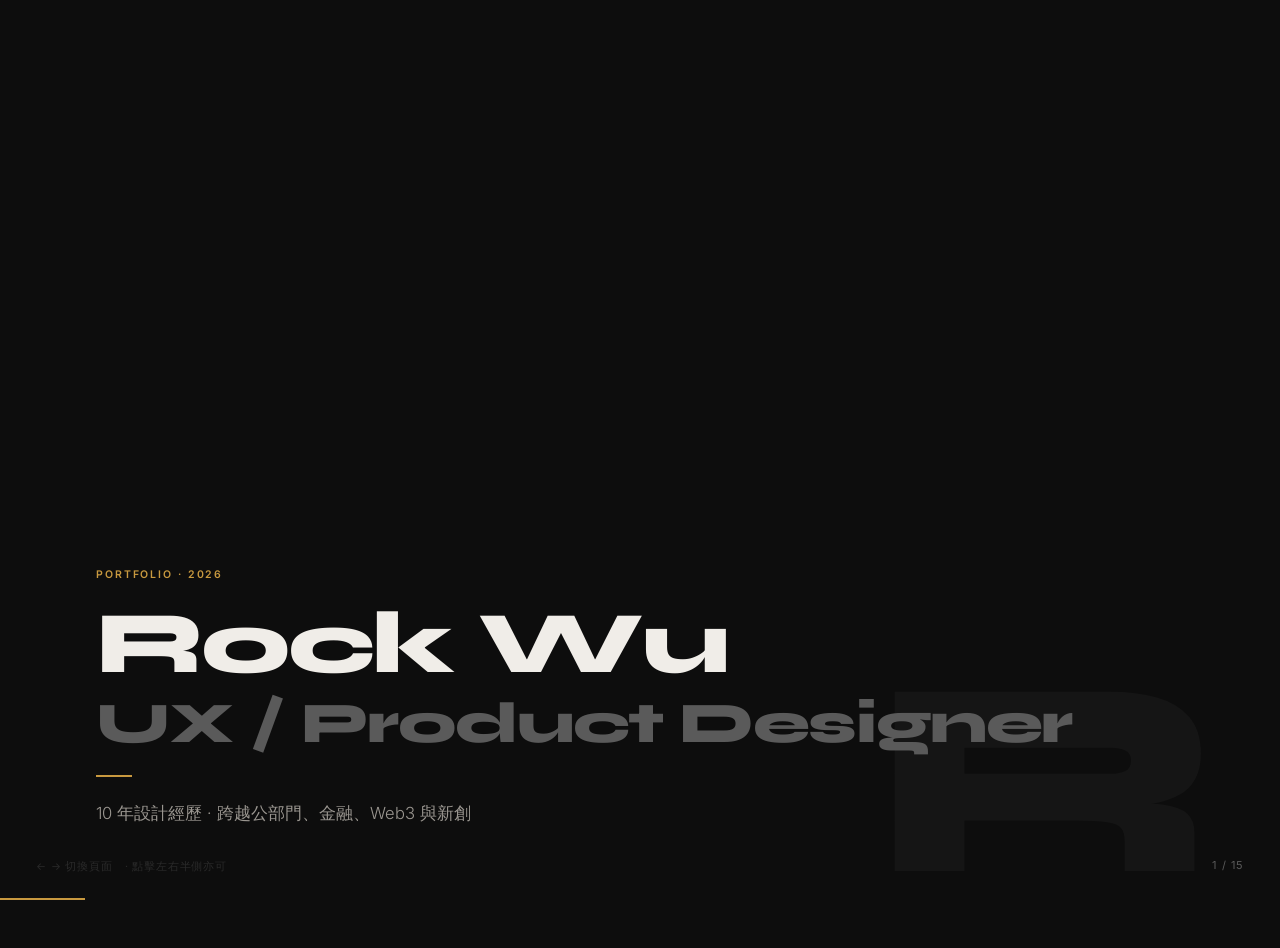
<file: presentation.html>
<!DOCTYPE html>
<html lang="zh-TW">
<head>
  <meta charset="UTF-8">
  <meta name="viewport" content="width=device-width, initial-scale=1.0">
  <title>Rock Wu — UX / Product Designer</title>
  <link rel="preconnect" href="https://fonts.googleapis.com">
  <link rel="preconnect" href="https://fonts.gstatic.com" crossorigin>
  <link href="https://fonts.googleapis.com/css2?family=Inter:wght@300;400;500;600&family=Syne:wght@600;700;800&display=swap" rel="stylesheet">
  <style>
    * { margin: 0; padding: 0; box-sizing: border-box; }

    :root {
      --bg: #0d0d0d;
      --text: #f0ede8;
      --muted: #5a5a5a;
      --muted-light: #888;
      --accent: #c8993f;
      --border: #1e1e1e;
    }

    body {
      background: var(--bg);
      color: var(--text);
      font-family: 'Inter', -apple-system, BlinkMacSystemFont, sans-serif;
      height: 100vh;
      overflow: hidden;
      cursor: default;
      user-select: none;
      -webkit-font-smoothing: antialiased;
    }

    /* ── Slide base ── */
    .slide {
      position: absolute;
      inset: 0;
      display: flex;
      padding: 72px 96px;
      opacity: 0;
      pointer-events: none;
      transition: opacity 0.45s cubic-bezier(0.4,0,0.2,1);
    }
    .slide.active {
      opacity: 1;
      pointer-events: all;
    }

    /* ── Layout helpers ── */
    .l-cover   { flex-direction: column; justify-content: flex-end; }
    .l-split   { align-items: center; gap: 72px; }
    .l-center  { flex-direction: column; align-items: center; justify-content: center; text-align: center; }
    .l-content { flex-direction: column; justify-content: center; }

    /* ── Background image ── */
    .bg {
      position: absolute;
      inset: 0;
      background-size: cover;
      background-position: center;
      z-index: 0;
    }
    .bg-fade-up {
      position: absolute; inset: 0; z-index: 1;
      background: linear-gradient(to top, rgba(13,13,13,.97) 35%, rgba(13,13,13,.45) 100%);
    }
    .bg-fade-left {
      position: absolute; inset: 0; z-index: 1;
      background: linear-gradient(to right, rgba(13,13,13,1) 42%, rgba(13,13,13,.1) 100%);
    }
    .slide > * { position: relative; z-index: 2; }

    /* ── Typography ── */
    .label {
      font-size: 10.5px;
      font-weight: 600;
      letter-spacing: .18em;
      text-transform: uppercase;
      color: var(--accent);
      margin-bottom: 18px;
    }
    .label-muted { color: var(--muted-light); }

    h1 {
      font-family: 'Syne', sans-serif;
      font-size: clamp(52px, 7vw, 88px);
      font-weight: 800;
      line-height: 1.03;
      letter-spacing: -.025em;
    }
    h2 {
      font-family: 'Syne', sans-serif;
      font-size: clamp(30px, 3.8vw, 50px);
      font-weight: 700;
      line-height: 1.1;
      letter-spacing: -.02em;
      margin-bottom: 20px;
    }
    p {
      font-size: clamp(14px, 1.3vw, 17px);
      font-weight: 300;
      line-height: 1.75;
      color: #9a9690;
    }
    strong { color: var(--text); font-weight: 500; }

    .divider {
      width: 36px; height: 2px;
      background: var(--accent);
      margin: 22px 0;
    }

    /* ── Split layout cols ── */
    .text-col { flex: 1; max-width: 480px; }
    .img-col {
      flex: 1;
      display: flex;
      align-items: center;
      justify-content: center;
    }
    .img-col img {
      max-height: 68vh;
      max-width: 100%;
      object-fit: contain;
      border-radius: 14px;
    }

    /* ── Stats ── */
    .stats-row { display: flex; gap: 48px; margin-top: 36px; }
    .stat { display: flex; flex-direction: column; gap: 5px; }
    .stat-num {
      font-family: 'Syne', sans-serif;
      font-size: clamp(38px, 4.5vw, 60px);
      font-weight: 800;
      color: var(--accent);
      line-height: 1;
    }
    .stat-label { font-size: 12px; color: var(--muted-light); letter-spacing: .05em; }

    /* ── Insight box ── */
    .insight {
      background: rgba(255,255,255,.03);
      border: 1px solid var(--border);
      border-left: 2px solid var(--accent);
      padding: 18px 22px;
      border-radius: 0 8px 8px 0;
      margin-top: 22px;
      max-width: 480px;
    }
    .insight p { font-size: 13.5px; color: #b0ada8; max-width: none; }

    /* ── Timeline ── */
    .timeline { display: flex; flex-direction: column; gap: 20px; margin-top: 4px; }
    .timeline-item { display: flex; gap: 24px; }
    .tl-year {
      font-size: 11px; color: var(--accent);
      font-weight: 500; letter-spacing: .05em;
      min-width: 84px; padding-top: 3px;
    }
    .tl-body h4 { font-size: 15px; font-weight: 500; color: var(--text); margin-bottom: 2px; }
    .tl-body p { font-size: 12.5px; color: var(--muted-light); max-width: none; line-height: 1.55; }

    /* ── Skills grid ── */
    .skills-grid { display: grid; grid-template-columns: 1fr 1fr; gap: 28px 64px; margin-top: 8px; }
    .skill-cat {
      font-size: 10px; font-weight: 600;
      letter-spacing: .14em; text-transform: uppercase;
      color: var(--accent); margin-bottom: 8px;
    }
    .skill-items { font-size: 13.5px; font-weight: 300; color: #888; line-height: 1.85; }

    /* ── Tag chips ── */
    .tag {
      display: inline-block;
      padding: 4px 13px;
      border: 1px solid rgba(255,255,255,.1);
      border-radius: 100px;
      font-size: 11px;
      color: var(--muted-light);
      letter-spacing: .06em;
      margin-right: 8px;
      margin-top: 8px;
    }

    /* ── Big ghost number ── */
    .ghost-num {
      font-family: 'Syne', sans-serif;
      font-weight: 800;
      color: rgba(255,255,255,.03);
      line-height: 1;
      position: absolute;
      pointer-events: none;
      user-select: none;
    }

    /* ── Info card (career page) ── */
    .info-card {
      background: rgba(255,255,255,.03);
      border: 1px solid var(--border);
      border-radius: 20px;
      padding: 36px 44px;
      text-align: center;
    }
    .card-num {
      font-family: 'Syne', sans-serif;
      font-weight: 800;
      line-height: 1;
      color: var(--accent);
    }
    .card-sub {
      font-size: 11px; color: var(--muted-light);
      letter-spacing: .1em; margin-top: 7px;
    }
    .card-divider { width: 28px; height: 1px; background: #222; margin: 18px auto; }

    /* ── Compare pair ── */
    .compare-pair { display: flex; gap: 14px; align-items: flex-end; }
    .compare-item { text-align: center; }
    .compare-item img { border-radius: 12px; max-height: 58vh; }
    .compare-sub { font-size: 10.5px; color: var(--muted-light); margin-top: 8px; letter-spacing: .07em; }

    /* ── Chrome ── */
    .progress {
      position: fixed; bottom: 0; left: 0;
      height: 2px; background: var(--accent);
      transition: width 0.45s cubic-bezier(0.4,0,0.2,1);
      z-index: 200;
    }
    .counter {
      position: fixed; bottom: 28px; right: 36px;
      font-size: 11px; color: var(--muted);
      letter-spacing: .1em; z-index: 200;
    }
    .hint {
      position: fixed; bottom: 26px; left: 36px;
      font-size: 10.5px; color: #2a2a2a;
      letter-spacing: .08em; z-index: 200;
    }

    /* ── Print / PDF ── */
    @media print {
      @page { size: 13.33in 7.5in landscape; margin: 0; }
      * { -webkit-print-color-adjust: exact !important; print-color-adjust: exact !important; }
      body { height: auto; overflow: visible; background: #0d0d0d; }
      .deck { position: static; height: auto; }
      .slide {
        position: relative !important;
        opacity: 1 !important;
        pointer-events: all !important;
        display: flex !important;
        width: 13.33in !important;
        height: 7.5in !important;
        page-break-after: always !important;
        break-after: page !important;
        overflow: hidden;
      }
      .bg { position: absolute !important; }
      .progress, .counter, .hint { display: none !important; }
    }
  </style>
</head>
<body>

<!-- ══════════════════════════════════════════
     SLIDE 1 · Cover
══════════════════════════════════════════ -->
<div class="slide l-cover active">
  <div class="ghost-num" style="font-size: clamp(180px,22vw,280px); right: 60px; bottom: -20px;">R</div>
  <div>
    <div class="label">Portfolio · 2026</div>
    <h1>Rock Wu</h1>
    <h1 style="color: var(--muted); font-size: clamp(32px,4.5vw,58px); margin-top: 4px;">UX / Product Designer</h1>
    <div class="divider"></div>
    <p>10 年設計經歷 · 跨越公部門、金融、Web3 與新創</p>
  </div>
</div>

<!-- ══════════════════════════════════════════
     SLIDE 2 · 自我介紹
══════════════════════════════════════════ -->
<div class="slide l-content" style="padding-left: 140px;">
  <div class="label">About</div>
  <h2>設計從拆解問題開始</h2>
  <p style="max-width: 580px;">哲學系的訓練讓我習慣在開口前先想清楚論點結構——主張是什麼、依據是什麼、對方可能的反駁是什麼。這個能力在提案、對規格、說服決策者時都直接派上用場：結構性、有邏輯、讓對方聽得懂。</p>
  <div class="divider"></div>
  <p style="max-width: 580px;">網路行銷的起點讓我早早習慣用數據看用戶行為。設計工作裡，我特別重視使用情境——在動手畫之前，先弄清楚用戶在什麼狀態下跟這個產品互動。</p>
</div>

<!-- ══════════════════════════════════════════
     SLIDE 3 · 職涯脈絡
══════════════════════════════════════════ -->
<div class="slide l-split">
  <div class="text-col">
    <div class="label">Career</div>
    <h2>從創業到<br>Product Designer</h2>
    <div class="timeline">
      <div class="timeline-item">
        <div class="tl-year">2015–2016</div>
        <div class="tl-body">
          <h4>網路行銷起點</h4>
          <p>養成數據思維，建立對用戶行為的敏感度</p>
        </div>
      </div>
      <div class="timeline-item">
        <div class="tl-year">2016–2017</div>
        <div class="tl-body">
          <h4>共同創辦新創公司</h4>
          <p>獲選 Appworks 第 13 屆加速器 · 拿下創業獎項<br>至今仍與業界前輩持續交流觀點</p>
        </div>
      </div>
      <div class="timeline-item">
        <div class="tl-year">2017–2023</div>
        <div class="tl-body">
          <h4>設計外包公司（乙方）</h4>
          <p>橫跨公部門、金融、IoT、企業系統<br>在資源有限與高度不確定中落地設計</p>
        </div>
      </div>
      <div class="timeline-item">
        <div class="tl-year">2023–現在</div>
        <div class="tl-body">
          <h4>HOYA Bit → PaperPlane</h4>
          <p>甲方深度介入 · Product Designer 兼營運長<br>不只執行設計，也參與產品方向決策</p>
        </div>
      </div>
    </div>
  </div>
  <div class="img-col">
    <div class="info-card">
      <div class="card-num" style="font-size: 72px;">13</div>
      <div class="card-sub">APPWORKS BATCH</div>
      <div class="card-divider"></div>
      <div class="card-num" style="font-size: 52px; color: var(--text);">10+</div>
      <div class="card-sub">YEARS EXPERIENCE</div>
      <div class="card-divider"></div>
      <div class="card-num" style="font-size: 52px; color: var(--text);">10+</div>
      <div class="card-sub">LIVE PRODUCTS</div>
    </div>
  </div>
</div>

<!-- ══════════════════════════════════════════
     SLIDE 4 · 技能
══════════════════════════════════════════ -->
<div class="slide l-content" style="padding-left: 140px;">
  <div class="label">Skills</div>
  <h2>能力全景</h2>
  <div class="skills-grid">
    <div>
      <div class="skill-cat">研究與洞察</div>
      <div class="skill-items">質化情境研究 · 使用者訪談<br>現場觀察 · 競品分析<br>需求釐清與問題定義</div>
    </div>
    <div>
      <div class="skill-cat">規劃與設計</div>
      <div class="skill-items">資訊架構 · 使用者流程<br>雙平台 App（iOS / Android）<br>Web · 管理後台 · 遊戲化機制設計</div>
    </div>
    <div>
      <div class="skill-cat">溝通與推動</div>
      <div class="skill-items">跨角色協作（業主 · PM · 工程師）<br>結構性提案 · 功能規格控管</div>
    </div>
    <div>
      <div class="skill-cat">數據與工具</div>
      <div class="skill-items">設計決策連結可量測業務成效<br>Figma · Figma MCP · Prototype<br>AI 工具輔助研究 · HTML / CSS</div>
    </div>
  </div>
</div>

<!-- ══════════════════════════════════════════
     SLIDE 5 · 台電 Chapter Cover
══════════════════════════════════════════ -->
<div class="slide l-cover">
  <div class="bg" style="background-image: url('assets/images/cs-tapower-bg.webp');"></div>
  <div class="bg-fade-up"></div>
  <div>
    <div class="label">Case Study 01</div>
    <h1>台電<br>電力即點</h1>
    <div class="divider"></div>
    <div style="margin-top: 4px;">
      <span class="tag">公部門</span>
      <span class="tag">遊戲化</span>
      <span class="tag">2019 – 現在</span>
      <span class="tag">V1 → V3</span>
    </div>
  </div>
</div>

<!-- ══════════════════════════════════════════
     SLIDE 6 · 台電 · 問題重新定義
══════════════════════════════════════════ -->
<div class="slide l-split">
  <div class="text-col">
    <div class="label">Problem Reframe</div>
    <h2>真正的問題<br>不是節電</h2>
    <p>甲方需求：「做一個節電 App」。但前期研究後發現，核心問題是——用戶根本沒有理由打開這個 App。電費是月底才想到的事，不是每天都需要關注的事。</p>
    <div class="insight">
      <p>甲方真正要的是：讓用戶養成定期回來的習慣、按照他們希望的方式互動，並對台電品牌產生真實好感。這是一個<strong>行為設計與品牌經營</strong>的問題，不是介面設計的問題。</p>
    </div>
  </div>
  <div class="img-col">
    <img src="assets/images/cs-tapower-v1-ui.webp" alt="台電電力即點 V1 UI">
  </div>
</div>

<!-- ══════════════════════════════════════════
     SLIDE 7 · 台電 · 押注電寶
══════════════════════════════════════════ -->
<div class="slide l-split">
  <div class="text-col">
    <div class="label">Key Decision · V1</div>
    <h2>押注電寶：<br>大膽重塑品牌個性</h2>
    <p>台電當時有個知名度很低的新吉祥物「電寶」。我的判斷是：要讓用戶真的喜歡這個 App，就必須讓它有自己的個性——而不是另一個無聊的政府介面。</p>
    <div class="divider"></div>
    <p>以電寶為核心，完整重塑整個 App 的遊戲化視覺語言。V1 建立基礎機制：每日節電問答 · 出外開寶箱 · 點數兌換超商禮券 / 折抵電費。</p>
  </div>
  <div class="img-col">
    <img src="assets/images/cs-tapower-mascot-v1.webp" alt="電寶吉祥物 V1">
  </div>
</div>

<!-- ══════════════════════════════════════════
     SLIDE 8 · 台電 · V1 GPS Insight
══════════════════════════════════════════ -->
<div class="slide l-split">
  <div class="text-col">
    <div class="label">V1 · Unexpected Signal</div>
    <h2>用戶在意程度<br>超出業主想像</h2>
    <p>V1 上線後，台電負責部門開始頻繁收到用戶對遊戲內容的建議與意見，甚至抓到有用戶使用 GPS 作弊程式，企圖在不移動的情況下觸發寶箱機制。</p>
    <div class="insight">
      <p>這個現象是一個強烈訊號：電寶這個角色，以及這套遊戲系統，已經在用戶心裡佔有真實的位置。這份情感，是後續版本設計的重要資本。</p>
    </div>
  </div>
  <div class="img-col">
    <img src="assets/images/cs-tapower-map.webp" alt="台電地圖遊戲">
  </div>
</div>

<!-- ══════════════════════════════════════════
     SLIDE 9 · 台電 · V2 + V3
══════════════════════════════════════════ -->
<div class="slide l-split">
  <div class="text-col">
    <div class="label">V2 → V3 · Evolution</div>
    <h2>用累積的情感<br>換來設計的本錢</h2>
    <p><strong>V2</strong>：高等級玩家卡關流失。新增計步、派遣技能、MGM 推薦機制——靠行為類型的多樣化延長使用週期，而非靠內容量。</p>
    <div class="divider"></div>
    <p><strong>V3</strong>：實體禮品預算有限，轉向虛擬道具——電寶換裝 + 房間佈置的紙娃娃系統。能做這件事，是因為前兩個版本已把用戶對電寶的情感積累起來。如果第一天就推換裝，用戶不會在意。</p>
  </div>
  <div class="img-col">
    <div style="display: flex; flex-direction: column; gap: 14px; align-items: center;">
      <img src="assets/images/cs-tapower-v3-characterebo.webp" alt="電寶 V3 角色" style="max-height: 36vh;">
      <img src="assets/images/cs-tapower-v3-achievement.webp" alt="V3 成就系統" style="max-height: 24vh;">
    </div>
  </div>
</div>

<!-- ══════════════════════════════════════════
     SLIDE 10 · 台電 · 成效
══════════════════════════════════════════ -->
<div class="slide l-center">
  <div class="label label-muted">Results · 台電 電力即點</div>
  <h2 style="margin-bottom: 10px;">電寶從 App 走向品牌</h2>
  <p style="max-width: 520px;">知名度從 App 內部溢出，被台電使用在更多對外場合——從名不見經傳的吉祥物，變成被大眾真實喜愛的品牌角色。</p>
  <div class="stats-row" style="justify-content: center; margin-top: 48px; gap: 64px;">
    <div class="stat" style="align-items: center;">
      <div class="stat-num">5×</div>
      <div class="stat-label">V1 用戶 & 日活成長</div>
    </div>
    <div class="stat" style="align-items: center;">
      <div class="stat-num">32×</div>
      <div class="stat-label">V2 總用戶成長</div>
    </div>
    <div class="stat" style="align-items: center;">
      <div class="stat-num">42×</div>
      <div class="stat-label">V2 日活成長</div>
    </div>
  </div>
  <p style="margin-top: 20px; font-size: 12.5px; color: var(--muted-light);">高等級玩家從 0 成長至數千人</p>
</div>

<!-- ══════════════════════════════════════════
     SLIDE 11 · PaperPlane Chapter Cover
══════════════════════════════════════════ -->
<div class="slide l-cover">
  <div class="bg" style="background-image: url('assets/images/cs-paperplane-bg.webp');"></div>
  <div class="bg-fade-up"></div>
  <div>
    <div class="label">Case Study 02</div>
    <h1>PaperPlane</h1>
    <div class="divider"></div>
    <div style="margin-top: 4px;">
      <span class="tag">支付新創</span>
      <span class="tag">首頁改版</span>
      <span class="tag">酒吧場景</span>
      <span class="tag">V1 → V2</span>
    </div>
  </div>
</div>

<!-- ══════════════════════════════════════════
     SLIDE 12 · PaperPlane · LINE OA 問題
══════════════════════════════════════════ -->
<div class="slide l-split">
  <div class="text-col">
    <div class="label">Problem</div>
    <h2>用戶習慣<br>停在 LINE OA</h2>
    <p>V1 上線後，大部分用戶仍透過 LINE 官方帳號跳轉使用。LINE OA 體驗先天受限、流程繁瑣，但慣性就是停在那裡。</p>
    <div class="insight">
      <p>問題不只是「App 體驗不夠好」，而是「用戶根本還沒有形成使用 App 的習慣」。需要同步強化 App 曝光，並從根本優化 App 體驗，讓用戶第一次打開就值得留下來。</p>
    </div>
  </div>
  <div class="img-col">
    <img src="assets/images/cs-pp-v1-home.webp" alt="PaperPlane V1 首頁">
  </div>
</div>

<!-- ══════════════════════════════════════════
     SLIDE 13 · PaperPlane · Tab Bar Insight
══════════════════════════════════════════ -->
<div class="slide l-split">
  <div class="text-col">
    <div class="label">Field Research · Key Insight</div>
    <h2>Tab bar 中間<br>不等於顯眼</h2>
    <p>坐在酒吧結帳區附近觀察後發現：用戶的心智模型裡，tab bar 是導覽列，不是操作按鈕。即使付款圖示就在中間，用戶就是不會去點它。</p>
    <div class="insight">
      <p>這是設計業界普遍存在的假設——「放中間就很顯眼」。V1 犯了這個錯誤。<br><strong>V2 解法</strong>：把付款按鈕改成懸浮在首頁的主視覺元素，在任何情境下都不可能被誤認為導覽項目。</p>
    </div>
  </div>
  <div class="img-col">
    <div class="compare-pair">
      <div class="compare-item">
        <img src="assets/images/cs-pp-v1-home.webp" alt="V1">
        <div class="compare-sub">V1 · Tab bar 中間入口</div>
      </div>
      <div class="compare-item">
        <img src="assets/images/cs-pp-v2-home.webp" alt="V2">
        <div class="compare-sub">V2 · 懸浮付款按鈕</div>
      </div>
    </div>
  </div>
</div>

<!-- ══════════════════════════════════════════
     SLIDE 14 · PaperPlane · 設計決策 + 成效
══════════════════════════════════════════ -->
<div class="slide l-split">
  <div class="text-col">
    <div class="label">Design Decision + Results</div>
    <h2>第一手觀察<br>驅動的設計決策</h2>
    <p>除了酒吧現場觀察，也以工作人員身份參與實體擺攤活動，完整走過新用戶從下載 → 註冊 → 領取獎勵的全流程，把反覆出現的卡點一一記錄修正。</p>
    <p style="margin-top: 12px;">V2 根據後台數據重新規劃首頁資訊層級，V1 的地圖首頁改為功能完整的首頁，把用戶真正常用的功能直接放到面前。</p>
    <div class="stats-row" style="margin-top: 32px;">
      <div class="stat">
        <div class="stat-num">61%</div>
        <div class="stat-label">總用戶成長</div>
      </div>
      <div class="stat">
        <div class="stat-num">15%</div>
        <div class="stat-label">付費用戶成長</div>
      </div>
    </div>
    <p style="margin-top: 14px; font-size: 12px; color: var(--muted-light);">V2 上線約六個月</p>
  </div>
  <div class="img-col">
    <img src="assets/images/cs-pp-v2-annotated.webp" alt="PaperPlane V2 Annotated">
  </div>
</div>

<!-- ══════════════════════════════════════════
     SLIDE 15 · 結尾
══════════════════════════════════════════ -->
<div class="slide l-center">
  <div class="ghost-num" style="font-size: clamp(160px,20vw,260px); left: 50%; bottom: -10px; transform: translateX(-50%);">Q&A</div>
  <div class="label label-muted">Thank You</div>
  <h2 style="max-width: 600px; line-height: 1.2;">兼顧使用者洞察、<br>跨角色溝通與業務數據</h2>
  <div class="divider" style="margin: 24px auto;"></div>
  <p>10 年 · 10 個以上上線產品 · 公部門 / 金融 / Web3 / 新創</p>
  <div style="margin-top: 36px; display: flex; gap: 8px; flex-wrap: wrap; justify-content: center;">
    <span class="tag">rockisworking@gmail.com</span>
    <span class="tag">Taipei, Taiwan</span>
  </div>
</div>

<!-- ── Chrome ── -->
<div class="progress" id="progress" style="width: 6.67%;"></div>
<div class="counter" id="counter">1 / 15</div>
<div class="hint">← → 切換頁面　· 點擊左右半側亦可</div>

<script>
  const slides = document.querySelectorAll('.slide');
  const total  = slides.length;
  let cur = 0;

  function goTo(n) {
    slides[cur].classList.remove('active');
    cur = Math.max(0, Math.min(n, total - 1));
    slides[cur].classList.add('active');
    document.getElementById('counter').textContent  = `${cur + 1} / ${total}`;
    document.getElementById('progress').style.width = `${((cur + 1) / total) * 100}%`;
  }

  document.addEventListener('keydown', e => {
    if (['ArrowRight','ArrowDown','Space',' '].includes(e.key)) { e.preventDefault(); goTo(cur + 1); }
    if (['ArrowLeft','ArrowUp'].includes(e.key))                { e.preventDefault(); goTo(cur - 1); }
    if (e.key === 'Home') goTo(0);
    if (e.key === 'End')  goTo(total - 1);
  });

  document.addEventListener('click', e => {
    goTo(e.clientX > window.innerWidth / 2 ? cur + 1 : cur - 1);
  });

  /* Touch swipe */
  let tx = 0;
  document.addEventListener('touchstart', e => { tx = e.touches[0].clientX; }, { passive: true });
  document.addEventListener('touchend',   e => {
    const dx = e.changedTouches[0].clientX - tx;
    if (Math.abs(dx) > 50) goTo(dx < 0 ? cur + 1 : cur - 1);
  });
</script>
</body>
</html>
</file>
<file: css/v2.css>
/* 新粗獷主義概念稿：奶油底、3px 黑框、硬陰影、純色塊；沒有漸層、模糊、淡陰影 */
:root {
  --bg: #f3eee2;
  --ink: #111;
  --ink-text: #262428;   /* 文字用的墨色（比邊框、陰影的純黑柔和） */
  --yellow: #ffd23f;
  --mint: #6ee7b7;
  --pink: #ff9ecb;
  --blue: #7b93ff;
  --orange: #ff6a3d;
  --b: 3px;
  --display: "Bricolage Grotesque", "Noto Sans TC", system-ui, sans-serif;
  --text: "Noto Sans TC", "PingFang TC", system-ui, sans-serif;
}

* { box-sizing: border-box; margin: 0; padding: 0; }
html { scroll-behavior: smooth; scroll-padding-top: 5rem; overflow-x: clip; }
body { font-family: var(--text); font-weight: 500; font-size: 17px; line-height: 1.6; background: var(--bg); color: var(--ink-text); overflow-x: clip; }
a { color: inherit; text-decoration: none; }
ul { list-style: none; }
img { display: block; max-width: 100%; }
:focus-visible { outline: 4px solid var(--ink); outline-offset: 4px; }

.c-yellow { background: var(--yellow); }
.c-mint   { background: var(--mint); }
.c-pink   { background: var(--pink); }
.c-blue   { background: var(--blue); }
.c-orange { background: var(--orange); }

/* ── 上方列 ── */
.bar { position: sticky; top: 0; z-index: 20; background: var(--bg); border-bottom: var(--b) solid var(--ink); }
.bar-inner { max-width: 1400px; margin: 0 auto; padding: .7rem 2rem; display: flex; align-items: center; gap: 2rem; }
.logo { display: block; width: 2.1rem; height: 2.1rem; background: var(--ink-text); -webkit-mask: url(../assets/images/favicon.svg) center / contain no-repeat; mask: url(../assets/images/favicon.svg) center / contain no-repeat; }
.logo img { width: 100%; height: 100%; visibility: hidden; }
.bar-nav { margin-left: auto; display: flex; gap: 1.6rem; font-weight: 900; }
.bar-nav a { padding: .1rem .2rem; box-shadow: inset 0 -0.35rem 0 transparent; transition: box-shadow .15s; }
.bar-nav a:hover { box-shadow: inset 0 -0.35rem 0 var(--yellow); }
.lang { display: flex; border: var(--b) solid var(--ink); font-weight: 900; font-size: .9rem; }
.lang span { padding: .05rem .8rem; }
.lang .on { background: var(--ink); color: var(--bg); }

/* ── Hero ── */
.hero { max-width: 1400px; margin: 0 auto; padding: 4rem 2rem 5rem; display: grid; grid-template-columns: minmax(0, 1.25fr) minmax(0, 1fr); gap: 2rem; align-items: center; }
.hello {
  display: inline-block; background: var(--yellow); border: var(--b) solid var(--ink);
  padding: calc(.1rem + 2px) 1rem; font-weight: 500; letter-spacing: .06em; font-size: 1.3rem; transform: rotate(-3deg);
  box-shadow: 5px 5px 0 var(--ink); margin-bottom: 1.4rem;
}
.big { font-family: var(--display); font-weight: 800; line-height: .84; letter-spacing: -.04em; font-size: clamp(6rem, 17vw, 15rem); display: flex; flex-direction: column; }
.big .rock { color: var(--orange); -webkit-text-stroke: 4px var(--ink); paint-order: stroke fill; }
.big .wu { margin-left: .9em; }
.role { margin-top: 2rem; font-family: var(--display); font-weight: 700; font-size: 1.7rem; }
.ctas { margin-top: 2.2rem; display: flex; gap: 1.4rem; flex-wrap: wrap; }

.btn { display: inline-block; padding: .55rem 1.5rem; background: #fff; border: var(--b) solid var(--ink); color: var(--ink-text); font-weight: 900; font-size: 1.1rem; box-shadow: 6px 6px 0 var(--ink); transition: transform .1s, box-shadow .1s; }
.btn-ink { background: var(--ink); color: var(--bg); }
.btn:hover { transform: translate(3px, 3px); box-shadow: 3px 3px 0 var(--ink); }
.btn:active { transform: translate(6px, 6px); box-shadow: 0 0 0 var(--ink); }

/* 可拖曳貼紙 */
.stage { position: relative; min-height: 30rem; }
.sticker {
  position: absolute; left: var(--x); top: var(--y); z-index: 1;
  border: var(--b) solid var(--ink); padding: .3rem 1.3rem; font-weight: 900; font-size: clamp(1.5rem, 2.1vw, 2rem);
  box-shadow: 6px 6px 0 var(--ink); transform: rotate(var(--r));
  cursor: grab; user-select: none; touch-action: none;
  animation: drop .5s cubic-bezier(.3, 1.6, .5, 1) backwards;
}
.sticker:nth-child(2) { animation-delay: .06s; } .sticker:nth-child(3) { animation-delay: .12s; }
.sticker:nth-child(4) { animation-delay: .18s; } .sticker:nth-child(5) { animation-delay: .24s; }
.sticker:nth-child(6) { animation-delay: .3s; }  .sticker:nth-child(7) { animation-delay: .36s; }
.sticker:nth-child(8) { animation-delay: .42s; }
.sticker.settled { animation: none; }
.sticker.drag { cursor: grabbing; box-shadow: 10px 10px 0 var(--ink); transform: rotate(0deg) scale(1.06); z-index: 50; animation: none; }
@keyframes drop { from { transform: translateY(-3rem) rotate(calc(var(--r) * 3)); opacity: 0; } }

/* ── 跑馬燈 ── */
.tape { background: var(--ink); color: var(--bg); border-block: var(--b) solid var(--ink); transform: rotate(-1.6deg); margin: 1rem -2rem 5rem; overflow: hidden; }
.tape-track { display: flex; width: max-content; align-items: center; gap: 2rem; padding: .8rem 0; font-family: var(--display); font-weight: 800; font-size: 1.9rem; white-space: nowrap; animation: slide 28s linear infinite; }
.tape-track i { width: 1rem; height: 1rem; background: var(--orange); flex: none; }
@keyframes slide { to { transform: translateX(-50%); } }

/* ── 數字 ── */
.stats { max-width: 1400px; margin: 0 auto 9rem; padding: 0 2rem; display: grid; grid-template-columns: repeat(3, 1fr); }
.stats div { border: var(--b) solid var(--ink); margin-left: calc(var(--b) * -1); padding: 1.4rem 2rem 1.6rem; display: flex; flex-direction: column; background: #fff; }
.stats div:first-child { margin-left: 0; }
.stats div:nth-child(2) { background: var(--yellow); }
.stats dd { font-family: var(--display); font-weight: 800; font-size: clamp(4rem, 9vw, 8rem); line-height: .9; letter-spacing: -.04em; order: 1; }
.stats dt { order: 2; font-weight: 900; font-size: 1.2rem; margin-top: .8rem; }

/* ── 區塊 ── */
.block { max-width: 1400px; margin: 0 auto; padding: 0 2rem 9rem; }
.sec-head { display: flex; align-items: flex-end; gap: 1.2rem; margin-bottom: 4rem; flex-wrap: wrap; }
.sec-head h2 { font-family: var(--display); font-weight: 800; font-size: clamp(3.6rem, 9vw, 8rem); line-height: .85; letter-spacing: -.04em; }
.note { background: #fff; border: var(--b) solid var(--ink); padding: calc(.1rem + 2px) .9rem; font-weight: 500; letter-spacing: .06em; transform: rotate(3deg); box-shadow: 4px 4px 0 var(--ink); margin-bottom: .6rem; }

/* ── Case Study ── */
.case { display: grid; grid-template-columns: 1.15fr .85fr; border: var(--b) solid var(--ink); box-shadow: 12px 12px 0 var(--ink); margin-bottom: 6.5rem; transition: transform .15s, box-shadow .15s; transform: rotate(-.5deg); }
.case:nth-of-type(even) { transform: rotate(.5deg); }
.case:hover { transform: rotate(0) translate(-5px, -5px); box-shadow: 17px 17px 0 var(--ink); }
.case.flip .case-media { order: 2; border-right: 0; border-left: var(--b) solid var(--ink); }
.case-media { position: relative; border-right: var(--b) solid var(--ink); background: var(--ink); min-height: 26rem; overflow: hidden; }
.case-bg { position: absolute; inset: 0; width: 100%; height: 100%; object-fit: cover; }
.case-phone { position: absolute; right: 10%; bottom: 10%; height: 78%; width: auto; max-width: 46%; object-fit: contain; filter: drop-shadow(8px 8px 0 var(--ink)); transition: transform .2s; }
.case:hover .case-phone { transform: translateY(-10px) rotate(-2deg); }
.case-info { padding: 2.2rem 2.4rem; display: flex; flex-direction: column; justify-content: flex-end; gap: .4rem; }
.case-info .tags { font-weight: 900; font-size: .95rem; }
.case-info .sub { font-weight: 700; font-size: 1.15rem; }
.case-info h3 { font-family: var(--display); font-weight: 800; font-size: clamp(2.4rem, 4.6vw, 4.4rem); line-height: 1; letter-spacing: -.03em; margin-top: .4rem; }

/* ── Works ── */
.works { display: grid; grid-template-columns: repeat(3, 1fr); gap: 3.2rem 2.6rem; }
.works li:nth-child(odd) .work { transform: rotate(-.8deg); }
.works li:nth-child(even) .work { transform: rotate(.8deg); }
.work { display: flex; flex-direction: column; height: 100%; border: var(--b) solid var(--ink); box-shadow: 8px 8px 0 var(--ink); transition: transform .15s, box-shadow .15s; }
.work:hover { transform: rotate(0) translate(-4px, -4px) !important; box-shadow: 12px 12px 0 var(--ink); }
.work img { width: 100%; aspect-ratio: 4 / 3; object-fit: cover; border-bottom: var(--b) solid var(--ink); }
.work div { padding: 1rem 1.3rem 1.4rem; }
.work h3 { font-weight: 900; font-size: 1.45rem; line-height: 1.25; }
.work p { font-weight: 700; font-size: .95rem; margin-top: .3rem; }
.works .wide { grid-column: 1 / -1; }
.works .wide .work { flex-direction: row; transform: rotate(.4deg); }
.works .wide .work img { width: 50%; aspect-ratio: auto; border-bottom: 0; border-right: var(--b) solid var(--ink); }
.works .wide .work div { display: flex; flex-direction: column; justify-content: flex-end; padding: 2rem 2.4rem; }
.works .wide .work h3 { font-family: var(--display); font-size: clamp(2rem, 4vw, 3.6rem); line-height: 1.05; }

/* ── 頁尾 ── */
.foot { background: var(--ink); color: var(--bg); }
.foot-inner { max-width: 1400px; margin: 0 auto; padding: 5rem 2rem 3rem; }
.foot-label { font-weight: 900; font-size: 1rem; color: var(--yellow); }
.foot-mail { display: inline-block; font-family: var(--display); font-weight: 800; font-size: clamp(1.8rem, 6.2vw, 6rem); line-height: 1.1; letter-spacing: -.03em; margin: .4rem 0 3rem; box-shadow: inset 0 -.14em 0 var(--orange); transition: box-shadow .15s; white-space: nowrap; }
.foot-mail:hover { box-shadow: inset 0 -1.1em 0 var(--orange); }
.foot-nav { display: flex; gap: 2rem; font-weight: 900; border-top: var(--b) solid var(--bg); padding-top: 1.4rem; }
.foot-nav a:hover { color: var(--yellow); }

/* ── 手機：重排 ── */
@media (max-width: 900px) {
  body { font-size: 16px; }
  .bar-inner { padding: .6rem 1rem; gap: 1rem; }
  .bar-nav { gap: .8rem; font-size: .95rem; }
  .hero { grid-template-columns: 1fr; padding: 2.5rem 1.25rem 3rem; }
  .big { font-size: clamp(5.5rem, 28vw, 9rem); }
  .big .wu { margin-left: .6em; }
  .stage { min-height: 0; display: flex; flex-wrap: wrap; gap: .8rem 1rem; padding-top: 1rem; }
  .sticker { position: static; padding: .1rem .75rem; font-size: 1rem; box-shadow: 3px 3px 0 var(--ink); }
  .tape { margin: 0 -1rem 3rem; }
  .stats { grid-template-columns: 1fr; padding: 0 1.25rem; margin-bottom: 5rem; }
  .stats div { margin-left: 0; margin-top: calc(var(--b) * -1); }
  .stats div:first-child { margin-top: 0; }
  .block { padding: 0 1.25rem 5rem; }
  .case, .case.flip { grid-template-columns: 1fr; margin-bottom: 4rem; }
  .case.flip .case-media { order: 0; border-left: 0; }
  .case-media, .case.flip .case-media { border-right: 0; border-bottom: var(--b) solid var(--ink); min-height: 17rem; }
  .case-info { padding: 1.5rem 1.4rem 1.7rem; }
  .works { grid-template-columns: 1fr; gap: 2.4rem; }
  .works .wide .work { flex-direction: column; }
  .works .wide .work img { width: 100%; aspect-ratio: 4 / 3; border-right: 0; border-bottom: var(--b) solid var(--ink); }
  .foot-inner { padding: 3.5rem 1.25rem 2.5rem; }
  .foot-mail { font-size: calc((100vw - 2.5rem) / 12.6); }
}
@media (max-width: 520px) {
  .logo { display: none; }
  .bar-nav { margin-left: 0; }
}

@media (prefers-reduced-motion: reduce) {
  html { scroll-behavior: auto; }
  .tape-track, .sticker { animation: none; }
  .case, .work, .btn { transition: none; }
}

/* 新粗獷主義：案例內頁共用樣式（接在 style.css 之後載入） */

.bar-nav a.active { box-shadow: inset 0 -0.35rem 0 var(--yellow); }

/* 重點字：螢光筆塊，不用漸層 */
.accent { background: var(--yellow); padding: 0 .2em; box-decoration-break: clone; -webkit-box-decoration-break: clone; }

.wrap { max-width: 1400px; margin: 0 auto; padding: 0 2rem; }
.sec { padding-bottom: 9rem; }
.sec-title { font-family: var(--display); font-weight: 800; line-height: 1.02; letter-spacing: -.03em; font-size: clamp(2.2rem, 5vw, 4.6rem); }

/* ── Hero ── */
.cs-hero { background: var(--mint); border-bottom: var(--b) solid var(--ink); overflow: hidden; }
.cs-hero-inner { max-width: 1400px; margin: 0 auto; padding: 4.5rem 2rem 5.5rem; display: grid; grid-template-columns: minmax(0, 1fr) minmax(0, 1fr); gap: 3rem; align-items: center; }
.cs-tags { display: flex; flex-wrap: wrap; gap: .8rem 1rem; margin-bottom: 2rem; }
.cs-tags span { border: var(--b) solid var(--ink); background: #fff; padding: .1rem 1rem; font-weight: 900; box-shadow: 4px 4px 0 var(--ink); }
.cs-tags span:nth-child(1) { transform: rotate(-2deg); background: var(--yellow); }
.cs-tags span:nth-child(2) { transform: rotate(1.5deg); background: var(--pink); }
.cs-tags span:nth-child(3) { transform: rotate(-1deg); background: var(--blue); }
.cs-sub { font-weight: 900; font-size: clamp(1.3rem, 2.2vw, 1.9rem); }
.cs-title { font-family: var(--display); font-weight: 800; font-size: clamp(4rem, 9.4vw, 9rem); line-height: .95; letter-spacing: -.04em; margin-top: .6rem; }
.cs-title small { display: block; font-size: .55em; line-height: 1; margin-top: .1em; }

.cs-media { position: relative; aspect-ratio: 1 / 1; border: var(--b) solid var(--ink); box-shadow: 12px 12px 0 var(--ink); background: var(--ink); overflow: hidden; transform: rotate(1.2deg); }
.cs-media > img.bg { position: absolute; inset: 0; width: 100%; height: 100%; object-fit: cover; }
.cs-media .ph { position: absolute; bottom: -14%; height: 92%; width: auto; filter: drop-shadow(8px 8px 0 var(--ink)); }
.cs-media .ph-main { right: 12%; }
.cs-media .ph-side { left: 4%; height: 78%; bottom: -10%; }

/* ── Role / Team / Release ── */
.info { max-width: 1400px; margin: 0 auto; padding: 0 2rem; display: grid; grid-template-columns: repeat(3, 1fr); transform: translateY(-2.2rem); }
.info > div { background: #fff; border: var(--b) solid var(--ink); margin-left: calc(var(--b) * -1); padding: 1.3rem 1.8rem 1.6rem; box-shadow: 8px 8px 0 var(--ink); }
.info > div:first-child { margin-left: 0; }
.info > div:nth-child(2) { background: var(--yellow); }
.info h2 { font-family: var(--display); font-weight: 800; font-size: 1rem; letter-spacing: .02em; text-transform: uppercase; border-bottom: var(--b) solid var(--ink); padding-bottom: .3rem; margin-bottom: .7rem; }
.info p, .info li { font-weight: 900; font-size: 1.15rem; line-height: 1.55; }
.info .role-main { font-size: 1.5rem; }
.info li::before { content: "■ "; font-size: .6em; vertical-align: .15em; }
.info .muted { font-weight: 500; opacity: .65; }
.info-gap { height: 4.5rem; }

/* ── Intro ── */
.intro { display: grid; grid-template-columns: minmax(0, 5fr) minmax(0, 6fr); gap: 4rem; align-items: start; }
.intro .sec-title { margin-top: 1.4rem; }
.intro p { font-size: 1.2rem; line-height: 1.85; }
.intro p + p { margin-top: 1.2rem; }

.sec-head { display: flex; align-items: flex-end; gap: 1.4rem; margin-bottom: 3.5rem; flex-wrap: wrap; }
.sec-head .sec-title { font-size: clamp(2.6rem, 7vw, 6rem); line-height: .95; }

/* ── V1.0 亮點 ── */
.v1 { display: grid; grid-template-columns: repeat(3, 1fr); gap: 2.6rem; }
.v1-card { border: var(--b) solid var(--ink); box-shadow: 8px 8px 0 var(--ink); background: #fff; display: flex; flex-direction: column; transition: transform .15s, box-shadow .15s; }
.v1-card:nth-child(odd) { transform: rotate(-.8deg); }
.v1-card:nth-child(even) { transform: rotate(.8deg); }
.v1-card:hover { transform: rotate(0) translate(-4px, -4px); box-shadow: 12px 12px 0 var(--ink); }
.v1-card h3 { padding: .8rem 1.3rem; font-weight: 900; font-size: 1.35rem; border-bottom: var(--b) solid var(--ink); }
.v1-card:nth-child(1) h3 { background: var(--yellow); }
.v1-card:nth-child(2) h3 { background: var(--pink); }
.v1-card:nth-child(3) h3 { background: var(--blue); }
.v1-card .shot { height: 15rem; border-bottom: var(--b) solid var(--ink); background: var(--bg); display: flex; align-items: center; justify-content: center; padding: 1rem; }
.v1-card .shot img { max-height: 100%; width: auto; max-width: 100%; object-fit: contain; }
.v1-card p { padding: 1.1rem 1.3rem 1.4rem; }

.v1-result { position: relative; margin-top: 6rem; background: var(--ink); color: var(--bg); border: var(--b) solid var(--ink); box-shadow: 12px 12px 0 var(--orange); padding: 2.6rem 2.8rem 4rem; }
.v1-result .head { display: inline-block; background: var(--yellow); color: var(--ink-text); font-weight: 900; padding: .1rem 1rem; transform: rotate(-2deg); margin-bottom: 1.4rem; }
.v1-result .line { font-family: var(--display); font-weight: 800; font-size: clamp(1.6rem, 3.6vw, 3.2rem); line-height: 1.35; letter-spacing: -.01em; }
.v1-result .line + .line { margin-top: .6rem; }
.v1-result .accent { background: var(--orange); color: var(--ink-text); }
.v1-but { position: absolute; right: 2.4rem; bottom: -2.2rem; background: var(--pink); color: var(--ink-text); border: var(--b) solid var(--ink); box-shadow: 6px 6px 0 var(--ink); font-family: var(--display); font-weight: 800; font-size: clamp(2rem, 4vw, 3.4rem); padding: .1rem 1.4rem; transform: rotate(-4deg); }

/* ── Problem & Research ── */
.prob { display: grid; grid-template-columns: minmax(0, 7fr) minmax(0, 5fr); gap: 3rem; align-items: start; }
.prob-list { display: grid; gap: 2.2rem; }
.prob-item { border: var(--b) solid var(--ink); background: #fff; box-shadow: 8px 8px 0 var(--ink); padding: 1.6rem 1.8rem 1.9rem; }
.prob-item:nth-child(1) { transform: rotate(-.5deg); }
.prob-item:nth-child(2) { transform: rotate(.5deg); }
.prob-item h3 { font-weight: 900; font-size: 1.5rem; line-height: 1.3; margin-bottom: .7rem; }
.focus { background: var(--pink); border: var(--b) solid var(--ink); box-shadow: 8px 8px 0 var(--ink); padding: 1.6rem 1.8rem 2rem; }
.focus h3 { font-family: var(--display); font-weight: 800; font-size: 1.1rem; margin-bottom: 1.2rem; }
.focus ul { display: flex; flex-direction: column; align-items: flex-start; gap: .9rem; }
.focus li { background: #fff; border: var(--b) solid var(--ink); box-shadow: 4px 4px 0 var(--ink); padding: .2rem 1rem; font-weight: 900; font-size: 1.1rem; }
.focus li:nth-child(1) { transform: rotate(-1.5deg); }
.focus li:nth-child(2) { transform: rotate(1deg) translateX(1rem); }
.focus li:nth-child(3) { transform: rotate(-.8deg) translateX(.4rem); }
.focus img { width: 5rem; margin-top: 1.6rem; filter: drop-shadow(5px 5px 0 var(--ink)); }

/* ── 設計段落：圖 + 文 ── */
.dr { display: grid; grid-template-columns: minmax(0, 5fr) minmax(0, 6fr); gap: 4rem; align-items: center; margin-bottom: 8rem; }
.dr.rev { grid-template-columns: minmax(0, 6fr) minmax(0, 5fr); }
.dr.rev .dr-media { order: 2; }
.dr-media { position: relative; height: 36rem; border: var(--b) solid var(--ink); box-shadow: 12px 12px 0 var(--ink); overflow: hidden; display: flex; justify-content: center; align-items: flex-end; transition: transform .15s; }
.dr:nth-of-type(odd) .dr-media { transform: rotate(-1deg); }
.dr:nth-of-type(even) .dr-media { transform: rotate(1deg); }
.dr-media img { height: 92%; width: auto; margin-bottom: -6%; filter: drop-shadow(8px 8px 0 var(--ink)); }
.dr-media.two { gap: 0; }
.dr-media.two img { height: 86%; margin-bottom: -5%; }
.dr-media.two img:first-child { transform: translateX(8%) rotate(-3deg); }
.dr-media.two img:last-child { transform: translateX(-8%) translateY(4%) rotate(3deg); }
.dr-icon { height: 4.2rem; width: auto; margin-bottom: 1.2rem; filter: drop-shadow(4px 4px 0 var(--ink)); }
.dr-label { display: inline-block; background: var(--ink); color: var(--bg); font-weight: 900; padding: .05rem .9rem; transform: rotate(-1.5deg); }
.dr h3 { font-family: var(--display); font-weight: 800; font-size: clamp(1.9rem, 3.4vw, 3rem); line-height: 1.15; letter-spacing: -.02em; margin: 1rem 0 1.4rem; }
.dr p { font-size: 1.15rem; line-height: 1.85; }
.dr p + p { margin-top: 1rem; }

/* ── Result ── */
.result { background: var(--pink); border-block: var(--b) solid var(--ink); padding: 6rem 0 7rem; margin-bottom: 9rem; }
.result .sec-head { margin-bottom: 3.6rem; }
.nums { display: grid; grid-template-columns: repeat(2, 1fr); }
.nums > div { background: #fff; border: var(--b) solid var(--ink); margin: 0 0 calc(var(--b) * -1) calc(var(--b) * -1); padding: 2rem 2.4rem 2.2rem; display: flex; flex-direction: column; }
.nums > div:nth-child(2n + 1) { margin-left: 0; }
.nums > div:nth-child(1) { background: var(--yellow); }
.nums > div:nth-child(4) { background: var(--mint); }
.nums dd { order: 1; font-family: var(--display); font-weight: 800; font-size: clamp(3.4rem, 8.4vw, 8rem); line-height: .95; letter-spacing: -.04em; font-variant-numeric: tabular-nums; }
.nums dt { order: 2; font-weight: 900; font-size: 1.15rem; margin-top: .9rem; line-height: 1.5; }

/* ── 好，還要再更好 ── */
.more { display: grid; grid-template-columns: minmax(0, 8fr) minmax(0, 4fr); gap: 4rem; align-items: start; }
.more .sec-title { font-size: clamp(2rem, 4vw, 3.6rem); }
.more .head { display: flex; flex-direction: column; align-items: flex-start; gap: 1.2rem; margin-bottom: 2.2rem; }
.more p { font-size: 1.15rem; line-height: 1.85; }
.more p + p { margin-top: .5rem; }
.more .issues { margin-bottom: 1.6rem; }
.feat { margin: 1.2rem 0 0; display: grid; gap: 1rem; }
.feat li { border: var(--b) solid var(--ink); background: #fff; box-shadow: 5px 5px 0 var(--ink); padding: .9rem 1.2rem; font-size: 1.05rem; line-height: 1.7; }
.feat li:nth-child(2) { margin-left: 1.2rem; }
.feat b { font-weight: 900; }
.more .muted { margin-top: 1.8rem; font-size: 1rem; border-left: 8px solid var(--ink); padding-left: 1rem; }
.char-panel { background: var(--blue); border: var(--b) solid var(--ink); box-shadow: 10px 10px 0 var(--ink); display: flex; justify-content: center; align-items: flex-end; padding: 2rem 1rem 0; transform: rotate(1.5deg); }
.char-panel img { width: 70%; max-width: 12rem; filter: drop-shadow(6px 6px 0 var(--ink)); }

/* ── 學習與反思 ── */
.reflect { display: grid; grid-template-columns: minmax(0, 4fr) minmax(0, 8fr); gap: 4rem; align-items: center; }
.reflect .panel { background: var(--orange); border: var(--b) solid var(--ink); box-shadow: 12px 12px 0 var(--ink); aspect-ratio: 1 / 1; display: flex; align-items: center; justify-content: center; transform: rotate(-2deg); overflow: hidden; }
.reflect .panel img { width: 78%; filter: drop-shadow(8px 8px 0 var(--ink)); }
.reflect .head { display: flex; flex-direction: column; align-items: flex-start; gap: 1.2rem; margin-bottom: 2rem; }
.reflect .sec-title { font-size: clamp(1.7rem, 2.5vw, 2.6rem); line-height: 1.25; text-wrap: balance; }
.reflect p { font-size: 1.15rem; line-height: 1.9; }
.reflect p + p { margin-top: 1.1rem; }

.disclaimer { max-width: 1400px; margin: 0 auto; padding: 0 2rem 4rem; text-align: center; font-weight: 700; font-size: .95rem; }
.disclaimer span { display: inline-block; border: var(--b) dashed var(--ink); padding: .4rem 1.2rem; }

/* ── 手機：重排 ── */
@media (max-width: 900px) {
  .wrap { padding: 0 1.25rem; }
  .sec { padding-bottom: 5.5rem; }
  .cs-hero-inner { grid-template-columns: 1fr; padding: 2.5rem 1.25rem 4rem; gap: 2.4rem; }
  .cs-title { font-size: clamp(3.6rem, 19vw, 6rem); }
  .cs-media { aspect-ratio: 5 / 4; }
  .info { grid-template-columns: 1fr; padding: 0 1.25rem; transform: translateY(-1.6rem); }
  .info > div { margin-left: 0; margin-top: calc(var(--b) * -1); }
  .info > div:first-child { margin-top: 0; }
  .info-gap { height: 2.4rem; }
  .intro, .prob, .dr, .dr.rev, .more, .reflect { grid-template-columns: 1fr; gap: 2.4rem; }
  .intro p, .dr p, .more p, .reflect p { font-size: 1.05rem; }
  .v1 { grid-template-columns: 1fr; gap: 2.2rem; }
  .v1-result { margin-top: 4rem; padding: 2rem 1.4rem 3.4rem; }
  .v1-but { right: 1rem; }
  .dr { margin-bottom: 5rem; }
  .dr.rev .dr-media { order: 0; }
  .dr-media { height: 26rem; }
  .result { padding: 4rem 0 5rem; margin-bottom: 5.5rem; }
  .nums { grid-template-columns: 1fr; }
  .nums > div, .nums > div:nth-child(2n + 1) { margin-left: 0; padding: 1.5rem 1.4rem 1.7rem; }
  .reflect .panel { max-width: 18rem; }
  .disclaimer { padding: 0 1.25rem 3rem; }
}
@media (prefers-reduced-motion: reduce) {
  .v1-card, .dr-media { transition: none; }
}
.case-info .tags { display: flex; flex-wrap: wrap; gap: .6rem .7rem; margin-bottom: .2rem; }
.case-info .tags span { background: var(--ink); color: var(--bg); padding: 2px .75rem; font-size: .95rem; font-weight: 500; }
.case-info .tags span:nth-child(odd) { transform: rotate(-1.5deg); }
.case-info .tags span:nth-child(even) { transform: rotate(1deg); }

/* 新粗獷主義：全站其他頁面與共用元件（接在 style.css、case.css 之後載入） */

/* ── 語言切換（可點）── */
.lang span { cursor: pointer; user-select: none; }
.lang span:not(.on):hover { background: var(--yellow); }

/* ── 回到頂部 ── */
#go-top { position: fixed; right: 1.4rem; bottom: 1.4rem; z-index: 30; width: 3.2rem; height: 3.2rem; background: var(--yellow); border: var(--b) solid var(--ink); box-shadow: 5px 5px 0 var(--ink); display: grid; place-items: center; cursor: pointer; opacity: 0; pointer-events: none; transform: translateY(1rem); transition: opacity .15s, transform .15s, box-shadow .1s; }
#go-top.show { opacity: 1; pointer-events: auto; transform: none; }
#go-top img { display: none; }
#go-top::before { content: ""; width: 1.5rem; height: 1.5rem; background: var(--ink-text); -webkit-mask: url(../assets/images/icon-gototop.svg) center / contain no-repeat; mask: url(../assets/images/icon-gototop.svg) center / contain no-repeat; }
#go-top:hover { box-shadow: 8px 8px 0 var(--ink); }

/* ── Works 卡片按鈕化 ── */
button.work { text-align: left; font: inherit; color: inherit; cursor: pointer; width: 100%; }
button.work:focus-visible { outline: 4px solid var(--ink); outline-offset: 4px; }

/* ── 彈窗（作品細節 / 閒置提示）── */
.modal { position: fixed; inset: 0; z-index: 100; background: rgba(17, 17, 17, .72); display: none; align-items: center; justify-content: center; padding: 1.5rem; overflow-y: auto; }
.modal.open { display: flex; }
.modal-box { position: relative; width: min(100%, 44rem); max-height: calc(100vh - 3rem); overflow-y: auto; background: var(--bg); border: var(--b) solid var(--ink); box-shadow: 12px 12px 0 var(--orange); }
.modal-close { position: absolute; top: .9rem; right: .9rem; z-index: 2; width: 2.8rem; height: 2.8rem; background: var(--ink); border: var(--b) solid var(--bg); display: grid; place-items: center; cursor: pointer; }
.modal-close img { width: 1.3rem; }
.modal-close:hover { background: var(--orange); }

.lb-cover { position: relative; aspect-ratio: 646 / 464; border-bottom: var(--b) solid var(--ink); background: var(--ink); }
.lb-cover img { width: 100%; height: 100%; object-fit: contain; }
.lb-tags { position: absolute; left: 1.2rem; bottom: -1rem; display: flex; flex-wrap: wrap; gap: .5rem; }
.lb-tags span { background: var(--yellow); border: var(--b) solid var(--ink); box-shadow: 3px 3px 0 var(--ink); padding: 0 .8rem; font-weight: 900; font-size: .9rem; }
.lb-tags span:nth-child(2) { background: var(--pink); }
.lb-tags span:nth-child(3) { background: var(--mint); }
.lb-body { padding: 2.2rem 2rem 2.2rem; }
.lb-body h2 { font-family: var(--display); font-weight: 800; font-size: clamp(2rem, 4.4vw, 3.2rem); line-height: 1.05; letter-spacing: -.03em; }
.lb-sub { font-weight: 700; font-size: 1.15rem; margin-top: .5rem; }
.lb-meta { display: grid; grid-template-columns: 1fr 2fr; gap: 1.2rem; margin-top: 1.6rem; }
.lb-sec { margin-top: 1.4rem; }
.lb-label { display: inline-block; background: var(--ink); color: var(--bg); font-weight: 900; font-size: .85rem; padding: 0 .6rem; margin-bottom: .4rem; }
.lb-val { line-height: 1.75; }
.lb-sec.key .lb-val { background: var(--yellow); border: var(--b) solid var(--ink); padding: .5rem .9rem; font-weight: 900; }
.lb-link { text-decoration: underline; text-decoration-thickness: 3px; text-underline-offset: 4px; word-break: break-all; font-weight: 700; }
.lb-link:hover { background: var(--yellow); }

.idle-box { display: grid; grid-template-columns: minmax(0, 1fr) minmax(0, 1.2fr); width: min(100%, 44rem); background: var(--bg); border: var(--b) solid var(--ink); box-shadow: 12px 12px 0 var(--pink); }
.idle-box img { width: 100%; height: 100%; object-fit: cover; border-right: var(--b) solid var(--ink); }
.idle-content { padding: 2rem 1.6rem; display: flex; flex-direction: column; justify-content: center; gap: 1.6rem; }
.idle-title { font-family: var(--display); font-weight: 800; font-size: 1.5rem; line-height: 1.4; white-space: pre-line; transition: opacity .3s; }
.idle-btns { display: flex; flex-wrap: wrap; gap: 1rem; }
.idle-btns .btn { cursor: pointer; font: inherit; font-weight: 900; padding: .35rem 1.1rem; font-size: 1rem; }

/* ── About ── */
.about { max-width: 1400px; margin: 0 auto; padding: 4.5rem 2rem 8rem; display: grid; grid-template-columns: minmax(0, 4fr) minmax(0, 8fr); gap: 4rem; align-items: start; }
.about-side { position: sticky; top: 6rem; }
.about-side .hello { margin-bottom: 1.2rem; }
.about-name { font-family: var(--display); font-weight: 800; font-size: clamp(3rem, 5.4vw, 5rem); line-height: .95; letter-spacing: -.04em; }
.about-name em { font-style: normal; color: var(--orange); -webkit-text-stroke: 2px var(--ink); paint-order: stroke fill; }
.about-tag { margin-top: 1.4rem; font-weight: 900; font-size: 1.25rem; line-height: 1.5; background: var(--yellow); border: var(--b) solid var(--ink); box-shadow: 5px 5px 0 var(--ink); padding: .6rem 1rem; transform: rotate(-1deg); }
.about-side h2 { font-family: var(--display); font-weight: 800; font-size: 1rem; text-transform: uppercase; border-bottom: var(--b) solid var(--ink); padding-bottom: .2rem; margin: 2rem 0 .8rem; }
.about-side ul { display: grid; gap: .5rem; }
.about-side a { font-weight: 700; word-break: break-all; text-decoration: underline; text-decoration-thickness: 2px; text-underline-offset: 4px; }
.about-side a:hover { background: var(--yellow); }
.about-side .btns { display: flex; flex-direction: column; align-items: flex-start; gap: .9rem; }
.about-side .btns a { text-decoration: none; padding: .3rem 1.1rem; font-size: 1rem; }

.about-main .sec-title { font-size: clamp(2.6rem, 6vw, 5rem); margin-bottom: 2rem; }
.about-me { background: #fff; border: var(--b) solid var(--ink); box-shadow: 10px 10px 0 var(--ink); padding: 2rem 2.2rem; margin-bottom: 6rem; transform: rotate(-.3deg); }
.about-me p { font-size: 1.15rem; line-height: 1.9; }
.about-me p + p { margin-top: 1.2rem; }
.about-me a { text-decoration: underline; text-decoration-thickness: 3px; text-underline-offset: 4px; background: var(--yellow); font-weight: 900; }

.exp { border: var(--b) solid var(--ink); background: #fff; box-shadow: 8px 8px 0 var(--ink); margin-bottom: 2.6rem; }
.exp:nth-of-type(odd) { transform: rotate(.3deg); }
.exp:nth-of-type(even) { transform: rotate(-.3deg); }
.exp-head { padding: .9rem 1.4rem; border-bottom: var(--b) solid var(--ink); display: flex; flex-wrap: wrap; align-items: baseline; gap: .3rem 1rem; }
.exp-head .co { font-weight: 900; font-size: 1.35rem; }
.exp-head .rd { font-weight: 700; }
.exp-tags { display: flex; flex-wrap: wrap; gap: .5rem; padding: .8rem 1.4rem 0; }
.exp-tags span { border: 2px solid var(--ink); padding: 0 .6rem; font-weight: 900; font-size: .85rem; background: var(--bg); }
.exp ul { padding: 1rem 1.4rem 1.4rem; display: grid; gap: .6rem; }
.exp li { padding-left: 1.3rem; position: relative; line-height: 1.7; }
.exp li::before { content: ""; position: absolute; left: 0; top: .6em; width: .6rem; height: .6rem; background: var(--ink); }
.exp.c-yellow .exp-head { background: var(--yellow); }
.exp.c-pink .exp-head { background: var(--pink); }
.exp.c-mint .exp-head { background: var(--mint); }
.exp.c-blue .exp-head { background: var(--blue); }
.exp.c-orange .exp-head { background: var(--orange); }
.exp[class*="c-"] { background-color: #fff; }
.exp-btn { cursor: pointer; font: inherit; margin: 1rem 0 2.6rem; }
.exp-hidden { display: none; }
.exp-hidden.open { display: block; }

/* ── PaperPlane ── */
.cs-hero.y { background: var(--yellow); }
.cs-hero.o { background: var(--orange); }
.cs-hero.o .cs-tags span:nth-child(3) { background: var(--mint); }
.brandbox { display: flex; flex-direction: column; align-items: center; gap: 1.8rem; background: var(--yellow); border: var(--b) solid var(--ink); box-shadow: 10px 10px 0 var(--ink); padding: 2rem 1.5rem; transform: rotate(1.2deg); }
.brandbox img.brand { width: 100%; max-width: 17rem; }
.badges { display: flex; flex-wrap: wrap; gap: 1rem; justify-content: center; }
.badges a { display: block; background: var(--ink); border: var(--b) solid var(--ink); padding: .35rem .5rem; box-shadow: 4px 4px 0 var(--ink); }
.badges a:hover { transform: translate(2px, 2px); box-shadow: 2px 2px 0 var(--ink); }
.badges img { height: 2.6rem; width: auto; }
.intro a.lnk { text-decoration: underline; text-decoration-thickness: 3px; text-underline-offset: 4px; font-weight: 900; word-break: break-all; }
.intro a.lnk:hover { background: var(--yellow); }

.text-col { max-width: 54rem; }
.text-col p { font-size: 1.2rem; line-height: 1.85; }
.text-col p + p { margin-top: 1.2rem; }
.text-col .sec-head { margin-bottom: 2rem; }
.text-col .sec-title { font-size: clamp(2rem, 4vw, 3.4rem); }

.statrow { display: grid; grid-template-columns: repeat(4, 1fr); margin-top: 3rem; }
.statbox { border: var(--b) solid var(--ink); margin-left: calc(var(--b) * -1); background: #fff; padding: 1.4rem 1.2rem 1.5rem; display: flex; flex-direction: column; align-items: flex-start; gap: 1rem; }
.statbox:first-child { margin-left: 0; }
.statbox:nth-child(1) { background: var(--yellow); }
.statbox:nth-child(3) { background: var(--mint); }
.chip-icon { width: 3.4rem; height: 3.4rem; background: var(--ink); display: grid; place-items: center; box-shadow: 4px 4px 0 rgba(17,17,17,.0); }
.chip-icon img { width: 1.9rem; height: 1.9rem; }
.statbox p { font-weight: 900; font-size: 1.2rem; }

.focus-tags { display: flex; flex-wrap: wrap; gap: 1rem; margin-top: 2rem; }
.focus-tags span { background: #fff; border: var(--b) solid var(--ink); box-shadow: 4px 4px 0 var(--ink); padding: .2rem 1.1rem; font-weight: 900; font-size: 1.1rem; }
.focus-tags span:nth-child(1) { background: var(--pink); transform: rotate(-1.5deg); }
.focus-tags span:nth-child(2) { background: var(--yellow); transform: rotate(1deg); }
.focus-tags span:nth-child(3) { background: var(--mint); transform: rotate(-.8deg); }

.d2 { display: grid; grid-template-columns: 1fr 1fr; gap: 2.4rem; margin-bottom: 3.5rem; }
.d2 > div { border: var(--b) solid var(--ink); background: #fff; box-shadow: 8px 8px 0 var(--ink); padding: 1.6rem 1.8rem 1.9rem; }
.d2 > div:nth-child(1) { background: var(--mint); transform: rotate(-.5deg); }
.d2 > div:nth-child(2) { background: var(--pink); transform: rotate(.5deg); }
.d2 h3 { font-family: var(--display); font-weight: 800; font-size: 1.7rem; margin-bottom: .6rem; }
.d2 p { font-size: 1.1rem; line-height: 1.8; }
.d2 .accent { background: #fff; }

.compare { display: grid; grid-template-columns: 5fr 7fr; gap: 3rem; align-items: end; }
.cmp { display: flex; flex-direction: column; gap: 1rem; align-items: flex-start; }
.tagline { display: inline-block; background: var(--ink); color: var(--bg); font-weight: 900; padding: .05rem .9rem; transform: rotate(-1.5deg); }
.tagline.hot { background: var(--orange); color: var(--ink-text); border: var(--b) solid var(--ink); }
.shotbox { width: 100%; border: var(--b) solid var(--ink); box-shadow: 10px 10px 0 var(--ink); background: var(--blue); padding: 1.4rem; display: flex; justify-content: center; }
.shotbox img { max-height: 34rem; width: auto; max-width: 100%; object-fit: contain; }
.shotbox.y { background: var(--yellow); }

.flowcmp { display: grid; grid-template-columns: repeat(3, minmax(0, 1fr)); gap: 2.4rem; margin-top: 3rem; align-items: start; }
.flow { display: flex; flex-direction: column; align-items: stretch; margin-top: 1rem; }
.fstep { border: var(--b) solid var(--ink); background: #fff; padding: .55rem 1rem; font-weight: 900; text-align: center; box-shadow: 4px 4px 0 var(--ink); }
.fstep.removed { background: var(--pink); }
.fstep.new { background: var(--mint); }
.farrow { text-align: center; font-weight: 900; font-size: 1.3rem; line-height: 1.8; }
.screens { display: flex; gap: 1.2rem; justify-content: center; }
.screens img { width: 48%; height: auto; border: var(--b) solid var(--ink); box-shadow: 6px 6px 0 var(--ink); background: #fff; }

.res2 { display: grid; grid-template-columns: minmax(0, 5fr) minmax(0, 7fr); gap: 4rem; align-items: start; }
.metrics { position: relative; background: var(--yellow); border: var(--b) solid var(--ink); box-shadow: 12px 12px 0 var(--ink); padding: 2rem 2rem 2.4rem; transform: rotate(-1deg); }
.metrics .sec-title { font-size: clamp(2rem, 3.6vw, 3rem); margin: .8rem 0 1.6rem; }
.metric { border-top: var(--b) solid var(--ink); padding: 1rem 0 1.1rem; }
.metric dd { font-family: var(--display); font-weight: 800; font-size: clamp(3.4rem, 6vw, 5.4rem); line-height: .95; letter-spacing: -.04em; }
.metric dt { font-weight: 900; margin-top: .4rem; line-height: 1.5; }
.metrics .deco { position: absolute; right: -1.6rem; top: -2.4rem; width: 7rem; transform: rotate(10deg); filter: drop-shadow(5px 5px 0 var(--ink)); }
.reflect-col .head { display: flex; flex-direction: column; align-items: flex-start; gap: 1.2rem; margin-bottom: 2rem; }
.reflect-col .sec-title { font-size: clamp(1.8rem, 3vw, 2.8rem); line-height: 1.2; text-wrap: balance; }
.reflect-col p { font-size: 1.15rem; line-height: 1.9; }
.reflect-col p + p { margin-top: 1.1rem; }

/* ── 健身紀錄 ── */
.panel-sec { background: var(--bg); }
.fpanel { border: var(--b) solid var(--ink); box-shadow: 10px 10px 0 var(--ink); padding: 2.2rem 2rem 2.6rem; margin-bottom: 4rem; }
.fpanel.c-yellow, .fpanel.c-pink, .fpanel.c-mint { }
.steps { display: flex; flex-wrap: wrap; gap: .7rem 0; margin: 1.4rem 0 2rem; align-items: center; }
.step { background: #fff; border: var(--b) solid var(--ink); box-shadow: 4px 4px 0 var(--ink); padding: .2rem 1rem; font-weight: 900; }
.step-dot { width: 1.4rem; height: var(--b); background: var(--ink); }
.shots { display: grid; grid-template-columns: repeat(3, 1fr); gap: 2rem; }
.shots img { width: 100%; max-width: 15rem; justify-self: center; border: var(--b) solid var(--ink); box-shadow: 6px 6px 0 var(--ink); background: var(--ink); }
.shots.two { grid-template-columns: repeat(3, 1fr); }

.problem4 { display: grid; grid-template-columns: repeat(4, 1fr); margin-top: 2.6rem; }
.p4 { border: var(--b) solid var(--ink); margin-left: calc(var(--b) * -1); background: #fff; padding: 1.4rem 1.2rem 1.6rem; display: flex; flex-direction: column; gap: 1rem; }
.p4:first-child { margin-left: 0; }
.p4:nth-child(2) { background: var(--yellow); }
.p4:nth-child(4) { background: var(--mint); }
.p4 p { font-weight: 900; font-size: 1.15rem; line-height: 1.4; }

.pills { display: flex; flex-wrap: wrap; gap: 1rem 1.2rem; margin-top: 1.6rem; }
.pills span { border: var(--b) solid var(--ink); box-shadow: 5px 5px 0 var(--ink); padding: .25rem 1.1rem; font-weight: 900; font-size: 1.15rem; background: #fff; }
.pills span:nth-child(1) { background: var(--yellow); transform: rotate(-1.5deg); }
.pills span:nth-child(2) { background: var(--pink); transform: rotate(1deg); }
.pills span:nth-child(3) { background: var(--mint); transform: rotate(-.8deg); }
.pills span:nth-child(4) { background: var(--blue); transform: rotate(1.4deg); }

.figure { margin: 2.6rem 0; max-width: 60rem; }
.figure .tagline { margin-bottom: 1rem; }
.figure img { width: 100%; border: var(--b) solid var(--ink); box-shadow: 10px 10px 0 var(--ink); background: #fff; }

.tech { display: grid; grid-template-columns: repeat(3, 1fr); gap: 2rem; margin-top: 2.6rem; }
.tech > div { border: var(--b) solid var(--ink); background: #fff; box-shadow: 6px 6px 0 var(--ink); padding: 1.2rem 1.3rem 1.4rem; }
.tech > div:nth-child(2) { background: var(--yellow); }
.tech h3 { font-family: var(--display); font-weight: 800; font-size: 1.35rem; margin-bottom: .4rem; }
.note-line { margin-top: 1.4rem; font-size: 1rem; border-left: 8px solid var(--ink); padding-left: 1rem; }

.refl2 { display: grid; grid-template-columns: minmax(0, 5fr) minmax(0, 7fr); gap: 4rem; align-items: center; }
.bp { display: grid; grid-template-columns: repeat(4, 1fr); gap: 1rem; }
.bp img { width: 100%; aspect-ratio: 1; object-fit: cover; border: var(--b) solid var(--ink); box-shadow: 5px 5px 0 var(--ink); }
.bp img:nth-child(odd) { transform: rotate(-2deg); }
.bp img:nth-child(even) { transform: rotate(1.5deg); }

/* ── 404 ── */
.nf { min-height: 72vh; display: grid; place-items: center; padding: 4rem 1.5rem 5rem; }
.nf-in { display: grid; grid-template-columns: auto 1fr; gap: 4.5rem; align-items: center; max-width: 64rem; }
.nf-art { background: var(--pink); border: var(--b) solid var(--ink); box-shadow: 12px 12px 0 var(--ink); padding: 1.6rem; transform: rotate(-3deg); }
.nf-art img { display: block; width: 17rem; border: var(--b) solid var(--ink); box-shadow: 6px 6px 0 var(--ink); background: #fff; }
.nf .note { display: inline-block; }
.nf h1 { font-family: var(--display); font-weight: 800; font-size: clamp(3.4rem, 8vw, 7.4rem); line-height: 1.05; letter-spacing: .005em; margin: 1.4rem 0 2.2rem; }

/* ── 手機：重排 ── */
@media (max-width: 900px) {
  .modal { padding: .8rem; }
  .modal-box { max-height: calc(100vh - 1.6rem); }
  .lb-body { padding: 1.8rem 1.2rem; }
  .lb-meta { grid-template-columns: 1fr; gap: .8rem; }
  .idle-box { grid-template-columns: 1fr; }
  .idle-box img { height: 12rem; border-right: 0; border-bottom: var(--b) solid var(--ink); }
  .about { grid-template-columns: 1fr; padding: 2.5rem 1.25rem 5rem; gap: 3rem; }
  .about-side { position: static; }
  .about-me { padding: 1.4rem 1.2rem; margin-bottom: 4rem; }
  .statrow, .problem4 { grid-template-columns: 1fr 1fr; }
  .statbox:nth-child(odd), .p4:nth-child(odd) { margin-left: 0; }
  .statbox:nth-child(n+3), .p4:nth-child(n+3) { margin-top: calc(var(--b) * -1); }
  .d2, .compare, .flowcmp, .res2, .refl2, .tech { grid-template-columns: 1fr; gap: 2.4rem; }
  .compare { align-items: start; }
  .shotbox img { max-height: 26rem; }
  .fpanel { padding: 1.5rem 1.1rem 2rem; }
  .shots { gap: .8rem; }
  .bp { grid-template-columns: repeat(4, 1fr); gap: .6rem; }
  .bp img { border-width: 2px; box-shadow: 3px 3px 0 var(--ink); }
  .nf { padding: 3rem 1.25rem 4rem; }
  .nf-in { grid-template-columns: 1fr; text-align: left; gap: 2.8rem; }
  .nf-art { justify-self: start; padding: 1.1rem; }
  .nf-art img { width: 12rem; }
  .brandbox { transform: none; }
}
@media (max-width: 520px) {
  .statrow, .problem4 { grid-template-columns: 1fr; }
  .statbox, .statbox:nth-child(n), .p4, .p4:nth-child(n) { margin-left: 0; margin-top: calc(var(--b) * -1); }
  .statbox:first-child, .p4:first-child { margin-top: 0; }
}
@media (prefers-reduced-motion: reduce) {
  #go-top, .idle-title { transition: none; }
}

/* 手機：步驟改直式、截圖可橫向滑動 */
@media (max-width: 900px) {
  .steps { flex-direction: column; align-items: flex-start; gap: 0; }
  .step-dot { width: var(--b); height: .9rem; margin-left: 1.4rem; }
}
@media (max-width: 600px) {
  .shots { display: flex; overflow-x: auto; gap: 1.2rem; padding: 0 .4rem 1.2rem; scroll-snap-type: x mandatory; }
  .shots img { flex: 0 0 62%; width: auto; min-width: 0; max-width: none; scroll-snap-align: start; }
}

/* 案例頁：大標字距放寬，避免擠在一起 */
main .cs-title { letter-spacing: .005em; }
main .cs-title small { letter-spacing: .01em; }
main .sec-title, main .d2 h3, main .dr h3, main .v1-result .line { letter-spacing: .005em; }
main .metric dd, main .nums dd { letter-spacing: .04em; }

/* Intro：右側文字與左側標題頂端對齊（左側標題上方有「Intro」貼紙，右側補上同高度） */
@media (min-width: 901px) {
  .intro > div:last-child { padding-top: calc(4.4rem + 4px); }
}

/* 案例頁下方區塊標題：字距與行距加寬（中文標題尤其需要） */
main .sec-title, main .sec-head .sec-title, main .text-col .sec-title,
main .reflect .sec-title, main .reflect-col .sec-title, main .more .sec-title, main .metrics .sec-title,
main .dr h3, main .d2 h3 { letter-spacing: .04em; line-height: 1.3; }

/* 標籤類元素（hashtag、重點膠囊、步驟）：字重降一級、加字距與內距，中文比較好讀 */
.sticker, .cs-tags span, .focus-tags span, .pills span, .focus li, .step, .exp-tags span, .lb-tags span {
  font-weight: 700; letter-spacing: .06em; line-height: 1.45;
}
.cs-tags span { padding: .3rem 1.1rem; }
.focus-tags span, .pills span { padding: .5rem 1.4rem; font-size: 1.08rem; }
.focus li { padding: .4rem 1.1rem; }
.step { padding: .4rem 1.1rem; }
.exp-tags span { padding: .1rem .7rem; }
.lb-tags span { padding: .1rem .9rem; }
.sticker { padding: .45rem 1.5rem; }
@media (max-width: 900px) {
  .sticker { padding: .25rem .85rem; letter-spacing: .04em; }
  .focus-tags span, .pills span { padding: .4rem 1.1rem; }
}

/* 大標上方的底色小標：字重一般、字距略寬、上下內距各加 2px */
.dr-label, .tagline, .v1-result .head { font-weight: 500; letter-spacing: .06em; }
.dr-label, .tagline { padding-block: calc(.05rem + 2px); }
.v1-result .head { padding-block: calc(.1rem + 2px); }

/* 標題避免最後一行只剩一個字 */
main .sec-title, main .dr h3, main .d2 h3 { text-wrap: balance; }

/* 台電：設計重點的圖示（桌機靠右下、與最後一項底部切齊；手機維持原順序、靠右） */
.focus img { display: block; }
@media (min-width: 901px) {
  .focus { display: grid; grid-template-columns: 1fr auto; grid-template-areas: "h h" "l i"; column-gap: 1rem; }
  .focus h3 { grid-area: h; }
  .focus ul { grid-area: l; }
  .focus img { grid-area: i; margin: 0; width: 5.5rem; align-self: end; justify-self: end; }
}
@media (max-width: 900px) {
  .focus img { margin: 1.6rem 0 0 auto; }
}

/* 設計段落（圖文並排）：圖片頂端對齊左側小標，圖示留在小標上方 */
@media (min-width: 901px) {
  .dr, .dr.rev { align-items: start; column-gap: 4rem; row-gap: 0; grid-template-rows: auto auto 1fr; }
  .dr .dr-head { display: contents; }
  .dr .dr-icon { grid-column: 1; grid-row: 1; }
  .dr .dr-label { grid-column: 1; grid-row: 2; justify-self: start; }
  .dr .dr-body { grid-column: 1; grid-row: 3; }
  .dr .dr-body h3 { margin-top: 1rem; }
  .dr .dr-media, .dr.rev .dr-media { grid-column: 2; grid-row: 2 / span 2; order: 0; }
}
@media (max-width: 900px) {
  .dr, .dr.rev { row-gap: 0; }
  /* 手機順序固定：圖示、小標、大標、內文、圖片 */
  .dr .dr-media, .dr.rev .dr-media { order: 0; margin: 2.4rem 0 0; }
}

/* 「好，還要再更好」：圖片頂端對齊左側小標 */
.more { align-items: start; }
.more .more-note { justify-self: start; margin-bottom: 1.2rem; }
.more .more-body .sec-title { margin-bottom: 2.2rem; }
@media (min-width: 901px) {
  .more { row-gap: 0; grid-template-rows: auto auto 1fr; }
  .more .more-note { grid-column: 1; grid-row: 1; }
  .more .more-body { grid-column: 1; grid-row: 2; }
  .more .char-panel { grid-column: 2; grid-row: 1 / span 3; }
  .more .more-muted { grid-column: 1; grid-row: 3; align-self: start; }
}

/* 手機順序：小標、大標、說明、建議、圖示、離職備注 */
@media (max-width: 900px) {
  .more .char-panel { margin-top: 2.4rem; }
  .more .more-muted { margin-top: 2rem; }
}
@media (max-width: 520px) {
  main .more .sec-title { font-size: 1.75rem; }
}

/* 「好，還要再更好」桌機：圖片區加大、功能建議卡片依內容寬度收合 */
.more .feat li { width: fit-content; max-width: 100%; }
@media (min-width: 901px) {
  .more { grid-template-columns: minmax(0, 7fr) minmax(0, 5fr); column-gap: 4rem; }
  .more .char-panel { padding: 2.4rem 2rem 0; }
  .more .char-panel img { width: auto; max-width: 100%; height: clamp(22rem, 31vw, 32rem); }
}
</file>
